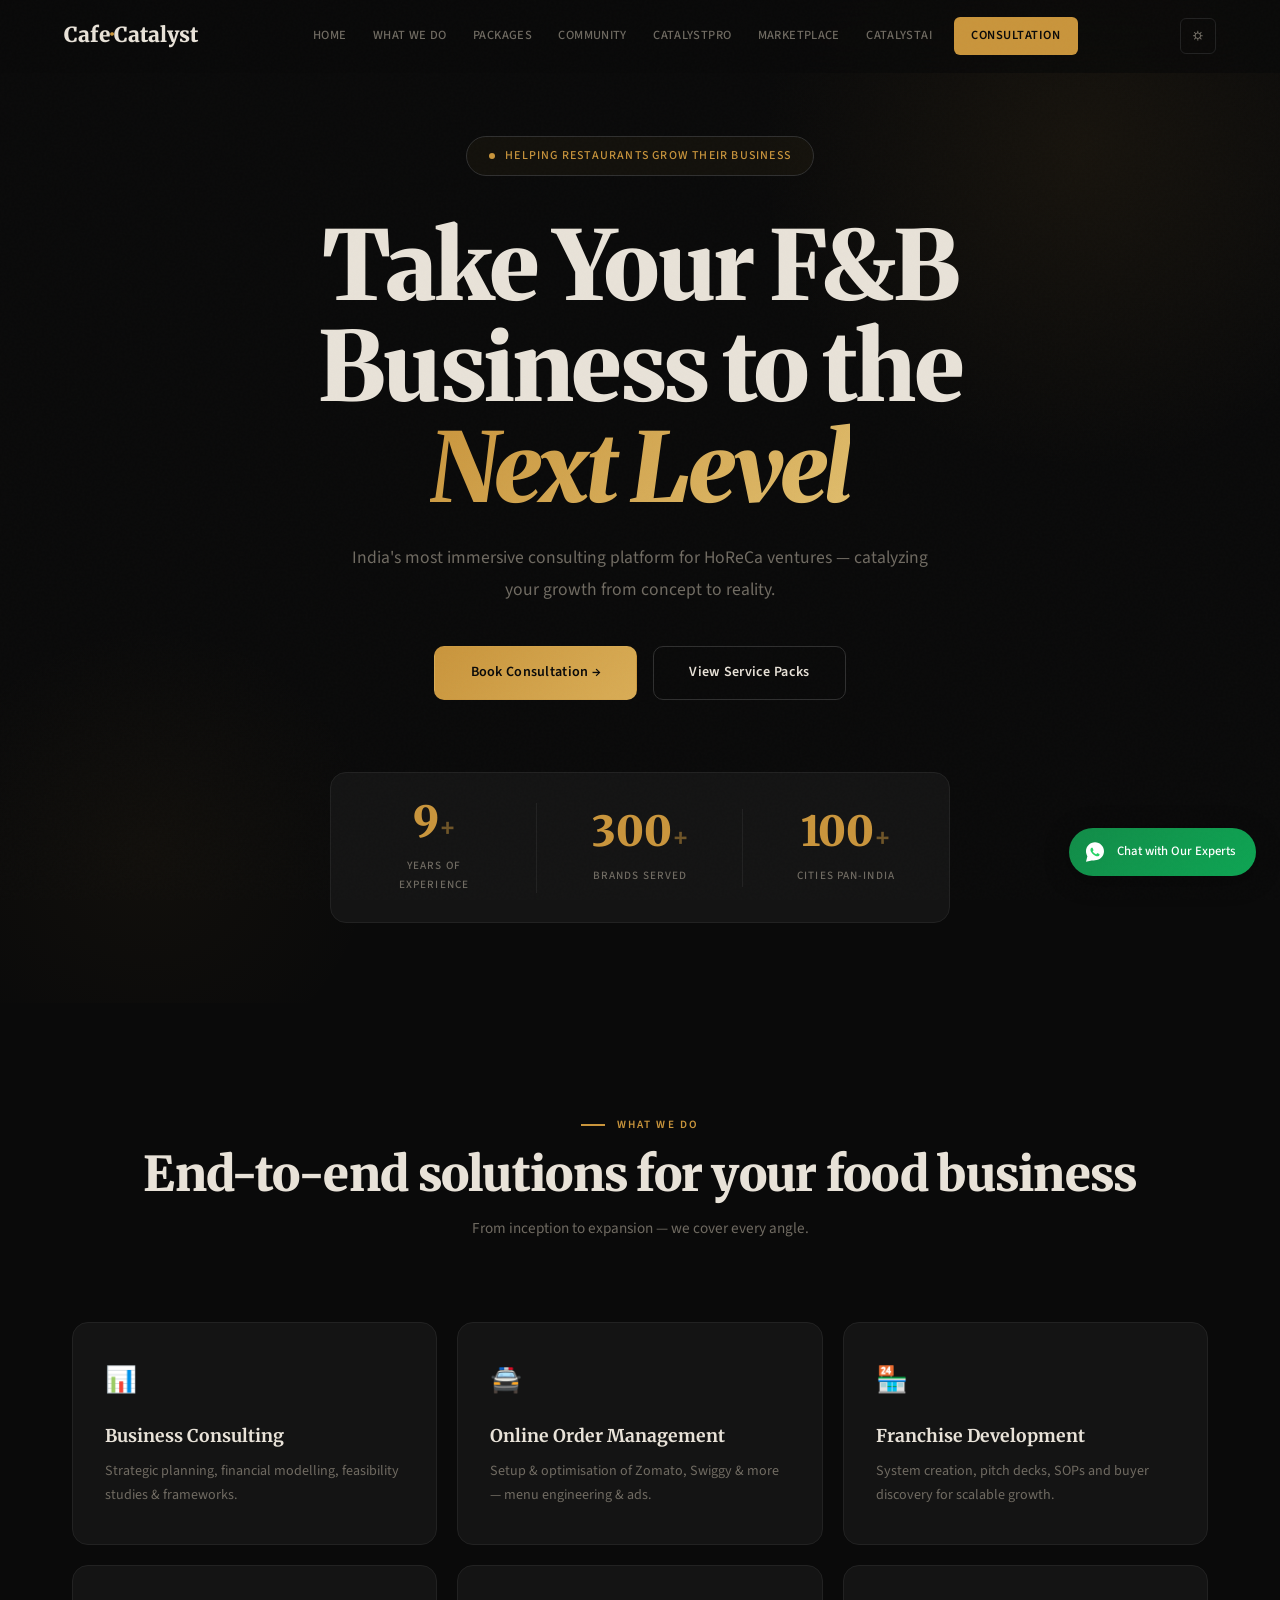
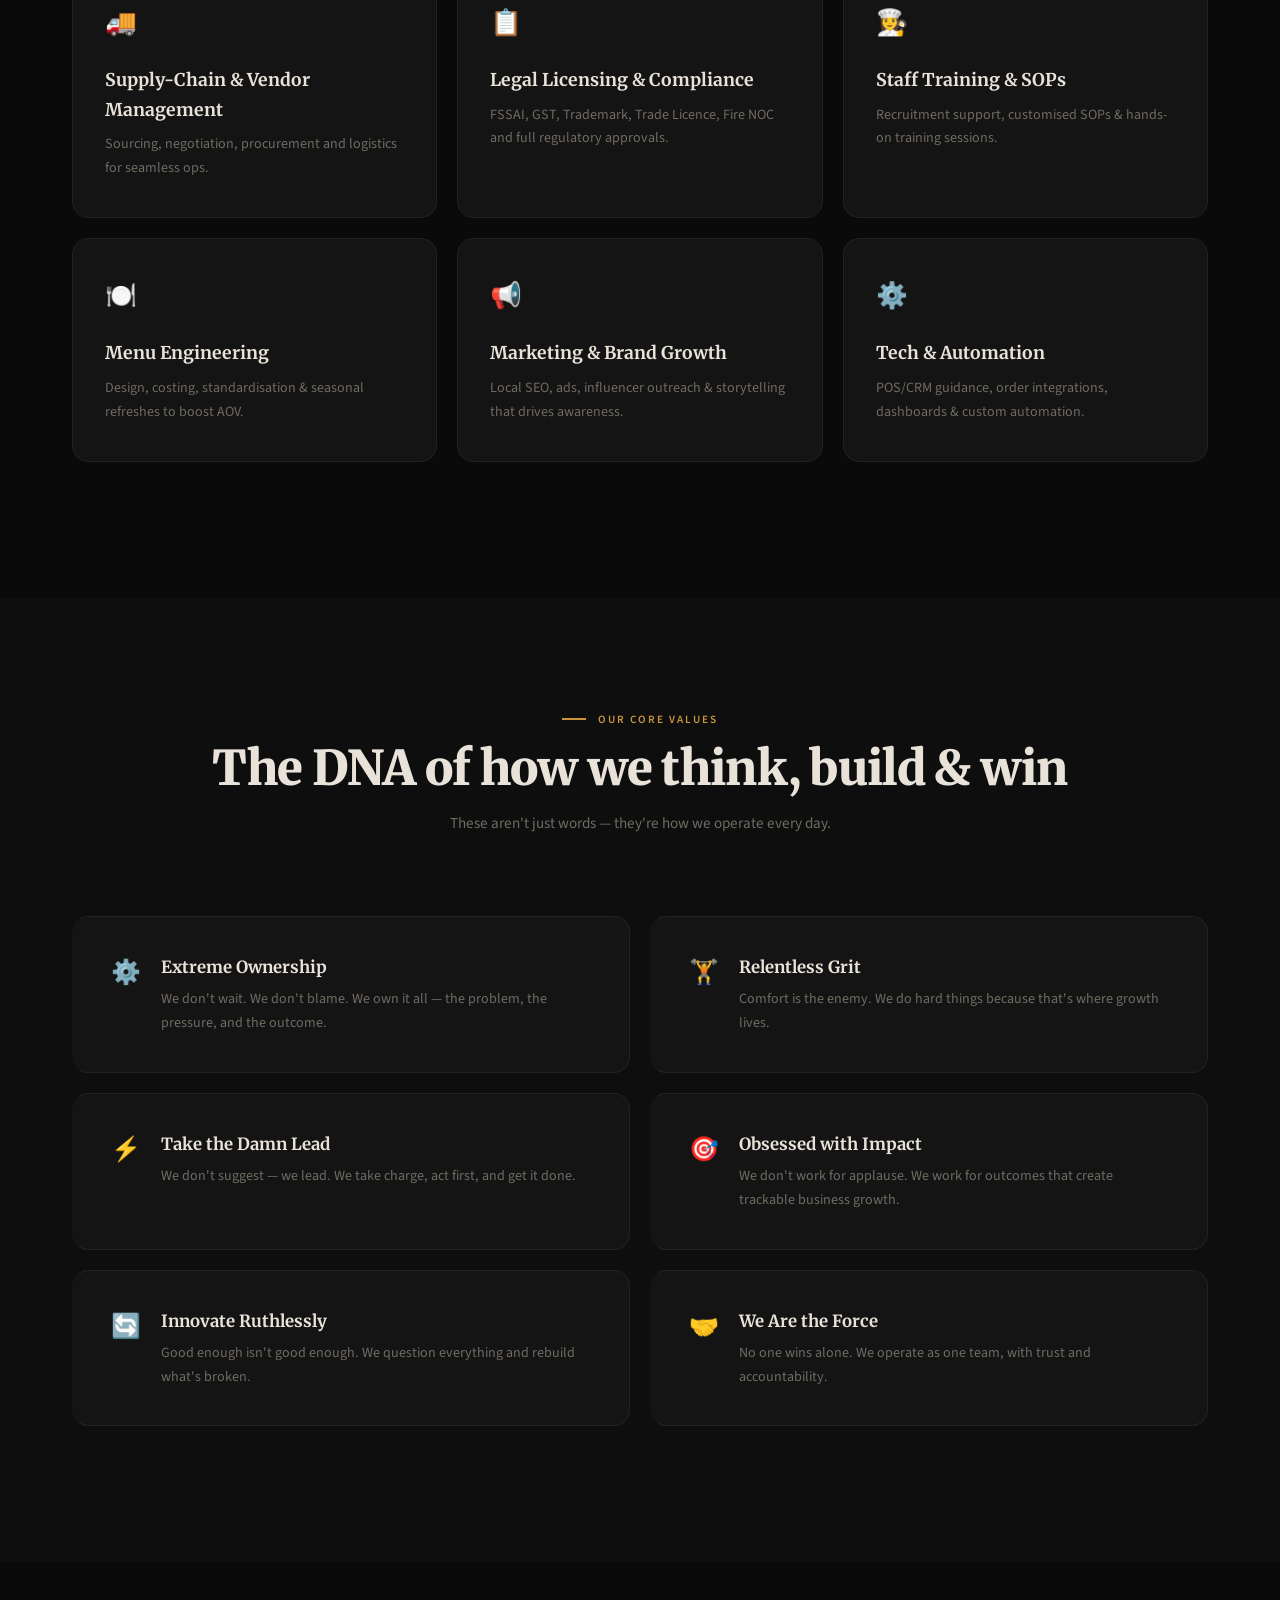
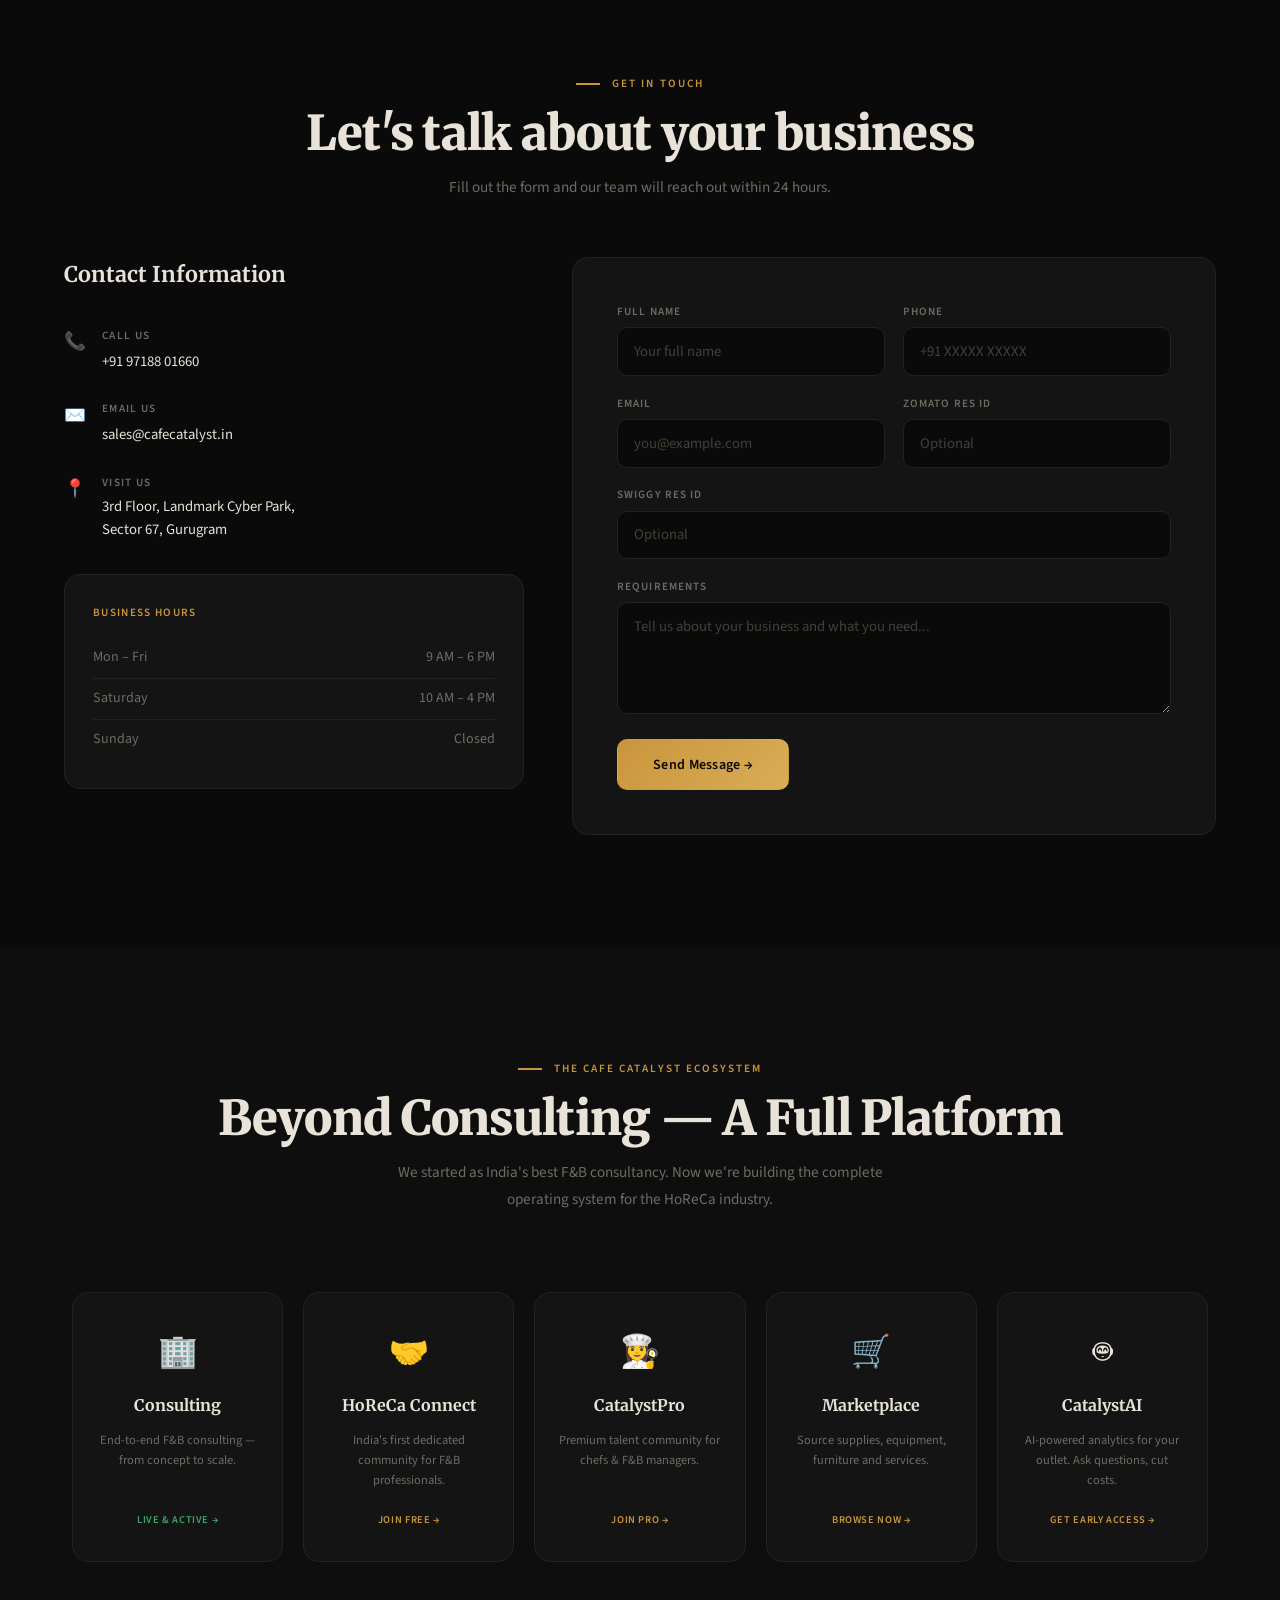
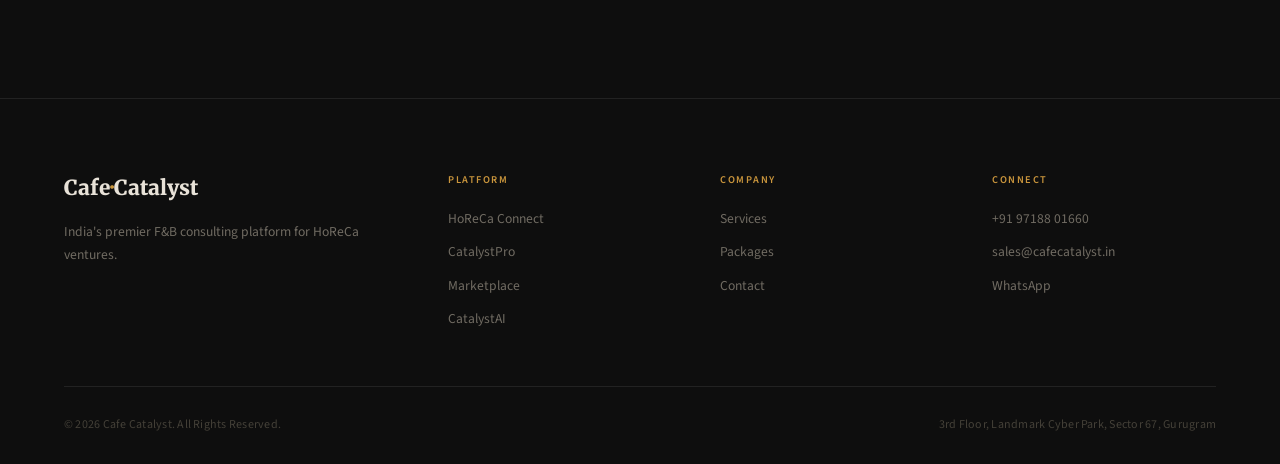
<file: index.html>
<!DOCTYPE html>
<html lang="en">
<head>
  <meta charset="UTF-8" />
  <meta name="viewport" content="width=device-width, initial-scale=1.0" />
  <meta name="description" content="India's most immersive consulting platform for HoReCa ventures — catalyzing your growth from concept to reality." />
  <title>Cafe Catalyst – India's Premier F&amp;B Consulting</title>
  <link rel="preconnect" href="https://fonts.googleapis.com" />
  <link rel="preconnect" href="https://fonts.gstatic.com" crossorigin />
  <link href="https://fonts.googleapis.com/css2?family=Merriweather:wght@300;400;700;900&family=Source+Sans+3:wght@300;400;500;600;700&display=swap" rel="stylesheet" />
  <link rel="stylesheet" href="style.css" />
</head>
<body>

  <!-- PRELOADER -->
  <div class="preloader" id="preloader"><span class="preloader-logo">Cafe<span class="logo-dot">&middot;</span>Catalyst</span></div>

  <!-- NAVBAR -->
  <header class="navbar" id="navbar">
    <div class="nav-inner">
      <a href="index.html" class="nav-logo">Cafe<span class="logo-dot">&middot;</span>Catalyst</a>
      <nav class="nav-links" id="navLinks" aria-label="Main">
        <a href="index.html" class="nav-link active">Home</a>
        <a href="#services" class="nav-link">What We Do</a>
        <a href="packages.html" class="nav-link">Packages</a>
        <a href="community.html" class="nav-link">Community</a>
        <a href="pro.html" class="nav-link">CatalystPro</a>
        <a href="marketplace.html" class="nav-link">Marketplace</a>
        <a href="ai.html" class="nav-link">CatalystAI</a>
        <a href="#consultation" class="nav-link nav-cta">Consultation</a>
      </nav>
      <div class="nav-actions">
        <button class="dark-toggle" id="darkToggle" aria-label="Toggle theme">&#9788;</button>
        <button class="hamburger" id="hamburger" aria-label="Menu"><span></span><span></span><span></span></button>
      </div>
    </div>
    <nav class="mobile-nav" id="mobileNav" aria-label="Mobile">
      <a href="index.html" class="mobile-link">Home</a>
      <a href="#services" class="mobile-link">What We Do</a>
      <a href="packages.html" class="mobile-link">Packages</a>
      <a href="community.html" class="mobile-link">Community</a>
      <a href="pro.html" class="mobile-link">CatalystPro</a>
      <a href="marketplace.html" class="mobile-link">Marketplace</a>
      <a href="ai.html" class="mobile-link">CatalystAI</a>
      <a href="#consultation" class="mobile-link cta-link">Book Consultation</a>
    </nav>
  </header>

  <!-- HERO -->
  <section class="hero" id="home">
    <div class="hero-inner">
      <div class="hero-tag"><span class="hero-tag-dot"></span>Helping Restaurants Grow Their Business</div>
      <h1 class="hero-heading">Take Your F&amp;B<br>Business to the<br><span class="hero-accent">Next Level</span></h1>
      <p class="hero-sub">India's most immersive consulting platform for HoReCa ventures &mdash; catalyzing your growth from concept to reality.</p>
      <div class="hero-btns">
        <a href="#consultation" class="btn btn-primary">Book Consultation &rarr;</a>
        <a href="packages.html" class="btn btn-outline">View Service Packs</a>
      </div>
      <div class="hero-stats">
        <div class="stat"><span class="stat-num" data-target="9">0</span><span class="stat-plus">+</span><span class="stat-label">Years of Experience</span></div>
        <div class="stat"><span class="stat-num" data-target="300">0</span><span class="stat-plus">+</span><span class="stat-label">Brands Served</span></div>
        <div class="stat"><span class="stat-num" data-target="100">0</span><span class="stat-plus">+</span><span class="stat-label">Cities Pan-India</span></div>
      </div>
    </div>
  </section>

  <!-- WHAT WE DO -->
  <section class="section" id="services">
    <div class="container">
      <div class="section-header center">
        <p class="section-eyebrow">What We Do</p>
        <h2 class="section-title">End-to-end solutions for your food business</h2>
        <p class="section-sub">From inception to expansion &mdash; we cover every angle.</p>
      </div>
      <div class="services-grid">
        <div class="service-card reveal"><span class="card-icon">&#128202;</span><h3>Business Consulting</h3><p>Strategic planning, financial modelling, feasibility studies &amp; frameworks.</p></div>
        <div class="service-card reveal"><span class="card-icon">&#128660;</span><h3>Online Order Management</h3><p>Setup &amp; optimisation of Zomato, Swiggy &amp; more &mdash; menu engineering &amp; ads.</p></div>
        <div class="service-card reveal"><span class="card-icon">&#127978;</span><h3>Franchise Development</h3><p>System creation, pitch decks, SOPs and buyer discovery for scalable growth.</p></div>
        <div class="service-card reveal"><span class="card-icon">&#128666;</span><h3>Supply-Chain &amp; Vendor Management</h3><p>Sourcing, negotiation, procurement and logistics for seamless ops.</p></div>
        <div class="service-card reveal"><span class="card-icon">&#128203;</span><h3>Legal Licensing &amp; Compliance</h3><p>FSSAI, GST, Trademark, Trade Licence, Fire NOC and full regulatory approvals.</p></div>
        <div class="service-card reveal"><span class="card-icon">&#128105;&zwj;&#127859;</span><h3>Staff Training &amp; SOPs</h3><p>Recruitment support, customised SOPs &amp; hands-on training sessions.</p></div>
        <div class="service-card reveal"><span class="card-icon">&#127869;&#65039;</span><h3>Menu Engineering</h3><p>Design, costing, standardisation &amp; seasonal refreshes to boost AOV.</p></div>
        <div class="service-card reveal"><span class="card-icon">&#128226;</span><h3>Marketing &amp; Brand Growth</h3><p>Local SEO, ads, influencer outreach &amp; storytelling that drives awareness.</p></div>
        <div class="service-card reveal"><span class="card-icon">&#9881;&#65039;</span><h3>Tech &amp; Automation</h3><p>POS/CRM guidance, order integrations, dashboards &amp; custom automation.</p></div>
      </div>
    </div>
  </section>

  <!-- CORE VALUES -->
  <section class="section section-alt">
    <div class="container">
      <div class="section-header center">
        <p class="section-eyebrow">Our Core Values</p>
        <h2 class="section-title">The DNA of how we think, build &amp; win</h2>
        <p class="section-sub">These aren't just words &mdash; they're how we operate every day.</p>
      </div>
      <div class="values-grid">
        <div class="value-card reveal"><span class="value-icon">&#9881;&#65039;</span><div><h3>Extreme Ownership</h3><p>We don't wait. We don't blame. We own it all &mdash; the problem, the pressure, and the outcome.</p></div></div>
        <div class="value-card reveal"><span class="value-icon">&#127947;&#65039;</span><div><h3>Relentless Grit</h3><p>Comfort is the enemy. We do hard things because that's where growth lives.</p></div></div>
        <div class="value-card reveal"><span class="value-icon">&#9889;</span><div><h3>Take the Damn Lead</h3><p>We don't suggest &mdash; we lead. We take charge, act first, and get it done.</p></div></div>
        <div class="value-card reveal"><span class="value-icon">&#127919;</span><div><h3>Obsessed with Impact</h3><p>We don't work for applause. We work for outcomes that create trackable business growth.</p></div></div>
        <div class="value-card reveal"><span class="value-icon">&#128260;</span><div><h3>Innovate Ruthlessly</h3><p>Good enough isn't good enough. We question everything and rebuild what's broken.</p></div></div>
        <div class="value-card reveal"><span class="value-icon">&#129309;</span><div><h3>We Are the Force</h3><p>No one wins alone. We operate as one team, with trust and accountability.</p></div></div>
      </div>
    </div>
  </section>

  <!-- CONSULTATION -->
  <section class="section" id="consultation">
    <div class="container">
      <div class="section-header center">
        <p class="section-eyebrow">Get in Touch</p>
        <h2 class="section-title">Let's talk about your business</h2>
        <p class="section-sub">Fill out the form and our team will reach out within 24 hours.</p>
      </div>
      <div class="contact-grid">
        <div class="contact-info">
          <h3>Contact Information</h3>
          <div class="contact-item"><span class="contact-icon">&#128222;</span><div><p class="contact-label">Call Us</p><a href="tel:+919718801660" class="contact-value">+91 97188 01660</a></div></div>
          <div class="contact-item"><span class="contact-icon">&#9993;&#65039;</span><div><p class="contact-label">Email Us</p><a href="mailto:sales@cafecatalyst.in" class="contact-value">sales@cafecatalyst.in</a></div></div>
          <div class="contact-item"><span class="contact-icon">&#128205;</span><div><p class="contact-label">Visit Us</p><p class="contact-value">3rd Floor, Landmark Cyber Park,<br>Sector 67, Gurugram</p></div></div>
          <div class="hours-box">
            <p class="hours-title">Business Hours</p>
            <div class="hours-row"><span>Mon &ndash; Fri</span><span>9 AM &ndash; 6 PM</span></div>
            <div class="hours-row"><span>Saturday</span><span>10 AM &ndash; 4 PM</span></div>
            <div class="hours-row"><span>Sunday</span><span>Closed</span></div>
          </div>
        </div>
        <div class="contact-form-wrap">
          <form class="contact-form" id="contactForm" novalidate>
            <div class="form-row">
              <div class="form-group"><label for="fullName">Full Name</label><input type="text" id="fullName" placeholder="Your full name" autocomplete="name" /></div>
              <div class="form-group"><label for="phone">Phone</label><input type="tel" id="phone" placeholder="+91 XXXXX XXXXX" autocomplete="tel" /></div>
            </div>
            <div class="form-row">
              <div class="form-group"><label for="email">Email</label><input type="email" id="email" placeholder="you@example.com" autocomplete="email" /></div>
              <div class="form-group"><label for="zomatoId">Zomato Res ID</label><input type="text" id="zomatoId" placeholder="Optional" /></div>
            </div>
            <div class="form-group"><label for="swiggyId">Swiggy Res ID</label><input type="text" id="swiggyId" placeholder="Optional" /></div>
            <div class="form-group"><label for="requirements">Requirements</label><textarea id="requirements" rows="4" placeholder="Tell us about your business and what you need..."></textarea></div>
            <button type="submit" class="btn btn-primary form-submit">Send Message &rarr;</button>
            <p class="form-success" id="formSuccess" role="status">Message sent! We'll get back to you within 24 hours.</p>
          </form>
        </div>
      </div>
    </div>
  </section>

  <!-- ECOSYSTEM -->
  <section class="section section-alt">
    <div class="container">
      <div class="section-header center">
        <p class="section-eyebrow">The Cafe Catalyst Ecosystem</p>
        <h2 class="section-title">Beyond Consulting &mdash; A Full Platform</h2>
        <p class="section-sub">We started as India's best F&amp;B consultancy. Now we're building the complete operating system for the HoReCa industry.</p>
      </div>
      <div class="ecosystem-grid">
        <a href="index.html#services" class="eco-card reveal"><span class="eco-icon">&#127970;</span><h3>Consulting</h3><p>End-to-end F&amp;B consulting &mdash; from concept to scale.</p><span class="eco-badge eco-live">Live &amp; Active &rarr;</span></a>
        <a href="community.html" class="eco-card reveal"><span class="eco-icon">&#129309;</span><h3>HoReCa Connect</h3><p>India's first dedicated community for F&amp;B professionals.</p><span class="eco-badge">Join Free &rarr;</span></a>
        <a href="pro.html" class="eco-card reveal"><span class="eco-icon">&#128105;&zwj;&#127859;</span><h3>CatalystPro</h3><p>Premium talent community for chefs &amp; F&amp;B managers.</p><span class="eco-badge">Join Pro &rarr;</span></a>
        <a href="marketplace.html" class="eco-card reveal"><span class="eco-icon">&#128722;</span><h3>Marketplace</h3><p>Source supplies, equipment, furniture and services.</p><span class="eco-badge">Browse Now &rarr;</span></a>
        <a href="ai.html" class="eco-card reveal"><span class="eco-icon">&#129302;</span><h3>CatalystAI</h3><p>AI-powered analytics for your outlet. Ask questions, cut costs.</p><span class="eco-badge">Get Early Access &rarr;</span></a>
      </div>
    </div>
  </section>

  <!-- FOOTER -->
  <footer class="footer">
    <div class="container">
      <div class="footer-grid">
        <div class="footer-brand">
          <p class="footer-logo">Cafe<span class="logo-dot">&middot;</span>Catalyst</p>
          <p class="footer-tagline">India's premier F&amp;B consulting platform for HoReCa ventures.</p>
        </div>
        <div class="footer-col">
          <p class="footer-heading">Platform</p>
          <a href="community.html">HoReCa Connect</a>
          <a href="pro.html">CatalystPro</a>
          <a href="marketplace.html">Marketplace</a>
          <a href="ai.html">CatalystAI</a>
        </div>
        <div class="footer-col">
          <p class="footer-heading">Company</p>
          <a href="index.html#services">Services</a>
          <a href="packages.html">Packages</a>
          <a href="index.html#consultation">Contact</a>
        </div>
        <div class="footer-col">
          <p class="footer-heading">Connect</p>
          <a href="tel:+919718801660">+91 97188 01660</a>
          <a href="mailto:sales@cafecatalyst.in">sales@cafecatalyst.in</a>
          <a href="https://wa.me/919718801660" target="_blank" rel="noopener">WhatsApp</a>
        </div>
      </div>
      <div class="footer-bottom">
        <p class="footer-copy">&copy; <span id="year"></span> Cafe Catalyst. All Rights Reserved.</p>
        <p class="footer-copy">3rd Floor, Landmark Cyber Park, Sector 67, Gurugram</p>
      </div>
    </div>
  </footer>

  <!-- WHATSAPP -->
  <a href="https://wa.me/919718801660?text=Hi%20Cafe%20Catalyst%2C%20I'd%20like%20to%20know%20more%20about%20your%20services" class="whatsapp-btn" target="_blank" rel="noopener" aria-label="Chat on WhatsApp">
    <svg viewBox="0 0 32 32" fill="none" width="24" height="24"><path d="M16 3C9.373 3 4 8.373 4 15c0 2.385.67 4.61 1.832 6.5L4 29l7.697-1.813A12.94 12.94 0 0 0 16 27c6.627 0 12-5.373 12-12S22.627 3 16 3Z" fill="#fff"/><path d="M21.5 18.5c-.3-.15-1.77-.87-2.04-.97-.28-.1-.48-.15-.68.15-.2.3-.77.97-.95 1.17-.17.2-.35.22-.65.07-.3-.15-1.27-.47-2.42-1.49-.9-.8-1.5-1.78-1.68-2.08-.17-.3-.02-.46.13-.61.14-.13.3-.35.45-.52.15-.17.2-.3.3-.5.1-.2.05-.37-.02-.52-.08-.15-.68-1.63-.93-2.23-.24-.58-.49-.5-.68-.51-.17-.01-.37-.01-.57-.01s-.52.07-.8.37c-.27.3-1.04 1.02-1.04 2.48s1.07 2.88 1.22 3.08c.15.2 2.1 3.2 5.08 4.49.71.31 1.26.49 1.69.63.71.23 1.36.2 1.87.12.57-.09 1.77-.72 2.02-1.42.25-.7.25-1.3.17-1.42-.07-.12-.27-.2-.57-.35Z" fill="#25D366"/></svg>
    <span>Chat with Our Experts</span>
  </a>

  <!-- BACK TO TOP -->
  <button class="back-to-top" id="backToTop" aria-label="Back to top">&uarr;</button>

  <script src="script.js"></script>
</body>
</html>
</file>
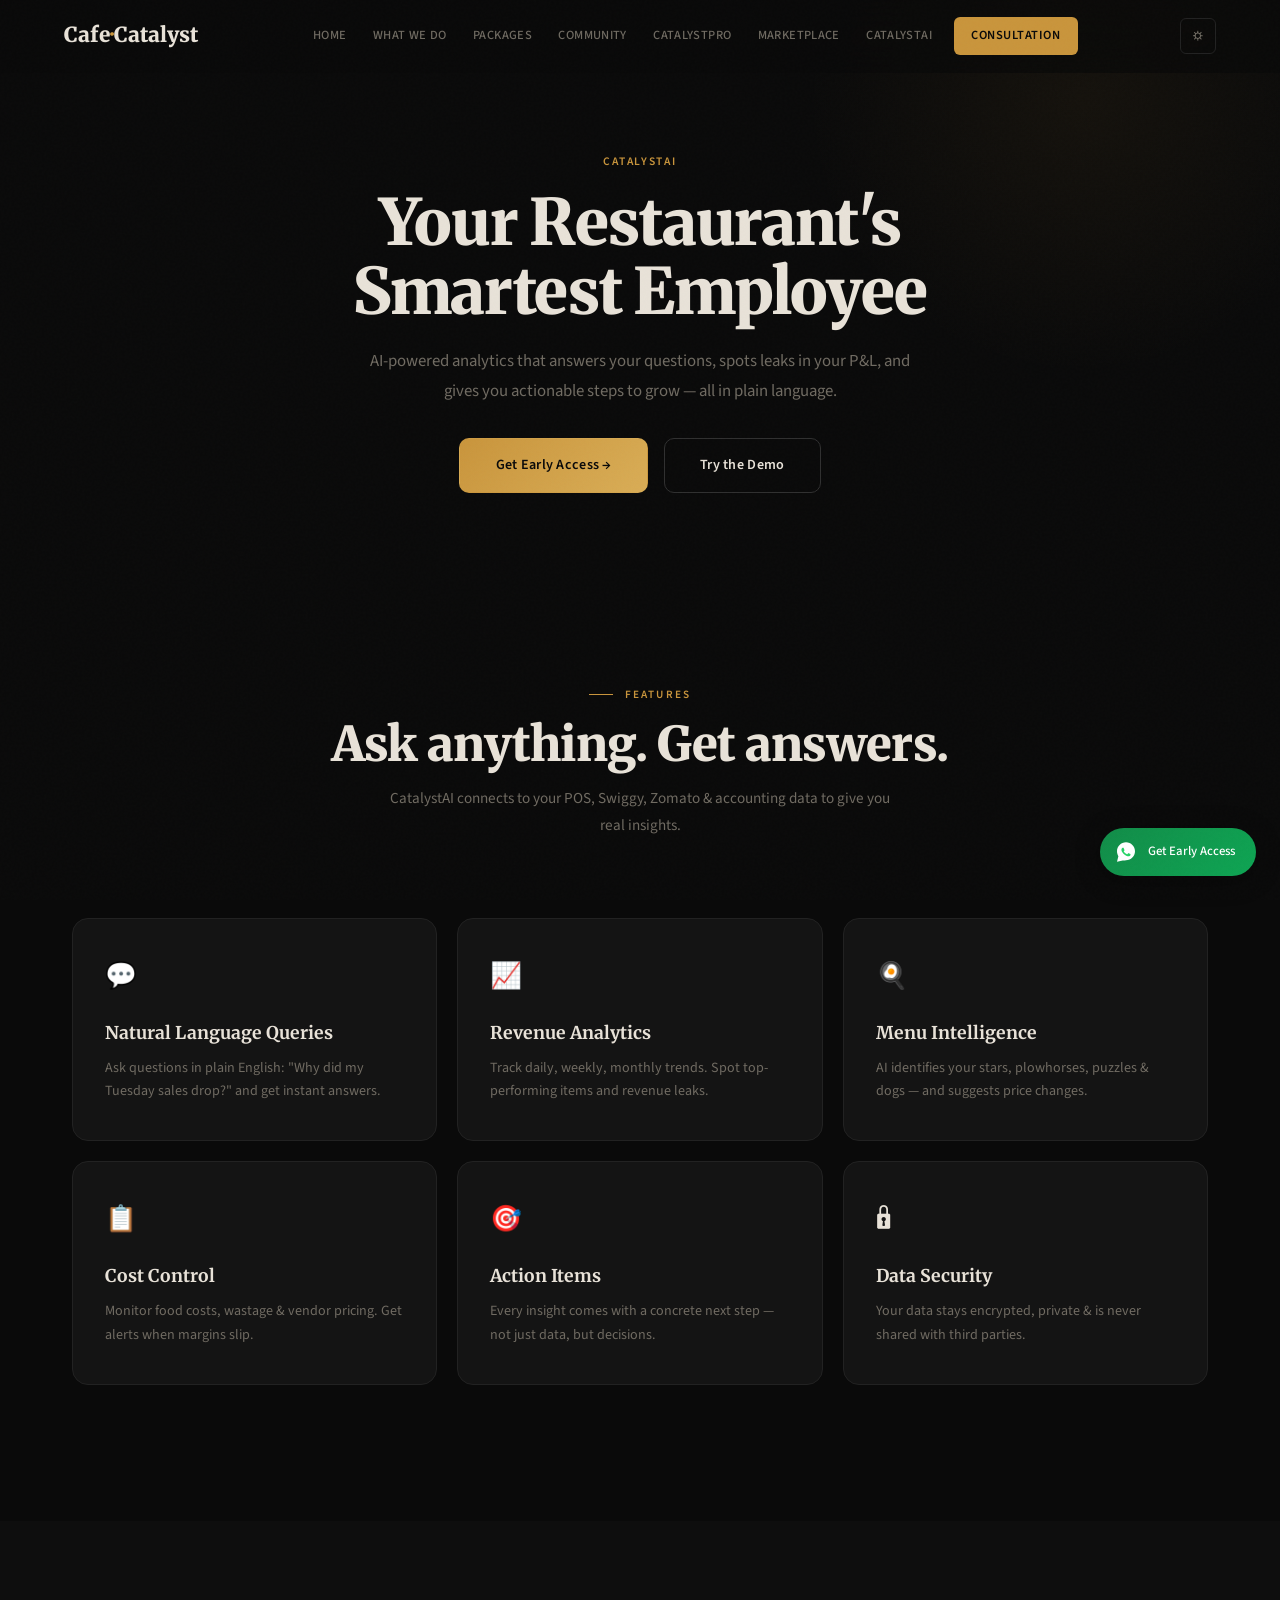
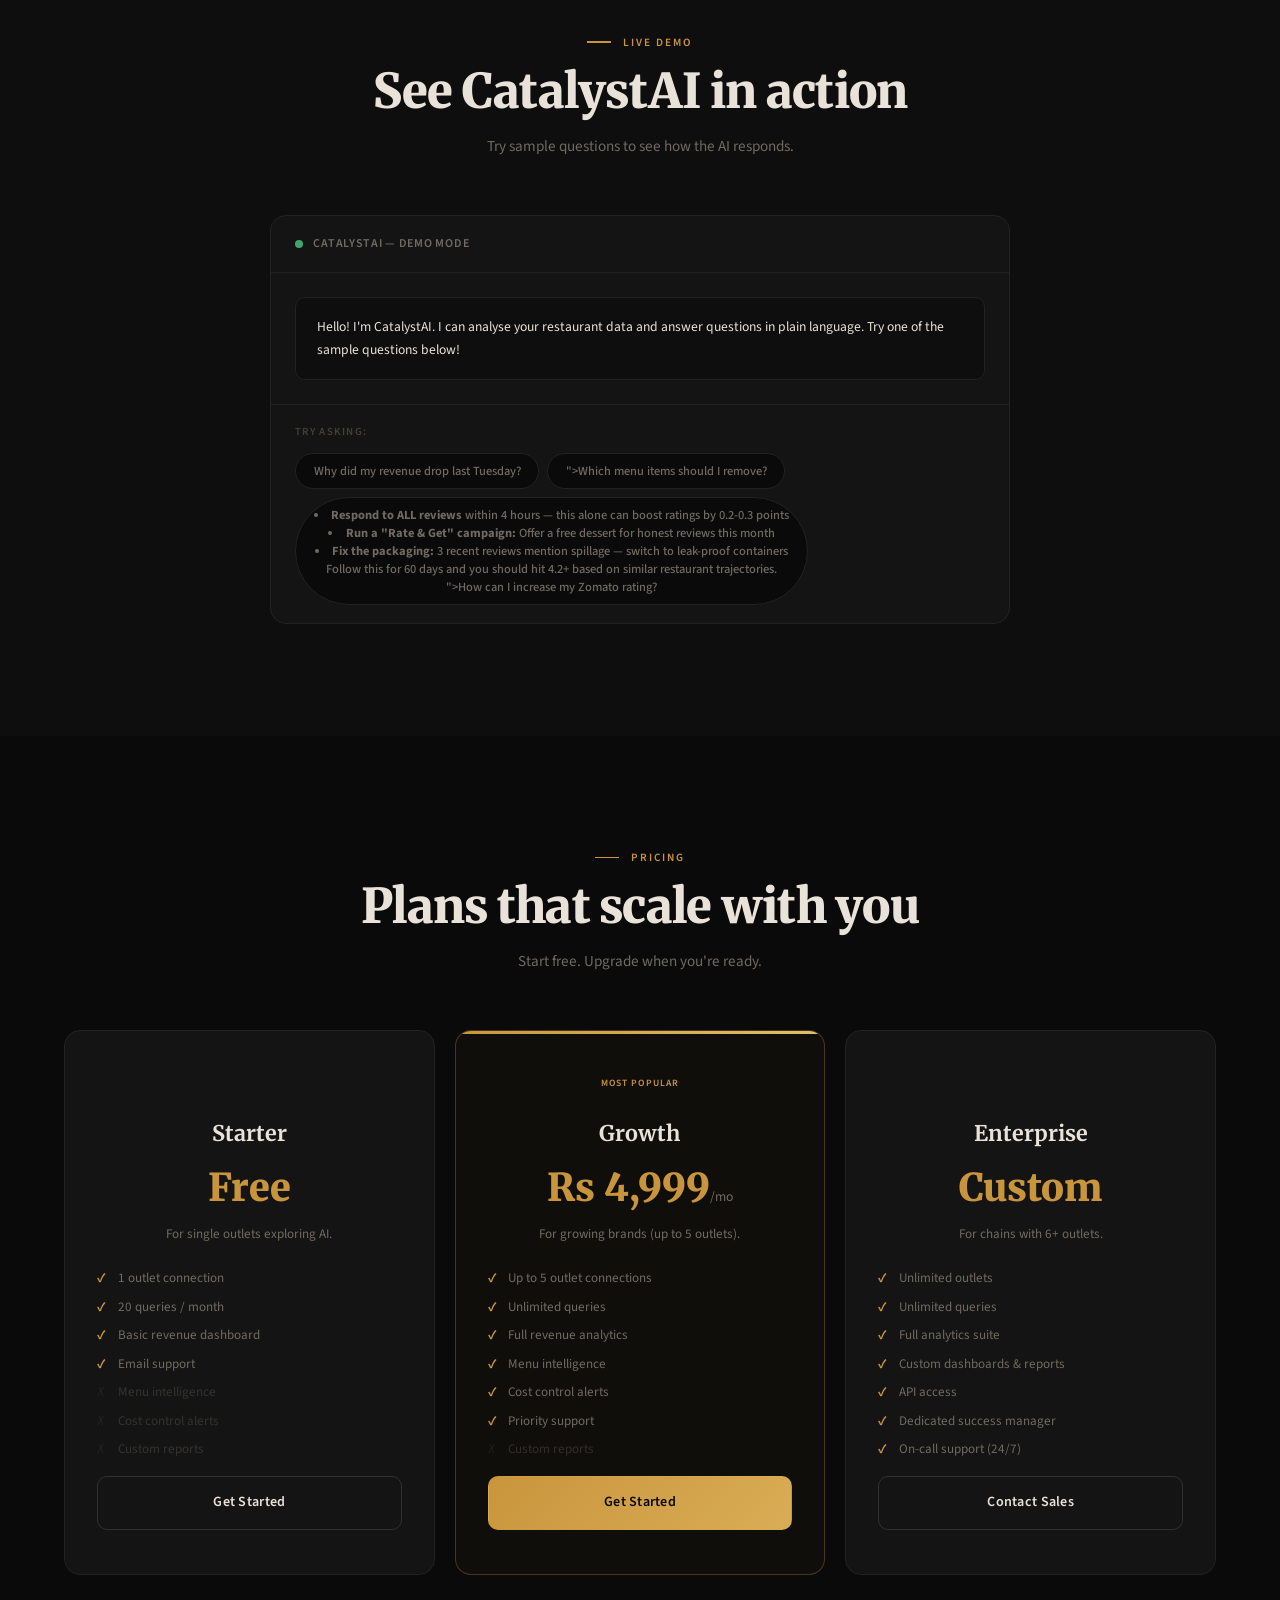
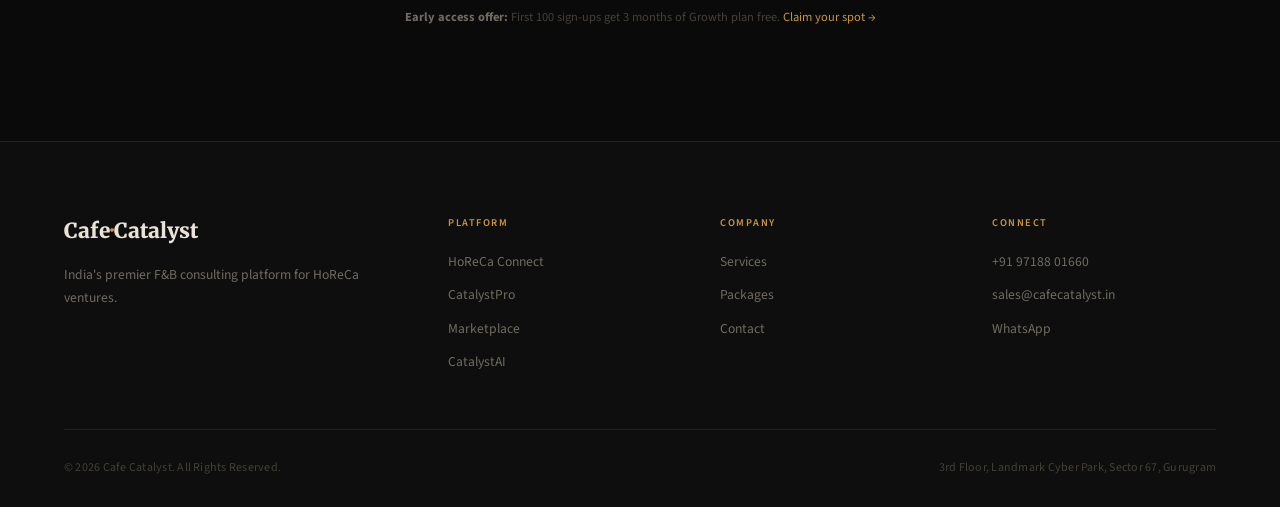
<file: ai.html>
<!DOCTYPE html>
<html lang="en">
<head>
  <meta charset="UTF-8" />
  <meta name="viewport" content="width=device-width, initial-scale=1.0" />
  <meta name="description" content="CatalystAI — AI-powered analytics for restaurants. Ask questions, get insights, cut costs and grow revenue." />
  <title>CatalystAI – Cafe Catalyst</title>
  <link rel="preconnect" href="https://fonts.googleapis.com" />
  <link rel="preconnect" href="https://fonts.gstatic.com" crossorigin />
  <link href="https://fonts.googleapis.com/css2?family=Merriweather:wght@300;400;700;900&family=Source+Sans+3:wght@300;400;500;600;700&display=swap" rel="stylesheet" />
  <link rel="stylesheet" href="style.css" />
</head>
<body>

  <div class="preloader" id="preloader"><span class="preloader-logo">Cafe<span class="logo-dot">&middot;</span>Catalyst</span></div>

  <header class="navbar" id="navbar">
    <div class="nav-inner">
      <a href="index.html" class="nav-logo">Cafe<span class="logo-dot">&middot;</span>Catalyst</a>
      <nav class="nav-links" id="navLinks" aria-label="Main">
        <a href="index.html" class="nav-link">Home</a>
        <a href="index.html#services" class="nav-link">What We Do</a>
        <a href="packages.html" class="nav-link">Packages</a>
        <a href="community.html" class="nav-link">Community</a>
        <a href="pro.html" class="nav-link">CatalystPro</a>
        <a href="marketplace.html" class="nav-link">Marketplace</a>
        <a href="ai.html" class="nav-link active">CatalystAI</a>
        <a href="index.html#consultation" class="nav-link nav-cta">Consultation</a>
      </nav>
      <div class="nav-actions">
        <button class="dark-toggle" id="darkToggle" aria-label="Toggle theme">&#9788;</button>
        <button class="hamburger" id="hamburger" aria-label="Menu"><span></span><span></span><span></span></button>
      </div>
    </div>
    <nav class="mobile-nav" id="mobileNav" aria-label="Mobile">
      <a href="index.html" class="mobile-link">Home</a>
      <a href="index.html#services" class="mobile-link">What We Do</a>
      <a href="packages.html" class="mobile-link">Packages</a>
      <a href="community.html" class="mobile-link">Community</a>
      <a href="pro.html" class="mobile-link">CatalystPro</a>
      <a href="marketplace.html" class="mobile-link">Marketplace</a>
      <a href="ai.html" class="mobile-link">CatalystAI</a>
      <a href="index.html#consultation" class="mobile-link cta-link">Book Consultation</a>
    </nav>
  </header>

  <!-- HERO -->
  <section class="page-hero">
    <div class="container">
      <p class="hero-eyebrow">CatalystAI</p>
      <h1 class="page-hero-title">Your Restaurant's<br>Smartest Employee</h1>
      <p class="page-hero-sub">AI-powered analytics that answers your questions, spots leaks in your P&amp;L, and gives you actionable steps to grow &mdash; all in plain language.</p>
      <div style="display:flex;gap:1rem;justify-content:center;flex-wrap:wrap;margin-top:2rem;">
        <a href="index.html#consultation" class="btn btn-primary">Get Early Access &rarr;</a>
        <a href="#demo" class="btn btn-outline">Try the Demo</a>
      </div>
    </div>
  </section>

  <!-- FEATURES -->
  <section class="section">
    <div class="container">
      <div class="section-header center">
        <p class="section-eyebrow">Features</p>
        <h2 class="section-title">Ask anything. Get answers.</h2>
        <p class="section-sub">CatalystAI connects to your POS, Swiggy, Zomato &amp; accounting data to give you real insights.</p>
      </div>
      <div class="services-grid">
        <div class="service-card reveal"><span class="card-icon">&#128172;</span><h3>Natural Language Queries</h3><p>Ask questions in plain English: "Why did my Tuesday sales drop?" and get instant answers.</p></div>
        <div class="service-card reveal"><span class="card-icon">&#128200;</span><h3>Revenue Analytics</h3><p>Track daily, weekly, monthly trends. Spot top-performing items and revenue leaks.</p></div>
        <div class="service-card reveal"><span class="card-icon">&#127859;</span><h3>Menu Intelligence</h3><p>AI identifies your stars, plowhorses, puzzles &amp; dogs &mdash; and suggests price changes.</p></div>
        <div class="service-card reveal"><span class="card-icon">&#128203;</span><h3>Cost Control</h3><p>Monitor food costs, wastage &amp; vendor pricing. Get alerts when margins slip.</p></div>
        <div class="service-card reveal"><span class="card-icon">&#127919;</span><h3>Action Items</h3><p>Every insight comes with a concrete next step &mdash; not just data, but decisions.</p></div>
        <div class="service-card reveal"><span class="card-icon">&#128274;</span><h3>Data Security</h3><p>Your data stays encrypted, private &amp; is never shared with third parties.</p></div>
      </div>
    </div>
  </section>

  <!-- LIVE DEMO -->
  <section class="section section-alt" id="demo">
    <div class="container">
      <div class="section-header center">
        <p class="section-eyebrow">Live Demo</p>
        <h2 class="section-title">See CatalystAI in action</h2>
        <p class="section-sub">Try sample questions to see how the AI responds.</p>
      </div>

      <div class="ai-demo-wrap">
        <div class="ai-chat-window">
          <div class="ai-chat-header">
            <span class="ai-dot"></span>
            <span class="ai-chat-title">CatalystAI &mdash; Demo Mode</span>
          </div>
          <div class="ai-chat-body" id="aiChatBody">
            <div class="ai-msg bot-msg">Hello! I'm CatalystAI. I can analyse your restaurant data and answer questions in plain language. Try one of the sample questions below!</div>
          </div>
          <div class="ai-demo-questions">
            <p class="ai-demo-label">Try asking:</p>
            <div class="ai-q-chips">
              <button class="ai-chip" data-q="Why did my revenue drop last Tuesday?" data-a="Based on your sales data, Tuesday's revenue dropped <strong>22%</strong> compared to the prior week. Here are the key factors:<br><ol><li><strong>Weather impact:</strong> Heavy rainfall reduced footfall by ~35%</li><li><strong>Menu item unavailability:</strong> Your top 2 sellers (Butter Chicken, Paneer Tikka) were 86'd by 7 PM</li><li><strong>Zomato ratings dip:</strong> A 2-star review posted Monday may have affected online orders</li></ol><p><strong>Action:</strong> Consider a rainy-day promo, maintain safety stock for top sellers, and respond to negative reviews within 4 hours.</p>">Why did my revenue drop last Tuesday?</button>
              <button class="ai-chip" data-q="Which menu items should I remove?" data-a="Based on the last 90 days of sales &amp; cost data, here's your menu engineering breakdown:<br><br><strong>&#9733; Stars (high profit, high volume):</strong> Butter Chicken, Margherita Pizza &mdash; keep promoting<br><strong>&#128008; Plowhorses (low profit, high volume):</strong> Classic Burger, Dal Makhani &mdash; raise price by Rs 20-30<br><strong>&#10068; Puzzles (high profit, low volume):</strong> Truffle Pasta, Lamb Shank &mdash; feature on specials board<br><strong>&#128008; Dogs (low profit, low volume):</strong> Caesar Salad, Fish Fingers &mdash; <strong>consider removing these</strong><br><br><p>Removing the 2 "Dogs" could save ~Rs 15,000/month in ingredient costs alone.</p>">Which menu items should I remove?</button>
              <button class="ai-chip" data-q="How can I increase my Zomato rating?" data-a="Your current Zomato rating is <strong>3.8</strong>. Here's a targeted plan to reach 4.3+:<br><ol><li><strong>Address the #1 complaint:</strong> 68% of negative reviews mention "delivery time" &mdash; optimise your kitchen prep flow for delivery orders</li><li><strong>Respond to ALL reviews</strong> within 4 hours &mdash; this alone can boost ratings by 0.2-0.3 points</li><li><strong>Run a "Rate &amp; Get" campaign:</strong> Offer a free dessert for honest reviews this month</li><li><strong>Fix the packaging:</strong> 3 recent reviews mention spillage &mdash; switch to leak-proof containers</li></ol><p>Follow this for 60 days and you should hit 4.2+ based on similar restaurant trajectories.</p>">How can I increase my Zomato rating?</button>
            </div>
          </div>
        </div>
      </div>
    </div>
  </section>

  <!-- PRICING -->
  <section class="section">
    <div class="container">
      <div class="section-header center">
        <p class="section-eyebrow">Pricing</p>
        <h2 class="section-title">Plans that scale with you</h2>
        <p class="section-sub">Start free. Upgrade when you're ready.</p>
      </div>
      <div class="pricing-grid">
        <div class="price-card reveal">
          <p class="popular-flag">&nbsp;</p>
          <h3 class="price-tier">Starter</h3>
          <p class="price-amount">Free</p>
          <p class="price-desc">For single outlets exploring AI.</p>
          <ul class="price-features">
            <li class="yes">1 outlet connection</li>
            <li class="yes">20 queries / month</li>
            <li class="yes">Basic revenue dashboard</li>
            <li class="yes">Email support</li>
            <li class="no">Menu intelligence</li>
            <li class="no">Cost control alerts</li>
            <li class="no">Custom reports</li>
          </ul>
          <a href="index.html#consultation" class="btn btn-outline price-btn">Get Started</a>
        </div>
        <div class="price-card price-popular reveal">
          <p class="popular-flag">Most Popular</p>
          <h3 class="price-tier">Growth</h3>
          <p class="price-amount">Rs 4,999<span>/mo</span></p>
          <p class="price-desc">For growing brands (up to 5 outlets).</p>
          <ul class="price-features">
            <li class="yes">Up to 5 outlet connections</li>
            <li class="yes">Unlimited queries</li>
            <li class="yes">Full revenue analytics</li>
            <li class="yes">Menu intelligence</li>
            <li class="yes">Cost control alerts</li>
            <li class="yes">Priority support</li>
            <li class="no">Custom reports</li>
          </ul>
          <a href="index.html#consultation" class="btn btn-primary price-btn">Get Started</a>
        </div>
        <div class="price-card reveal">
          <p class="popular-flag">&nbsp;</p>
          <h3 class="price-tier">Enterprise</h3>
          <p class="price-amount">Custom</p>
          <p class="price-desc">For chains with 6+ outlets.</p>
          <ul class="price-features">
            <li class="yes">Unlimited outlets</li>
            <li class="yes">Unlimited queries</li>
            <li class="yes">Full analytics suite</li>
            <li class="yes">Custom dashboards &amp; reports</li>
            <li class="yes">API access</li>
            <li class="yes">Dedicated success manager</li>
            <li class="yes">On-call support (24/7)</li>
          </ul>
          <a href="index.html#consultation" class="btn btn-outline price-btn">Contact Sales</a>
        </div>
      </div>
      <p class="ai-powered-note"><strong>Early access offer:</strong> First 100 sign-ups get 3 months of Growth plan free. <a href="index.html#consultation" style="color:var(--accent);">Claim your spot &rarr;</a></p>
    </div>
  </section>

  <!-- FOOTER -->
  <footer class="footer">
    <div class="container">
      <div class="footer-grid">
        <div class="footer-brand"><p class="footer-logo">Cafe<span class="logo-dot">&middot;</span>Catalyst</p><p class="footer-tagline">India's premier F&amp;B consulting platform for HoReCa ventures.</p></div>
        <div class="footer-col"><p class="footer-heading">Platform</p><a href="community.html">HoReCa Connect</a><a href="pro.html">CatalystPro</a><a href="marketplace.html">Marketplace</a><a href="ai.html">CatalystAI</a></div>
        <div class="footer-col"><p class="footer-heading">Company</p><a href="index.html#services">Services</a><a href="packages.html">Packages</a><a href="index.html#consultation">Contact</a></div>
        <div class="footer-col"><p class="footer-heading">Connect</p><a href="tel:+919718801660">+91 97188 01660</a><a href="mailto:sales@cafecatalyst.in">sales@cafecatalyst.in</a><a href="https://wa.me/919718801660" target="_blank" rel="noopener">WhatsApp</a></div>
      </div>
      <div class="footer-bottom"><p class="footer-copy">&copy; <span id="year"></span> Cafe Catalyst. All Rights Reserved.</p><p class="footer-copy">3rd Floor, Landmark Cyber Park, Sector 67, Gurugram</p></div>
    </div>
  </footer>

  <a href="https://wa.me/919718801660?text=Hi%20Cafe%20Catalyst%2C%20I'd%20like%20to%20know%20about%20CatalystAI" class="whatsapp-btn" target="_blank" rel="noopener" aria-label="Chat on WhatsApp">
    <svg viewBox="0 0 32 32" fill="none" width="24" height="24"><path d="M16 3C9.373 3 4 8.373 4 15c0 2.385.67 4.61 1.832 6.5L4 29l7.697-1.813A12.94 12.94 0 0 0 16 27c6.627 0 12-5.373 12-12S22.627 3 16 3Z" fill="#fff"/><path d="M21.5 18.5c-.3-.15-1.77-.87-2.04-.97-.28-.1-.48-.15-.68.15-.2.3-.77.97-.95 1.17-.17.2-.35.22-.65.07-.3-.15-1.27-.47-2.42-1.49-.9-.8-1.5-1.78-1.68-2.08-.17-.3-.02-.46.13-.61.14-.13.3-.35.45-.52.15-.17.2-.3.3-.5.1-.2.05-.37-.02-.52-.08-.15-.68-1.63-.93-2.23-.24-.58-.49-.5-.68-.51-.17-.01-.37-.01-.57-.01s-.52.07-.8.37c-.27.3-1.04 1.02-1.04 2.48s1.07 2.88 1.22 3.08c.15.2 2.1 3.2 5.08 4.49.71.31 1.26.49 1.69.63.71.23 1.36.2 1.87.12.57-.09 1.77-.72 2.02-1.42.25-.7.25-1.3.17-1.42-.07-.12-.27-.2-.57-.35Z" fill="#25D366"/></svg>
    <span>Get Early Access</span>
  </a>

  <button class="back-to-top" id="backToTop" aria-label="Back to top">&uarr;</button>
  <script src="script.js"></script>
</body>
</html>
</file>
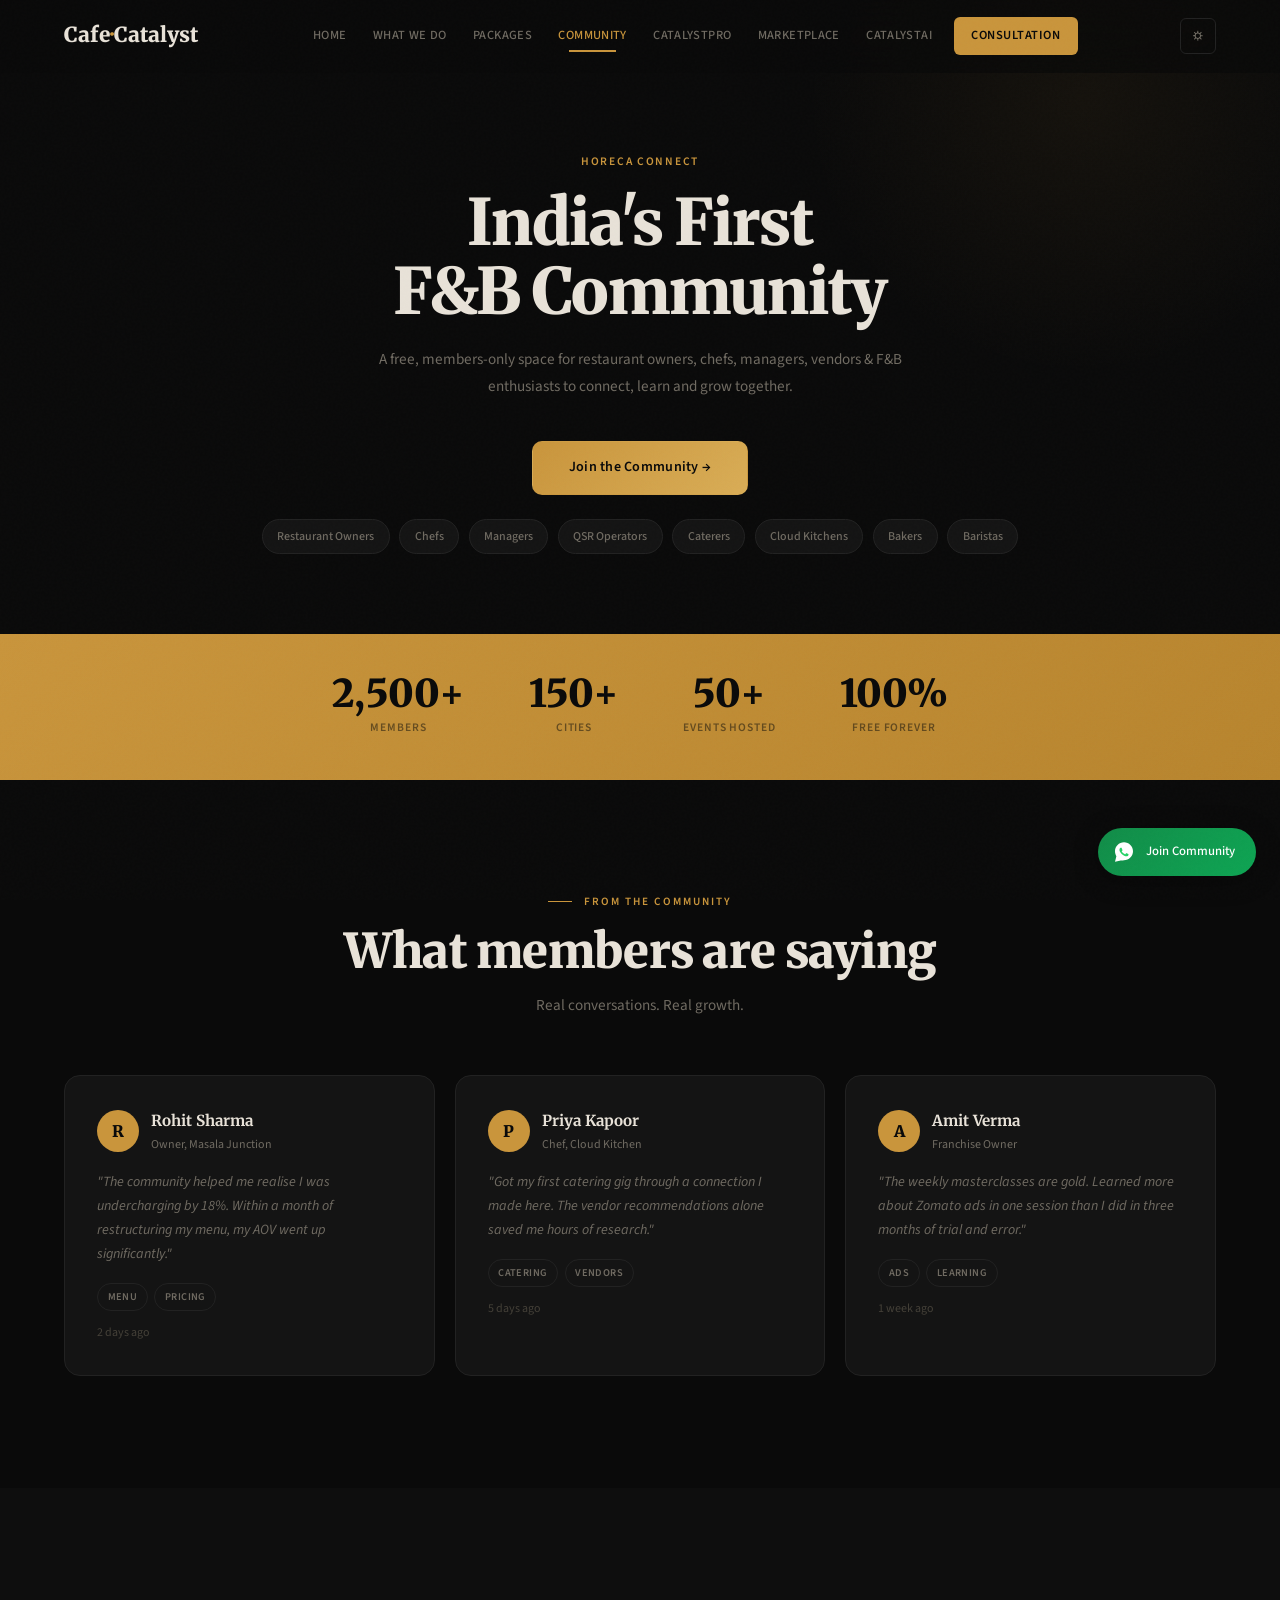
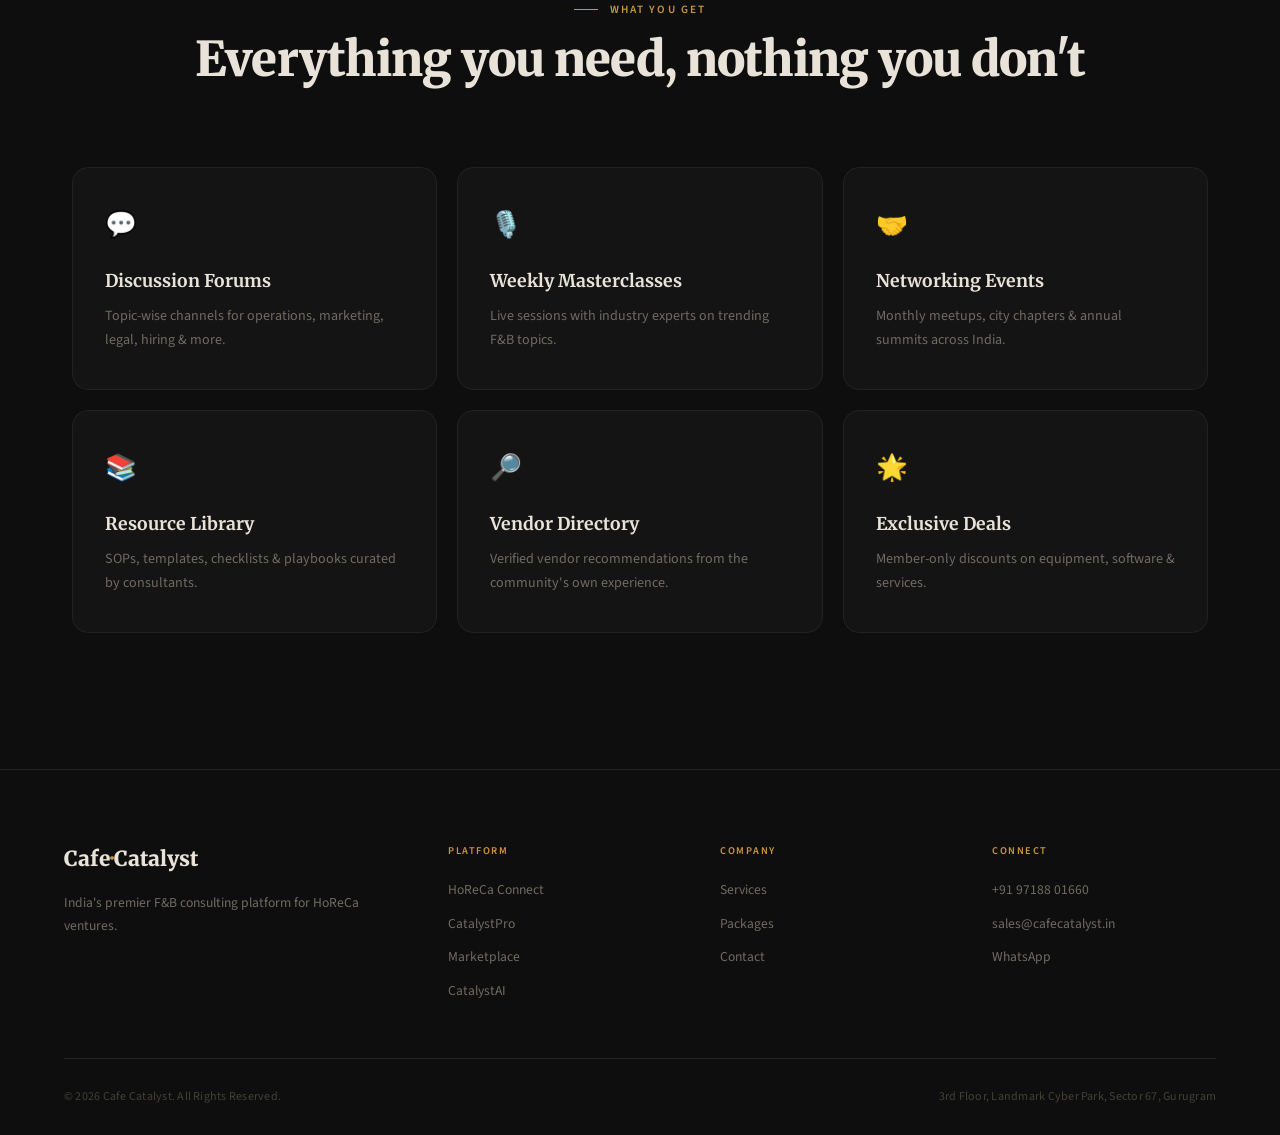
<file: community.html>
<!DOCTYPE html>
<html lang="en">
<head>
  <meta charset="UTF-8" />
  <meta name="viewport" content="width=device-width, initial-scale=1.0" />
  <meta name="description" content="HoReCa Connect — India's first dedicated community for food, restaurant &amp; hospitality professionals." />
  <title>Community – Cafe Catalyst</title>
  <link rel="preconnect" href="https://fonts.googleapis.com" />
  <link rel="preconnect" href="https://fonts.gstatic.com" crossorigin />
  <link href="https://fonts.googleapis.com/css2?family=Merriweather:wght@300;400;700;900&family=Source+Sans+3:wght@300;400;500;600;700&display=swap" rel="stylesheet" />
  <link rel="stylesheet" href="style.css" />
</head>
<body>

  <div class="preloader" id="preloader"><span class="preloader-logo">Cafe<span class="logo-dot">&middot;</span>Catalyst</span></div>

  <header class="navbar" id="navbar">
    <div class="nav-inner">
      <a href="index.html" class="nav-logo">Cafe<span class="logo-dot">&middot;</span>Catalyst</a>
      <nav class="nav-links" id="navLinks" aria-label="Main">
        <a href="index.html" class="nav-link">Home</a>
        <a href="index.html#services" class="nav-link">What We Do</a>
        <a href="packages.html" class="nav-link">Packages</a>
        <a href="community.html" class="nav-link active">Community</a>
        <a href="pro.html" class="nav-link">CatalystPro</a>
        <a href="marketplace.html" class="nav-link">Marketplace</a>
        <a href="ai.html" class="nav-link">CatalystAI</a>
        <a href="index.html#consultation" class="nav-link nav-cta">Consultation</a>
      </nav>
      <div class="nav-actions">
        <button class="dark-toggle" id="darkToggle" aria-label="Toggle theme">&#9788;</button>
        <button class="hamburger" id="hamburger" aria-label="Menu"><span></span><span></span><span></span></button>
      </div>
    </div>
    <nav class="mobile-nav" id="mobileNav" aria-label="Mobile">
      <a href="index.html" class="mobile-link">Home</a>
      <a href="index.html#services" class="mobile-link">What We Do</a>
      <a href="packages.html" class="mobile-link">Packages</a>
      <a href="community.html" class="mobile-link">Community</a>
      <a href="pro.html" class="mobile-link">CatalystPro</a>
      <a href="marketplace.html" class="mobile-link">Marketplace</a>
      <a href="ai.html" class="mobile-link">CatalystAI</a>
      <a href="index.html#consultation" class="mobile-link cta-link">Book Consultation</a>
    </nav>
  </header>

  <!-- HERO -->
  <section class="page-hero">
    <div class="container">
      <p class="hero-eyebrow">HoReCa Connect</p>
      <h1 class="page-hero-title">India's First<br>F&amp;B Community</h1>
      <p class="comm-sub">A free, members-only space for restaurant owners, chefs, managers, vendors &amp; F&amp;B enthusiasts to connect, learn and grow together.</p>
      <a href="index.html#consultation" class="btn btn-primary">Join the Community &rarr;</a>
      <div class="comm-badges">
        <span>Restaurant Owners</span>
        <span>Chefs</span>
        <span>Managers</span>
        <span>QSR Operators</span>
        <span>Caterers</span>
        <span>Cloud Kitchens</span>
        <span>Bakers</span>
        <span>Baristas</span>
      </div>
    </div>
  </section>

  <!-- STATS BAR -->
  <section class="comm-stats-bar">
    <div class="container">
      <div class="comm-stats-inner">
        <div class="comm-stat"><span class="comm-num">2,500+</span><span class="comm-label">Members</span></div>
        <div class="comm-stat"><span class="comm-num">150+</span><span class="comm-label">Cities</span></div>
        <div class="comm-stat"><span class="comm-num">50+</span><span class="comm-label">Events Hosted</span></div>
        <div class="comm-stat"><span class="comm-num">100%</span><span class="comm-label">Free Forever</span></div>
      </div>
    </div>
  </section>

  <!-- COMMUNITY POSTS -->
  <section class="section">
    <div class="container">
      <div class="section-header center">
        <p class="section-eyebrow">From the Community</p>
        <h2 class="section-title">What members are saying</h2>
        <p class="section-sub">Real conversations. Real growth.</p>
      </div>
      <div class="posts-grid">
        <div class="post-card reveal">
          <div class="post-header"><div class="post-avatar">R</div><div><p class="post-name">Rohit Sharma</p><p class="post-role">Owner, Masala Junction</p></div></div>
          <p class="post-text">"The community helped me realise I was undercharging by 18%. Within a month of restructuring my menu, my AOV went up significantly."</p>
          <div class="post-tags"><span>Menu</span><span>Pricing</span></div>
          <p class="post-meta">2 days ago</p>
        </div>
        <div class="post-card reveal">
          <div class="post-header"><div class="post-avatar">P</div><div><p class="post-name">Priya Kapoor</p><p class="post-role">Chef, Cloud Kitchen</p></div></div>
          <p class="post-text">"Got my first catering gig through a connection I made here. The vendor recommendations alone saved me hours of research."</p>
          <div class="post-tags"><span>Catering</span><span>Vendors</span></div>
          <p class="post-meta">5 days ago</p>
        </div>
        <div class="post-card reveal">
          <div class="post-header"><div class="post-avatar">A</div><div><p class="post-name">Amit Verma</p><p class="post-role">Franchise Owner</p></div></div>
          <p class="post-text">"The weekly masterclasses are gold. Learned more about Zomato ads in one session than I did in three months of trial and error."</p>
          <div class="post-tags"><span>Ads</span><span>Learning</span></div>
          <p class="post-meta">1 week ago</p>
        </div>
      </div>
    </div>
  </section>

  <!-- WHAT YOU GET -->
  <section class="section section-alt">
    <div class="container">
      <div class="section-header center">
        <p class="section-eyebrow">What You Get</p>
        <h2 class="section-title">Everything you need, nothing you don't</h2>
      </div>
      <div class="services-grid">
        <div class="service-card reveal"><span class="card-icon">&#128172;</span><h3>Discussion Forums</h3><p>Topic-wise channels for operations, marketing, legal, hiring &amp; more.</p></div>
        <div class="service-card reveal"><span class="card-icon">&#127897;&#65039;</span><h3>Weekly Masterclasses</h3><p>Live sessions with industry experts on trending F&amp;B topics.</p></div>
        <div class="service-card reveal"><span class="card-icon">&#129309;</span><h3>Networking Events</h3><p>Monthly meetups, city chapters &amp; annual summits across India.</p></div>
        <div class="service-card reveal"><span class="card-icon">&#128218;</span><h3>Resource Library</h3><p>SOPs, templates, checklists &amp; playbooks curated by consultants.</p></div>
        <div class="service-card reveal"><span class="card-icon">&#128270;</span><h3>Vendor Directory</h3><p>Verified vendor recommendations from the community's own experience.</p></div>
        <div class="service-card reveal"><span class="card-icon">&#127775;</span><h3>Exclusive Deals</h3><p>Member-only discounts on equipment, software &amp; services.</p></div>
      </div>
    </div>
  </section>

  <!-- FOOTER -->
  <footer class="footer">
    <div class="container">
      <div class="footer-grid">
        <div class="footer-brand"><p class="footer-logo">Cafe<span class="logo-dot">&middot;</span>Catalyst</p><p class="footer-tagline">India's premier F&amp;B consulting platform for HoReCa ventures.</p></div>
        <div class="footer-col"><p class="footer-heading">Platform</p><a href="community.html">HoReCa Connect</a><a href="pro.html">CatalystPro</a><a href="marketplace.html">Marketplace</a><a href="ai.html">CatalystAI</a></div>
        <div class="footer-col"><p class="footer-heading">Company</p><a href="index.html#services">Services</a><a href="packages.html">Packages</a><a href="index.html#consultation">Contact</a></div>
        <div class="footer-col"><p class="footer-heading">Connect</p><a href="tel:+919718801660">+91 97188 01660</a><a href="mailto:sales@cafecatalyst.in">sales@cafecatalyst.in</a><a href="https://wa.me/919718801660" target="_blank" rel="noopener">WhatsApp</a></div>
      </div>
      <div class="footer-bottom"><p class="footer-copy">&copy; <span id="year"></span> Cafe Catalyst. All Rights Reserved.</p><p class="footer-copy">3rd Floor, Landmark Cyber Park, Sector 67, Gurugram</p></div>
    </div>
  </footer>

  <a href="https://wa.me/919718801660?text=Hi%20Cafe%20Catalyst%2C%20I'd%20like%20to%20join%20the%20community" class="whatsapp-btn" target="_blank" rel="noopener" aria-label="Chat on WhatsApp">
    <svg viewBox="0 0 32 32" fill="none" width="24" height="24"><path d="M16 3C9.373 3 4 8.373 4 15c0 2.385.67 4.61 1.832 6.5L4 29l7.697-1.813A12.94 12.94 0 0 0 16 27c6.627 0 12-5.373 12-12S22.627 3 16 3Z" fill="#fff"/><path d="M21.5 18.5c-.3-.15-1.77-.87-2.04-.97-.28-.1-.48-.15-.68.15-.2.3-.77.97-.95 1.17-.17.2-.35.22-.65.07-.3-.15-1.27-.47-2.42-1.49-.9-.8-1.5-1.78-1.68-2.08-.17-.3-.02-.46.13-.61.14-.13.3-.35.45-.52.15-.17.2-.3.3-.5.1-.2.05-.37-.02-.52-.08-.15-.68-1.63-.93-2.23-.24-.58-.49-.5-.68-.51-.17-.01-.37-.01-.57-.01s-.52.07-.8.37c-.27.3-1.04 1.02-1.04 2.48s1.07 2.88 1.22 3.08c.15.2 2.1 3.2 5.08 4.49.71.31 1.26.49 1.69.63.71.23 1.36.2 1.87.12.57-.09 1.77-.72 2.02-1.42.25-.7.25-1.3.17-1.42-.07-.12-.27-.2-.57-.35Z" fill="#25D366"/></svg>
    <span>Join Community</span>
  </a>

  <button class="back-to-top" id="backToTop" aria-label="Back to top">&uarr;</button>
  <script src="script.js"></script>
</body>
</html>
</file>
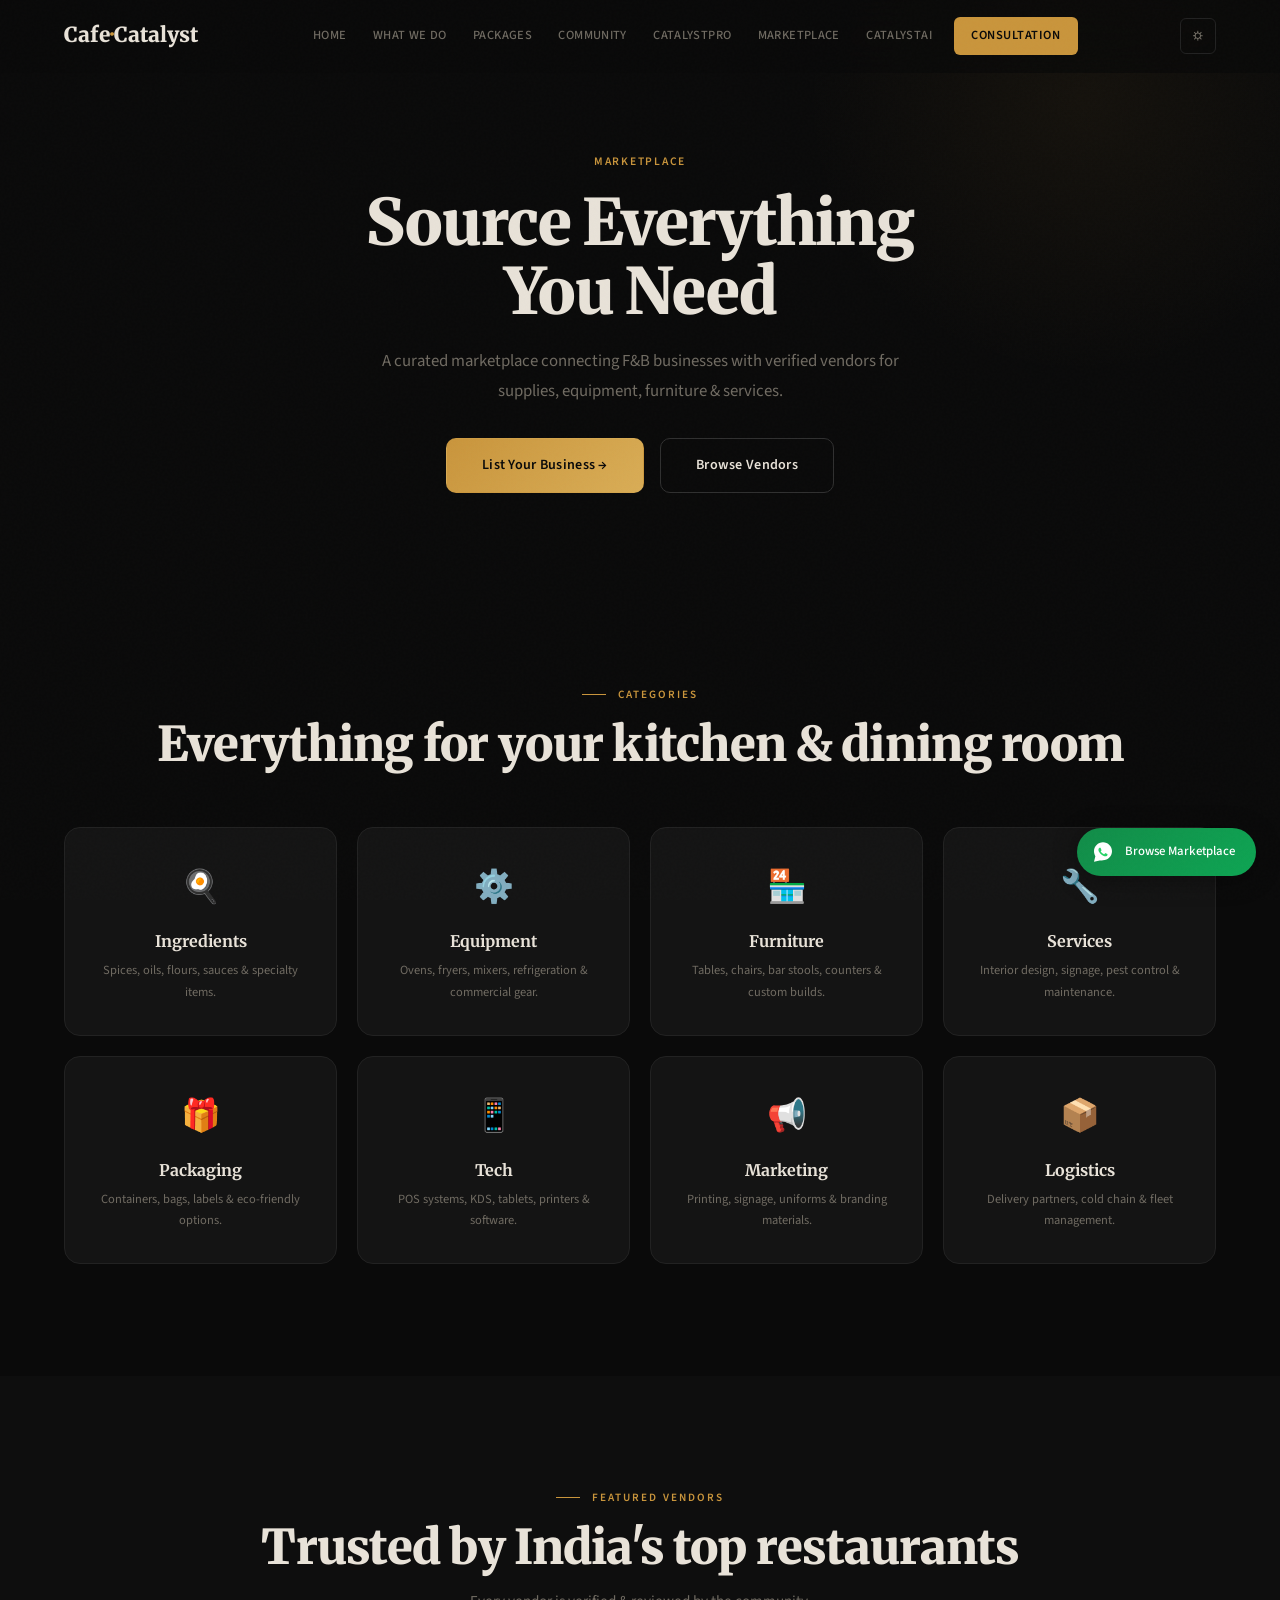
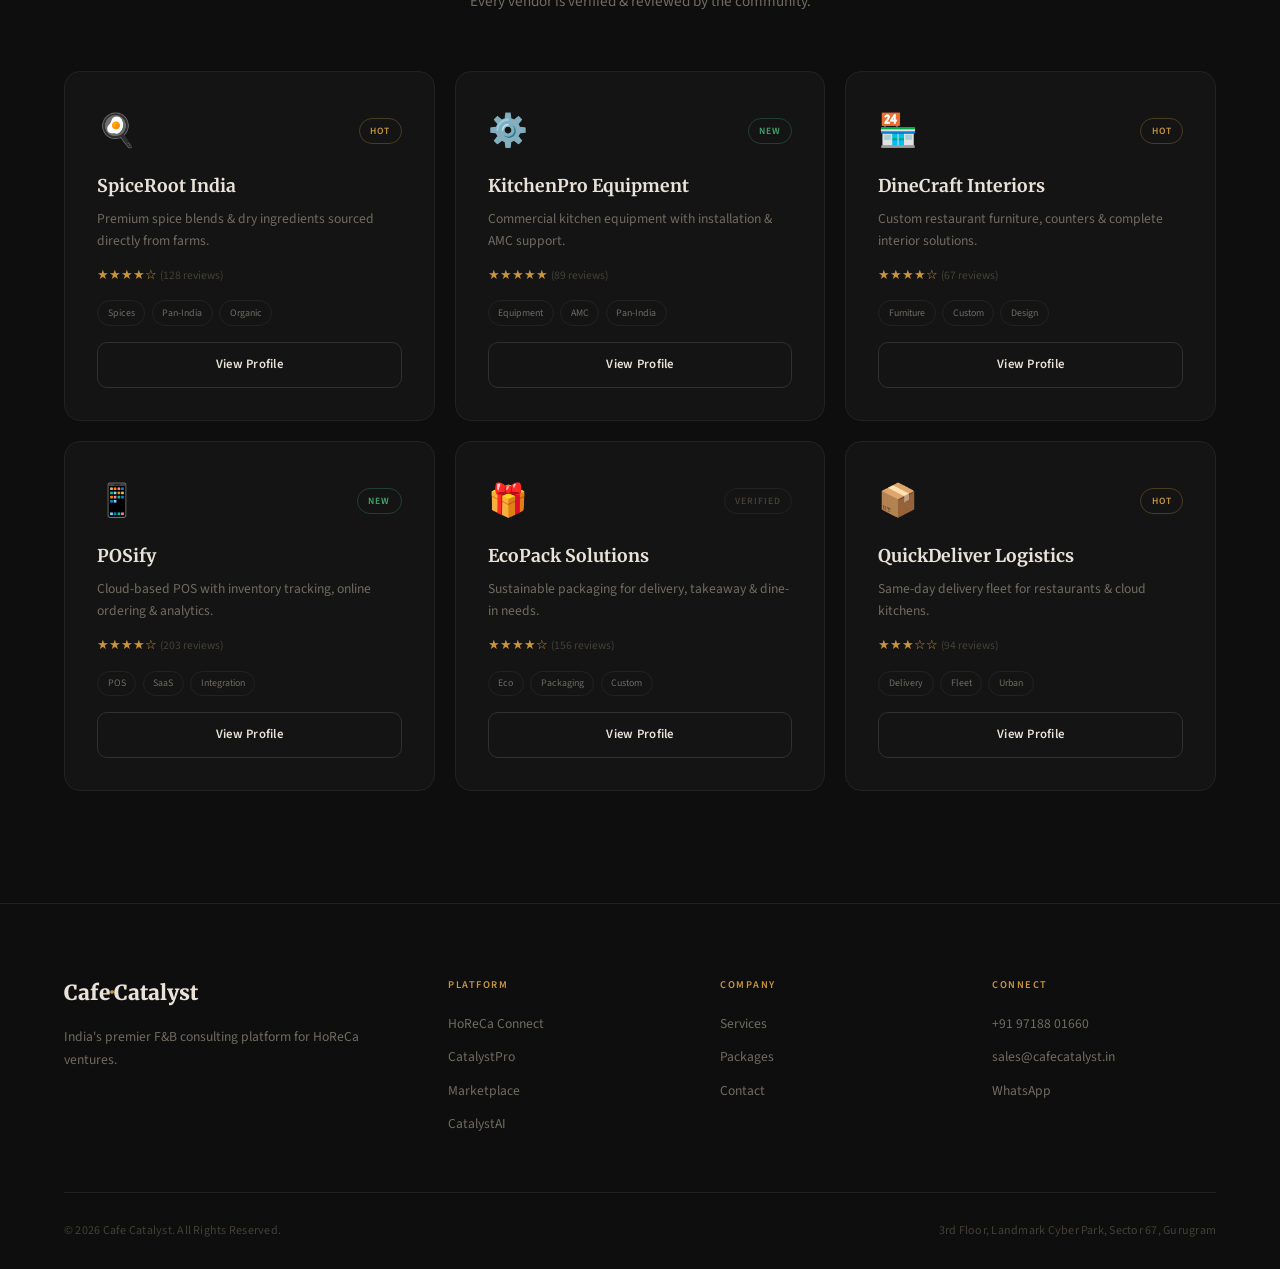
<file: marketplace.html>
<!DOCTYPE html>
<html lang="en">
<head>
  <meta charset="UTF-8" />
  <meta name="viewport" content="width=device-width, initial-scale=1.0" />
  <meta name="description" content="Cafe Catalyst Marketplace — Source supplies, equipment, furniture and services for your F&amp;B business." />
  <title>Marketplace – Cafe Catalyst</title>
  <link rel="preconnect" href="https://fonts.googleapis.com" />
  <link rel="preconnect" href="https://fonts.gstatic.com" crossorigin />
  <link href="https://fonts.googleapis.com/css2?family=Merriweather:wght@300;400;700;900&family=Source+Sans+3:wght@300;400;500;600;700&display=swap" rel="stylesheet" />
  <link rel="stylesheet" href="style.css" />
</head>
<body>

  <div class="preloader" id="preloader"><span class="preloader-logo">Cafe<span class="logo-dot">&middot;</span>Catalyst</span></div>

  <header class="navbar" id="navbar">
    <div class="nav-inner">
      <a href="index.html" class="nav-logo">Cafe<span class="logo-dot">&middot;</span>Catalyst</a>
      <nav class="nav-links" id="navLinks" aria-label="Main">
        <a href="index.html" class="nav-link">Home</a>
        <a href="index.html#services" class="nav-link">What We Do</a>
        <a href="packages.html" class="nav-link">Packages</a>
        <a href="community.html" class="nav-link">Community</a>
        <a href="pro.html" class="nav-link">CatalystPro</a>
        <a href="marketplace.html" class="nav-link active">Marketplace</a>
        <a href="ai.html" class="nav-link">CatalystAI</a>
        <a href="index.html#consultation" class="nav-link nav-cta">Consultation</a>
      </nav>
      <div class="nav-actions">
        <button class="dark-toggle" id="darkToggle" aria-label="Toggle theme">&#9788;</button>
        <button class="hamburger" id="hamburger" aria-label="Menu"><span></span><span></span><span></span></button>
      </div>
    </div>
    <nav class="mobile-nav" id="mobileNav" aria-label="Mobile">
      <a href="index.html" class="mobile-link">Home</a>
      <a href="index.html#services" class="mobile-link">What We Do</a>
      <a href="packages.html" class="mobile-link">Packages</a>
      <a href="community.html" class="mobile-link">Community</a>
      <a href="pro.html" class="mobile-link">CatalystPro</a>
      <a href="marketplace.html" class="mobile-link">Marketplace</a>
      <a href="ai.html" class="mobile-link">CatalystAI</a>
      <a href="index.html#consultation" class="mobile-link cta-link">Book Consultation</a>
    </nav>
  </header>

  <!-- HERO -->
  <section class="page-hero">
    <div class="container">
      <p class="hero-eyebrow">Marketplace</p>
      <h1 class="page-hero-title">Source Everything<br>You Need</h1>
      <p class="page-hero-sub">A curated marketplace connecting F&amp;B businesses with verified vendors for supplies, equipment, furniture &amp; services.</p>
      <div style="display:flex;gap:1rem;justify-content:center;flex-wrap:wrap;margin-top:2rem;">
        <a href="index.html#consultation" class="btn btn-primary">List Your Business &rarr;</a>
        <a href="#vendors" class="btn btn-outline">Browse Vendors</a>
      </div>
    </div>
  </section>

  <!-- CATEGORIES -->
  <section class="section">
    <div class="container">
      <div class="section-header center">
        <p class="section-eyebrow">Categories</p>
        <h2 class="section-title">Everything for your kitchen &amp; dining room</h2>
      </div>
      <div class="cat-grid">
        <div class="cat-card reveal"><span>&#127859;</span><h3>Ingredients</h3><p>Spices, oils, flours, sauces &amp; specialty items.</p></div>
        <div class="cat-card reveal"><span>&#9881;&#65039;</span><h3>Equipment</h3><p>Ovens, fryers, mixers, refrigeration &amp; commercial gear.</p></div>
        <div class="cat-card reveal"><span>&#127978;</span><h3>Furniture</h3><p>Tables, chairs, bar stools, counters &amp; custom builds.</p></div>
        <div class="cat-card reveal"><span>&#128295;</span><h3>Services</h3><p>Interior design, signage, pest control &amp; maintenance.</p></div>
        <div class="cat-card reveal"><span>&#127873;&#65039;</span><h3>Packaging</h3><p>Containers, bags, labels &amp; eco-friendly options.</p></div>
        <div class="cat-card reveal"><span>&#128241;</span><h3>Tech</h3><p>POS systems, KDS, tablets, printers &amp; software.</p></div>
        <div class="cat-card reveal"><span>&#128226;</span><h3>Marketing</h3><p>Printing, signage, uniforms &amp; branding materials.</p></div>
        <div class="cat-card reveal"><span>&#128230;</span><h3>Logistics</h3><p>Delivery partners, cold chain &amp; fleet management.</p></div>
      </div>
    </div>
  </section>

  <!-- FEATURED VENDORS -->
  <section class="section section-alt" id="vendors">
    <div class="container">
      <div class="section-header center">
        <p class="section-eyebrow">Featured Vendors</p>
        <h2 class="section-title">Trusted by India's top restaurants</h2>
        <p class="section-sub">Every vendor is verified &amp; reviewed by the community.</p>
      </div>
      <div class="vendor-grid">
        <div class="vendor-card reveal">
          <div class="vendor-top"><span class="vendor-icon">&#127859;</span><span class="vendor-tag hot-tag">Hot</span></div>
          <h3>SpiceRoot India</h3>
          <p>Premium spice blends &amp; dry ingredients sourced directly from farms.</p>
          <div class="vendor-stars">&#9733;&#9733;&#9733;&#9733;&#9734; <span>(128 reviews)</span></div>
          <div class="vendor-tags"><span>Spices</span><span>Pan-India</span><span>Organic</span></div>
          <a href="index.html#consultation" class="btn btn-outline vendor-btn">View Profile</a>
        </div>
        <div class="vendor-card reveal">
          <div class="vendor-top"><span class="vendor-icon">&#9881;&#65039;</span><span class="vendor-tag new-tag">New</span></div>
          <h3>KitchenPro Equipment</h3>
          <p>Commercial kitchen equipment with installation &amp; AMC support.</p>
          <div class="vendor-stars">&#9733;&#9733;&#9733;&#9733;&#9733; <span>(89 reviews)</span></div>
          <div class="vendor-tags"><span>Equipment</span><span>AMC</span><span>Pan-India</span></div>
          <a href="index.html#consultation" class="btn btn-outline vendor-btn">View Profile</a>
        </div>
        <div class="vendor-card reveal">
          <div class="vendor-top"><span class="vendor-icon">&#127978;</span><span class="vendor-tag hot-tag">Hot</span></div>
          <h3>DineCraft Interiors</h3>
          <p>Custom restaurant furniture, counters &amp; complete interior solutions.</p>
          <div class="vendor-stars">&#9733;&#9733;&#9733;&#9733;&#9734; <span>(67 reviews)</span></div>
          <div class="vendor-tags"><span>Furniture</span><span>Custom</span><span>Design</span></div>
          <a href="index.html#consultation" class="btn btn-outline vendor-btn">View Profile</a>
        </div>
        <div class="vendor-card reveal">
          <div class="vendor-top"><span class="vendor-icon">&#128241;</span><span class="vendor-tag new-tag">New</span></div>
          <h3>POSify</h3>
          <p>Cloud-based POS with inventory tracking, online ordering &amp; analytics.</p>
          <div class="vendor-stars">&#9733;&#9733;&#9733;&#9733;&#9734; <span>(203 reviews)</span></div>
          <div class="vendor-tags"><span>POS</span><span>SaaS</span><span>Integration</span></div>
          <a href="index.html#consultation" class="btn btn-outline vendor-btn">View Profile</a>
        </div>
        <div class="vendor-card reveal">
          <div class="vendor-top"><span class="vendor-icon">&#127873;&#65039;</span><span class="vendor-tag">Verified</span></div>
          <h3>EcoPack Solutions</h3>
          <p>Sustainable packaging for delivery, takeaway &amp; dine-in needs.</p>
          <div class="vendor-stars">&#9733;&#9733;&#9733;&#9733;&#9734; <span>(156 reviews)</span></div>
          <div class="vendor-tags"><span>Eco</span><span>Packaging</span><span>Custom</span></div>
          <a href="index.html#consultation" class="btn btn-outline vendor-btn">View Profile</a>
        </div>
        <div class="vendor-card reveal">
          <div class="vendor-top"><span class="vendor-icon">&#128230;</span><span class="vendor-tag hot-tag">Hot</span></div>
          <h3>QuickDeliver Logistics</h3>
          <p>Same-day delivery fleet for restaurants &amp; cloud kitchens.</p>
          <div class="vendor-stars">&#9733;&#9733;&#9733;&#9734;&#9734; <span>(94 reviews)</span></div>
          <div class="vendor-tags"><span>Delivery</span><span>Fleet</span><span>Urban</span></div>
          <a href="index.html#consultation" class="btn btn-outline vendor-btn">View Profile</a>
        </div>
      </div>
    </div>
  </section>

  <!-- FOOTER -->
  <footer class="footer">
    <div class="container">
      <div class="footer-grid">
        <div class="footer-brand"><p class="footer-logo">Cafe<span class="logo-dot">&middot;</span>Catalyst</p><p class="footer-tagline">India's premier F&amp;B consulting platform for HoReCa ventures.</p></div>
        <div class="footer-col"><p class="footer-heading">Platform</p><a href="community.html">HoReCa Connect</a><a href="pro.html">CatalystPro</a><a href="marketplace.html">Marketplace</a><a href="ai.html">CatalystAI</a></div>
        <div class="footer-col"><p class="footer-heading">Company</p><a href="index.html#services">Services</a><a href="packages.html">Packages</a><a href="index.html#consultation">Contact</a></div>
        <div class="footer-col"><p class="footer-heading">Connect</p><a href="tel:+919718801660">+91 97188 01660</a><a href="mailto:sales@cafecatalyst.in">sales@cafecatalyst.in</a><a href="https://wa.me/919718801660" target="_blank" rel="noopener">WhatsApp</a></div>
      </div>
      <div class="footer-bottom"><p class="footer-copy">&copy; <span id="year"></span> Cafe Catalyst. All Rights Reserved.</p><p class="footer-copy">3rd Floor, Landmark Cyber Park, Sector 67, Gurugram</p></div>
    </div>
  </footer>

  <a href="https://wa.me/919718801660?text=Hi%20Cafe%20Catalyst%2C%20I'd%20like%20to%20know%20about%20the%20marketplace" class="whatsapp-btn" target="_blank" rel="noopener" aria-label="Chat on WhatsApp">
    <svg viewBox="0 0 32 32" fill="none" width="24" height="24"><path d="M16 3C9.373 3 4 8.373 4 15c0 2.385.67 4.61 1.832 6.5L4 29l7.697-1.813A12.94 12.94 0 0 0 16 27c6.627 0 12-5.373 12-12S22.627 3 16 3Z" fill="#fff"/><path d="M21.5 18.5c-.3-.15-1.77-.87-2.04-.97-.28-.1-.48-.15-.68.15-.2.3-.77.97-.95 1.17-.17.2-.35.22-.65.07-.3-.15-1.27-.47-2.42-1.49-.9-.8-1.5-1.78-1.68-2.08-.17-.3-.02-.46.13-.61.14-.13.3-.35.45-.52.15-.17.2-.3.3-.5.1-.2.05-.37-.02-.52-.08-.15-.68-1.63-.93-2.23-.24-.58-.49-.5-.68-.51-.17-.01-.37-.01-.57-.01s-.52.07-.8.37c-.27.3-1.04 1.02-1.04 2.48s1.07 2.88 1.22 3.08c.15.2 2.1 3.2 5.08 4.49.71.31 1.26.49 1.69.63.71.23 1.36.2 1.87.12.57-.09 1.77-.72 2.02-1.42.25-.7.25-1.3.17-1.42-.07-.12-.27-.2-.57-.35Z" fill="#25D366"/></svg>
    <span>Browse Marketplace</span>
  </a>

  <button class="back-to-top" id="backToTop" aria-label="Back to top">&uarr;</button>
  <script src="script.js"></script>
</body>
</html>
</file>
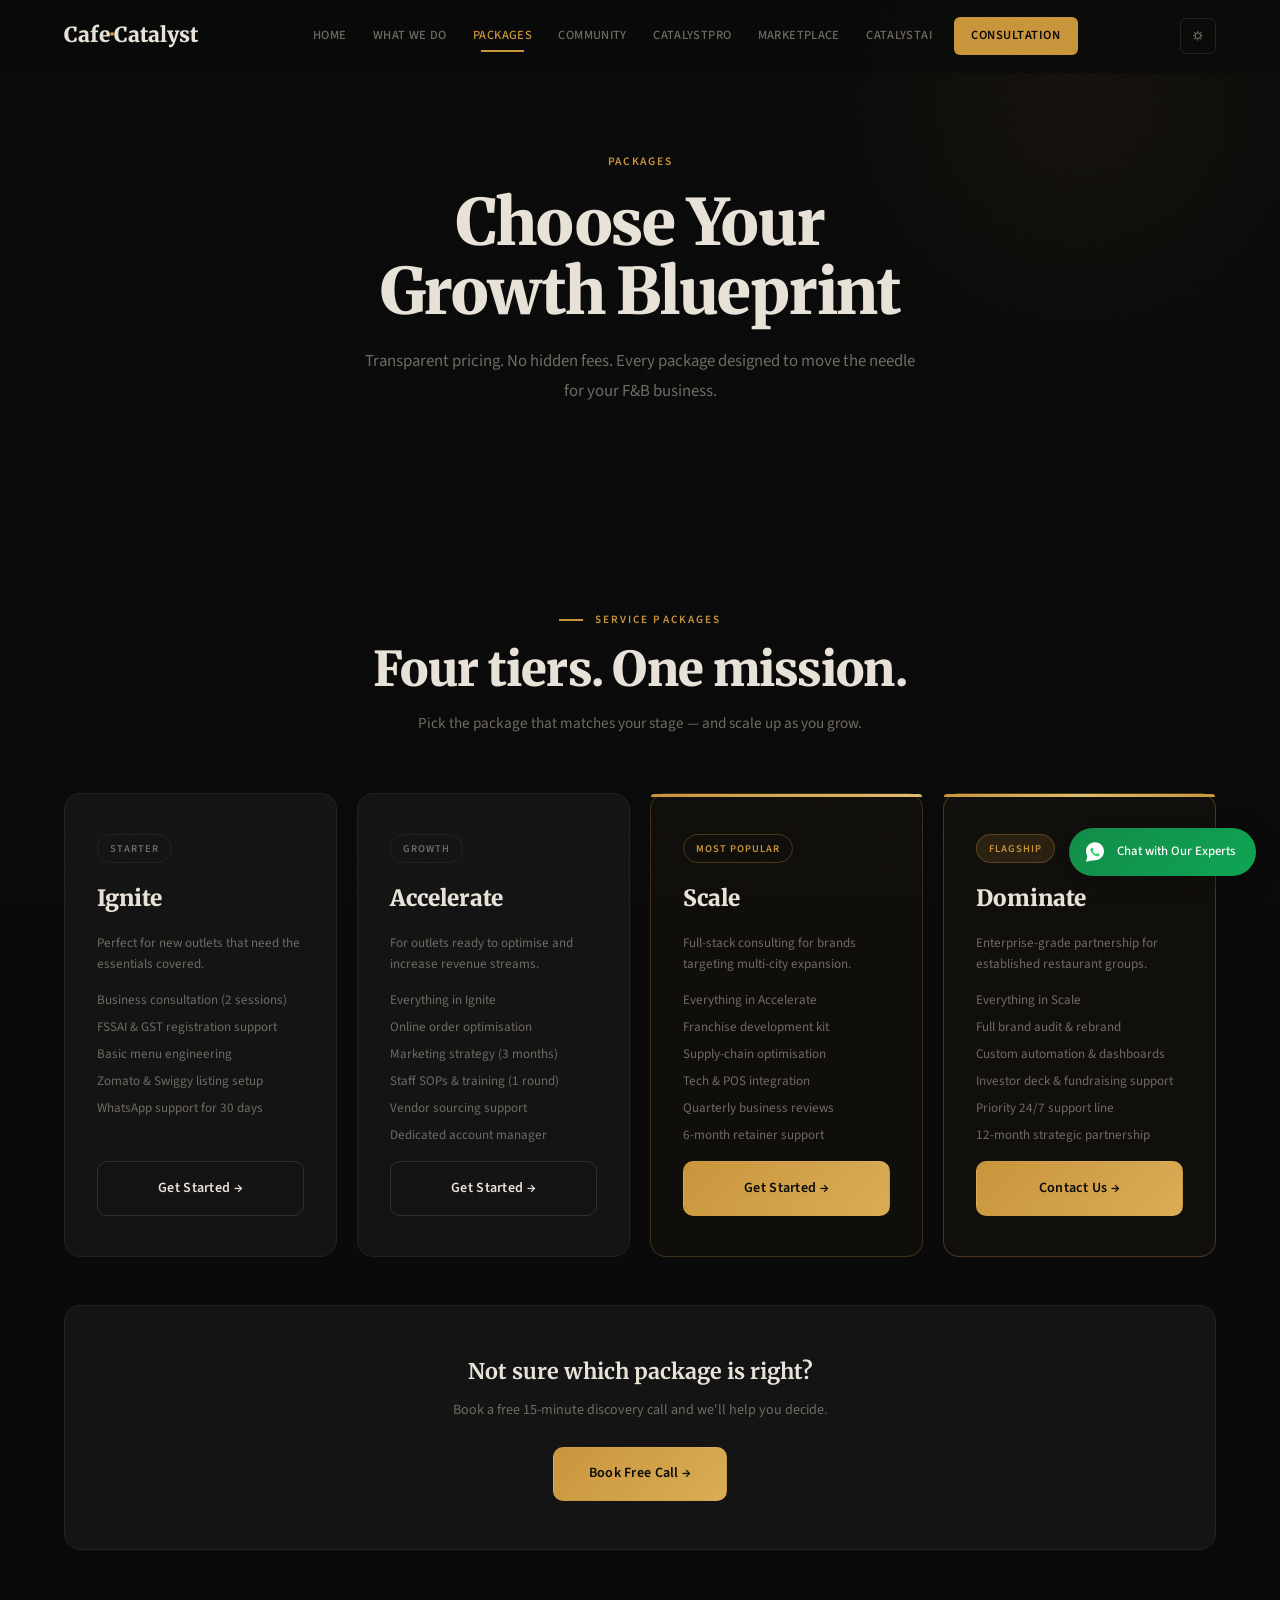
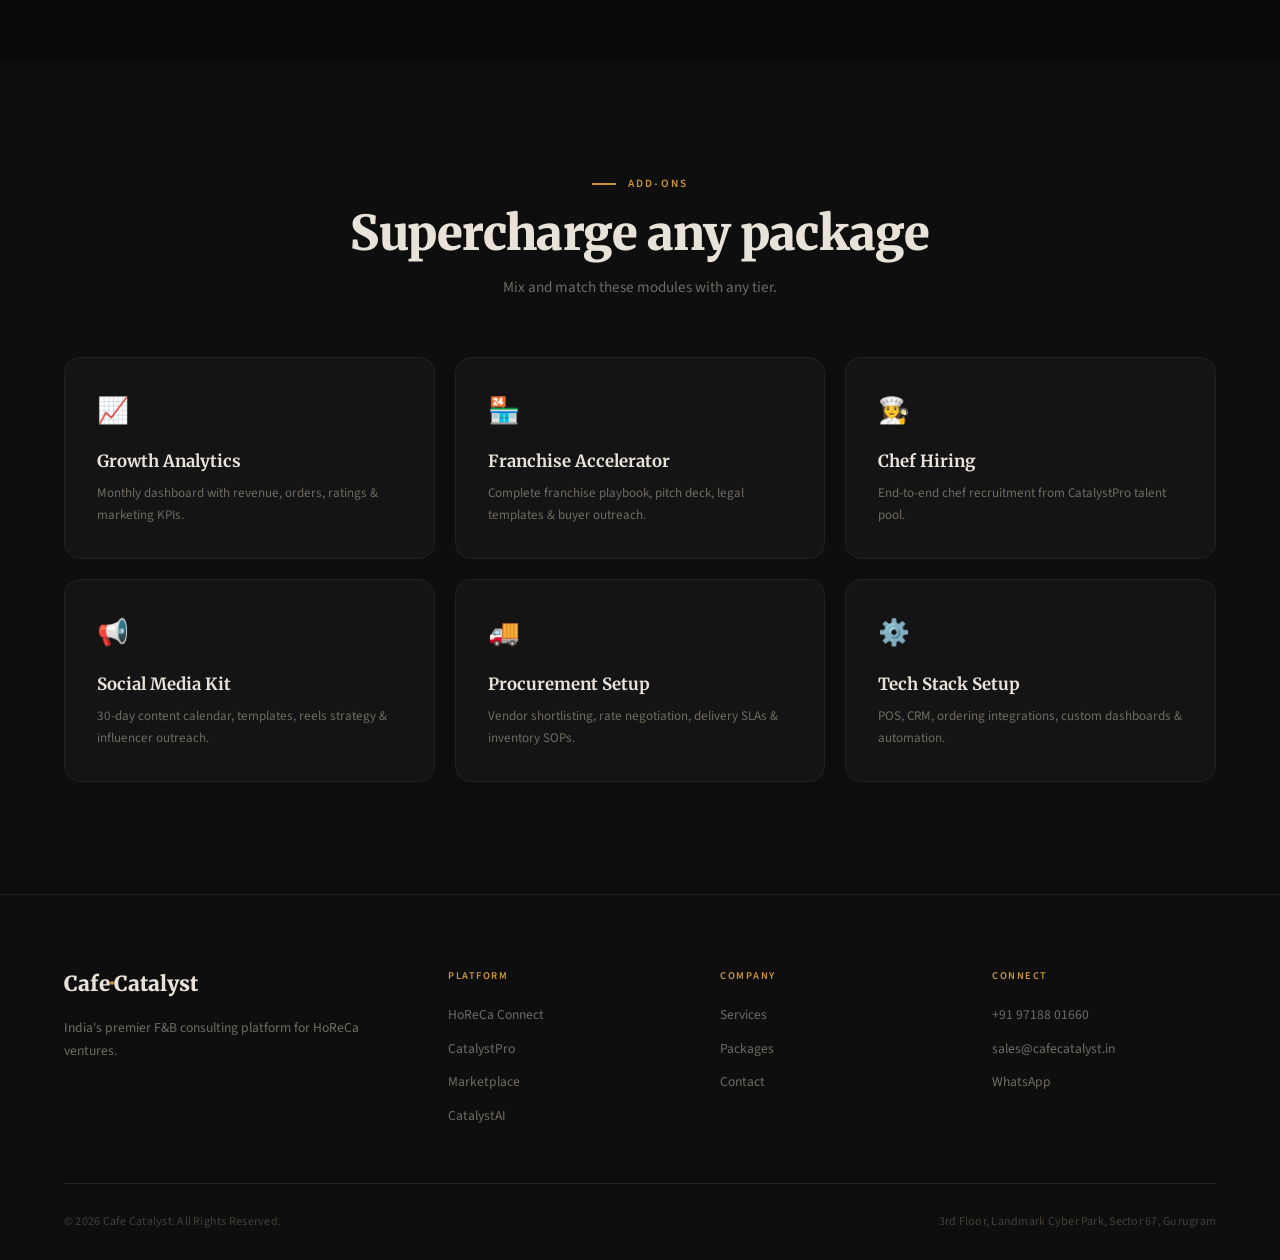
<file: packages.html>
<!DOCTYPE html>
<html lang="en">
<head>
  <meta charset="UTF-8" />
  <meta name="viewport" content="width=device-width, initial-scale=1.0" />
  <meta name="description" content="Cafe Catalyst service packages — from Starter to Flagship, plus flexible add-ons for every F&B business." />
  <title>Packages – Cafe Catalyst</title>
  <link rel="preconnect" href="https://fonts.googleapis.com" />
  <link rel="preconnect" href="https://fonts.gstatic.com" crossorigin />
  <link href="https://fonts.googleapis.com/css2?family=Merriweather:wght@300;400;700;900&family=Source+Sans+3:wght@300;400;500;600;700&display=swap" rel="stylesheet" />
  <link rel="stylesheet" href="style.css" />
</head>
<body>

  <div class="preloader" id="preloader"><span class="preloader-logo">Cafe<span class="logo-dot">&middot;</span>Catalyst</span></div>

  <!-- NAVBAR -->
  <header class="navbar" id="navbar">
    <div class="nav-inner">
      <a href="index.html" class="nav-logo">Cafe<span class="logo-dot">&middot;</span>Catalyst</a>
      <nav class="nav-links" id="navLinks" aria-label="Main">
        <a href="index.html" class="nav-link">Home</a>
        <a href="index.html#services" class="nav-link">What We Do</a>
        <a href="packages.html" class="nav-link active">Packages</a>
        <a href="community.html" class="nav-link">Community</a>
        <a href="pro.html" class="nav-link">CatalystPro</a>
        <a href="marketplace.html" class="nav-link">Marketplace</a>
        <a href="ai.html" class="nav-link">CatalystAI</a>
        <a href="index.html#consultation" class="nav-link nav-cta">Consultation</a>
      </nav>
      <div class="nav-actions">
        <button class="dark-toggle" id="darkToggle" aria-label="Toggle theme">&#9788;</button>
        <button class="hamburger" id="hamburger" aria-label="Menu"><span></span><span></span><span></span></button>
      </div>
    </div>
    <nav class="mobile-nav" id="mobileNav" aria-label="Mobile">
      <a href="index.html" class="mobile-link">Home</a>
      <a href="index.html#services" class="mobile-link">What We Do</a>
      <a href="packages.html" class="mobile-link">Packages</a>
      <a href="community.html" class="mobile-link">Community</a>
      <a href="pro.html" class="mobile-link">CatalystPro</a>
      <a href="marketplace.html" class="mobile-link">Marketplace</a>
      <a href="ai.html" class="mobile-link">CatalystAI</a>
      <a href="index.html#consultation" class="mobile-link cta-link">Book Consultation</a>
    </nav>
  </header>

  <!-- PAGE HERO -->
  <section class="page-hero">
    <div class="container">
      <p class="hero-eyebrow">Packages</p>
      <h1 class="page-hero-title">Choose Your<br>Growth Blueprint</h1>
      <p class="page-hero-sub">Transparent pricing. No hidden fees. Every package designed to move the needle for your F&amp;B business.</p>
    </div>
  </section>

  <!-- PACKAGES -->
  <section class="section">
    <div class="container">
      <div class="section-header center">
        <p class="section-eyebrow">Service Packages</p>
        <h2 class="section-title">Four tiers. One mission.</h2>
        <p class="section-sub">Pick the package that matches your stage &mdash; and scale up as you grow.</p>
      </div>

      <div class="packages-grid">
        <!-- Starter -->
        <div class="pkg-card reveal">
          <span class="pkg-badge">Starter</span>
          <h3 class="pkg-name">Ignite</h3>
          <p class="pkg-tagline">Perfect for new outlets that need the essentials covered.</p>
          <ul class="pkg-features">
            <li>Business consultation (2 sessions)</li>
            <li>FSSAI &amp; GST registration support</li>
            <li>Basic menu engineering</li>
            <li>Zomato &amp; Swiggy listing setup</li>
            <li>WhatsApp support for 30 days</li>
          </ul>
          <a href="index.html#consultation" class="btn btn-outline pkg-btn">Get Started &rarr;</a>
        </div>

        <!-- Growth -->
        <div class="pkg-card reveal">
          <span class="pkg-badge">Growth</span>
          <h3 class="pkg-name">Accelerate</h3>
          <p class="pkg-tagline">For outlets ready to optimise and increase revenue streams.</p>
          <ul class="pkg-features">
            <li>Everything in Ignite</li>
            <li>Online order optimisation</li>
            <li>Marketing strategy (3 months)</li>
            <li>Staff SOPs &amp; training (1 round)</li>
            <li>Vendor sourcing support</li>
            <li>Dedicated account manager</li>
          </ul>
          <a href="index.html#consultation" class="btn btn-outline pkg-btn">Get Started &rarr;</a>
        </div>

        <!-- Scale (Popular) -->
        <div class="pkg-card pkg-popular reveal">
          <span class="pkg-badge popular-badge">Most Popular</span>
          <h3 class="pkg-name">Scale</h3>
          <p class="pkg-tagline">Full-stack consulting for brands targeting multi-city expansion.</p>
          <ul class="pkg-features">
            <li>Everything in Accelerate</li>
            <li>Franchise development kit</li>
            <li>Supply-chain optimisation</li>
            <li>Tech &amp; POS integration</li>
            <li>Quarterly business reviews</li>
            <li>6-month retainer support</li>
          </ul>
          <a href="index.html#consultation" class="btn btn-primary pkg-btn">Get Started &rarr;</a>
        </div>

        <!-- Flagship -->
        <div class="pkg-card pkg-flagship reveal">
          <span class="pkg-badge flagship-badge">Flagship</span>
          <h3 class="pkg-name">Dominate</h3>
          <p class="pkg-tagline">Enterprise-grade partnership for established restaurant groups.</p>
          <ul class="pkg-features">
            <li>Everything in Scale</li>
            <li>Full brand audit &amp; rebrand</li>
            <li>Custom automation &amp; dashboards</li>
            <li>Investor deck &amp; fundraising support</li>
            <li>Priority 24/7 support line</li>
            <li>12-month strategic partnership</li>
          </ul>
          <a href="index.html#consultation" class="btn btn-primary pkg-btn">Contact Us &rarr;</a>
        </div>
      </div>

      <!-- CTA Strip -->
      <div class="pkg-cta-strip reveal">
        <h3>Not sure which package is right?</h3>
        <p>Book a free 15-minute discovery call and we'll help you decide.</p>
        <a href="index.html#consultation" class="btn btn-primary">Book Free Call &rarr;</a>
      </div>
    </div>
  </section>

  <!-- ADD-ONS -->
  <section class="section section-alt">
    <div class="container">
      <div class="section-header center">
        <p class="section-eyebrow">Add-Ons</p>
        <h2 class="section-title">Supercharge any package</h2>
        <p class="section-sub">Mix and match these modules with any tier.</p>
      </div>
      <div class="addons-grid">
        <div class="addon-card reveal"><span>&#128200;</span><h4>Growth Analytics</h4><p>Monthly dashboard with revenue, orders, ratings &amp; marketing KPIs.</p></div>
        <div class="addon-card reveal"><span>&#127978;</span><h4>Franchise Accelerator</h4><p>Complete franchise playbook, pitch deck, legal templates &amp; buyer outreach.</p></div>
        <div class="addon-card reveal"><span>&#128105;&zwj;&#127859;</span><h4>Chef Hiring</h4><p>End-to-end chef recruitment from CatalystPro talent pool.</p></div>
        <div class="addon-card reveal"><span>&#128226;</span><h4>Social Media Kit</h4><p>30-day content calendar, templates, reels strategy &amp; influencer outreach.</p></div>
        <div class="addon-card reveal"><span>&#128666;</span><h4>Procurement Setup</h4><p>Vendor shortlisting, rate negotiation, delivery SLAs &amp; inventory SOPs.</p></div>
        <div class="addon-card reveal"><span>&#9881;&#65039;</span><h4>Tech Stack Setup</h4><p>POS, CRM, ordering integrations, custom dashboards &amp; automation.</p></div>
      </div>
    </div>
  </section>

  <!-- FOOTER -->
  <footer class="footer">
    <div class="container">
      <div class="footer-grid">
        <div class="footer-brand"><p class="footer-logo">Cafe<span class="logo-dot">&middot;</span>Catalyst</p><p class="footer-tagline">India's premier F&amp;B consulting platform for HoReCa ventures.</p></div>
        <div class="footer-col"><p class="footer-heading">Platform</p><a href="community.html">HoReCa Connect</a><a href="pro.html">CatalystPro</a><a href="marketplace.html">Marketplace</a><a href="ai.html">CatalystAI</a></div>
        <div class="footer-col"><p class="footer-heading">Company</p><a href="index.html#services">Services</a><a href="packages.html">Packages</a><a href="index.html#consultation">Contact</a></div>
        <div class="footer-col"><p class="footer-heading">Connect</p><a href="tel:+919718801660">+91 97188 01660</a><a href="mailto:sales@cafecatalyst.in">sales@cafecatalyst.in</a><a href="https://wa.me/919718801660" target="_blank" rel="noopener">WhatsApp</a></div>
      </div>
      <div class="footer-bottom"><p class="footer-copy">&copy; <span id="year"></span> Cafe Catalyst. All Rights Reserved.</p><p class="footer-copy">3rd Floor, Landmark Cyber Park, Sector 67, Gurugram</p></div>
    </div>
  </footer>

  <a href="https://wa.me/919718801660?text=Hi%20Cafe%20Catalyst%2C%20I'd%20like%20to%20know%20more%20about%20your%20packages" class="whatsapp-btn" target="_blank" rel="noopener" aria-label="Chat on WhatsApp">
    <svg viewBox="0 0 32 32" fill="none" width="24" height="24"><path d="M16 3C9.373 3 4 8.373 4 15c0 2.385.67 4.61 1.832 6.5L4 29l7.697-1.813A12.94 12.94 0 0 0 16 27c6.627 0 12-5.373 12-12S22.627 3 16 3Z" fill="#fff"/><path d="M21.5 18.5c-.3-.15-1.77-.87-2.04-.97-.28-.1-.48-.15-.68.15-.2.3-.77.97-.95 1.17-.17.2-.35.22-.65.07-.3-.15-1.27-.47-2.42-1.49-.9-.8-1.5-1.78-1.68-2.08-.17-.3-.02-.46.13-.61.14-.13.3-.35.45-.52.15-.17.2-.3.3-.5.1-.2.05-.37-.02-.52-.08-.15-.68-1.63-.93-2.23-.24-.58-.49-.5-.68-.51-.17-.01-.37-.01-.57-.01s-.52.07-.8.37c-.27.3-1.04 1.02-1.04 2.48s1.07 2.88 1.22 3.08c.15.2 2.1 3.2 5.08 4.49.71.31 1.26.49 1.69.63.71.23 1.36.2 1.87.12.57-.09 1.77-.72 2.02-1.42.25-.7.25-1.3.17-1.42-.07-.12-.27-.2-.57-.35Z" fill="#25D366"/></svg>
    <span>Chat with Our Experts</span>
  </a>

  <button class="back-to-top" id="backToTop" aria-label="Back to top">&uarr;</button>
  <script src="script.js"></script>
</body>
</html>
</file>
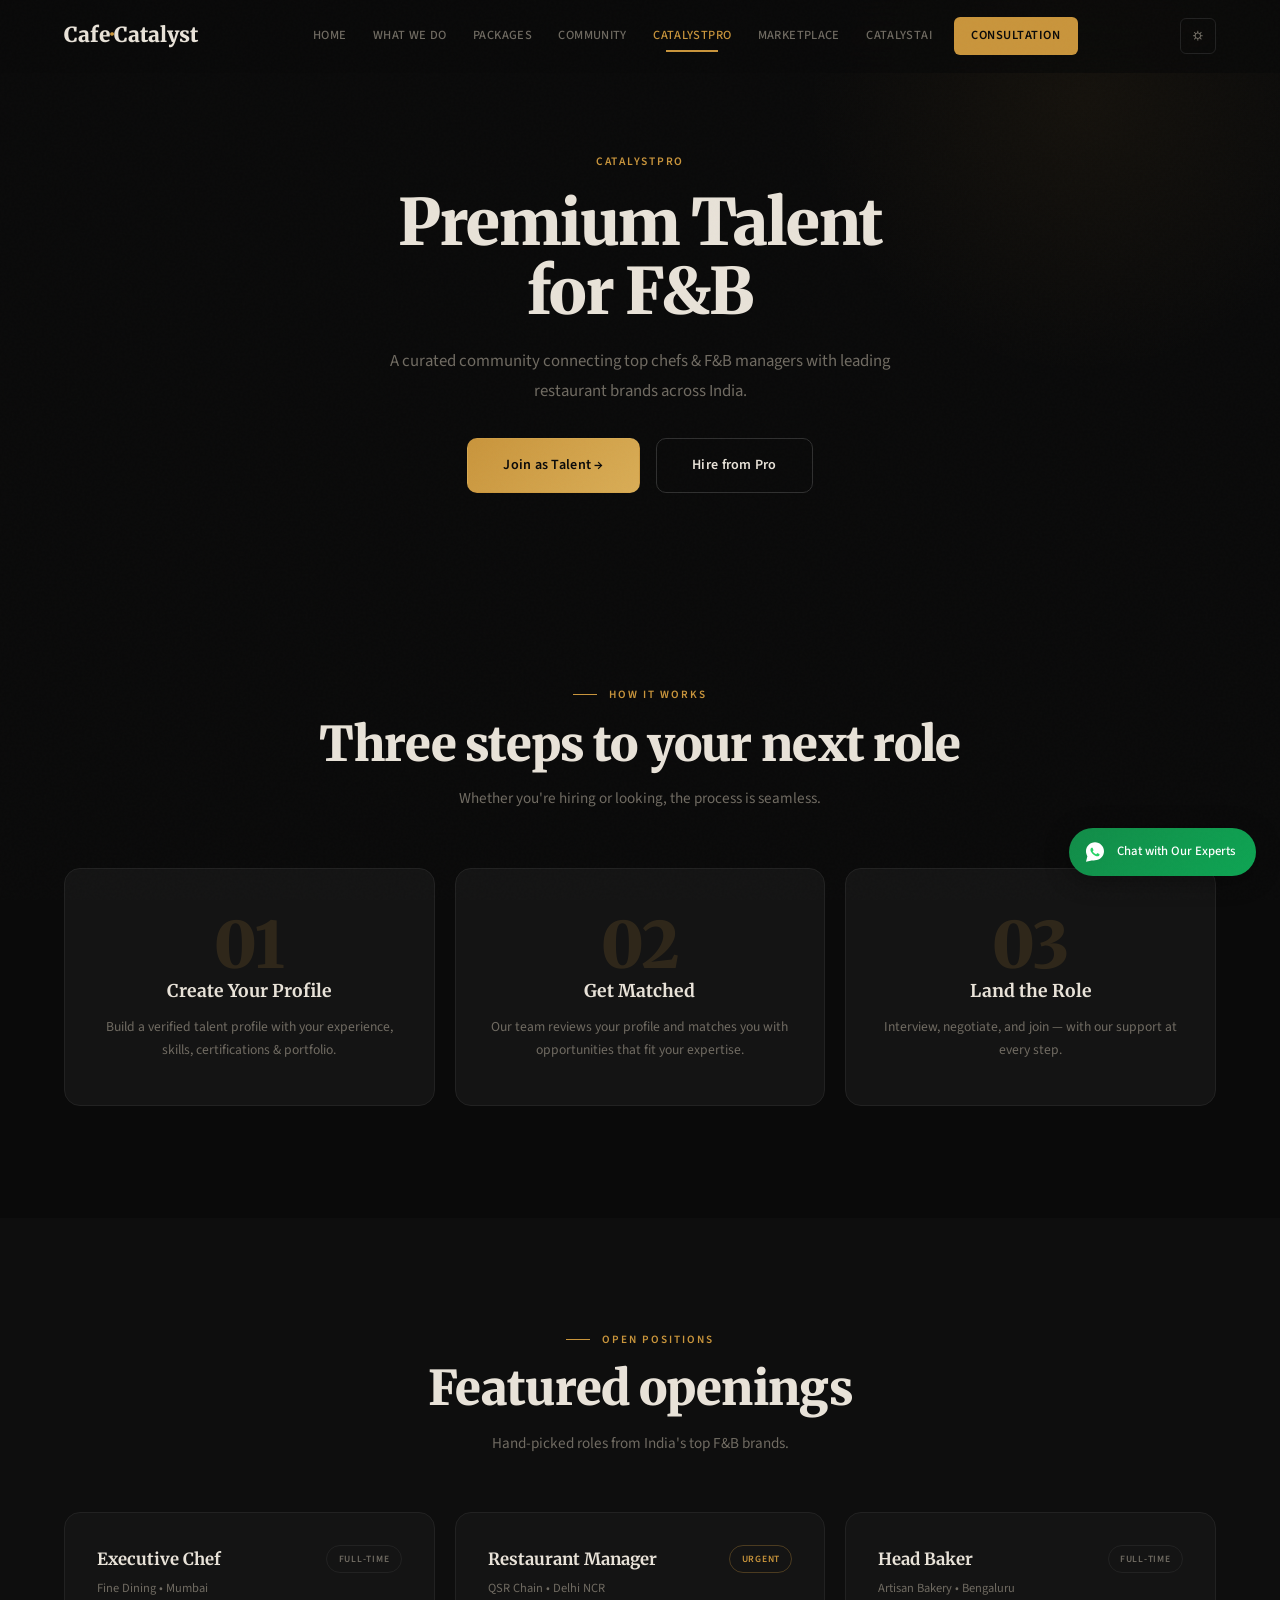
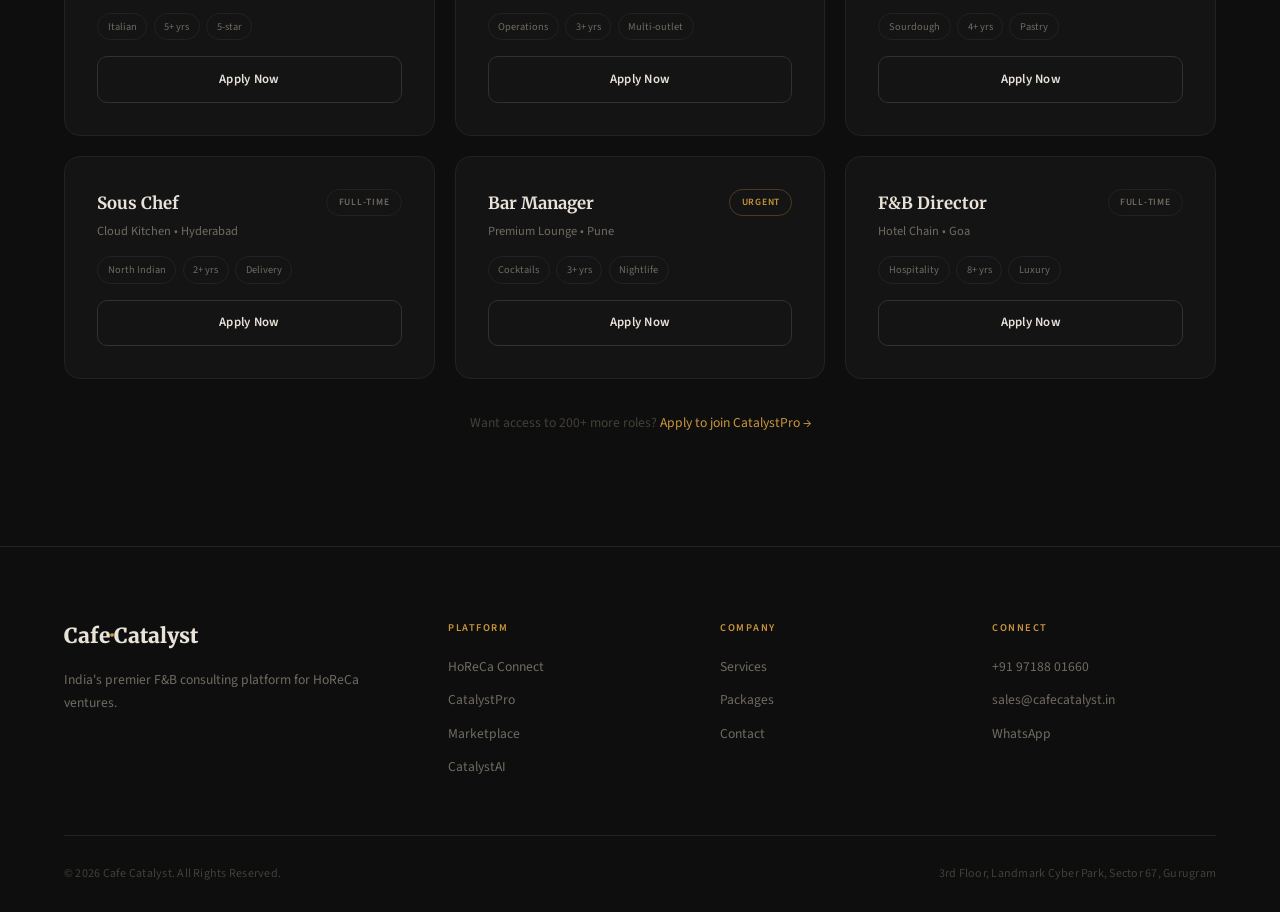
<file: pro.html>
<!DOCTYPE html>
<html lang="en">
<head>
  <meta charset="UTF-8" />
  <meta name="viewport" content="width=device-width, initial-scale=1.0" />
  <meta name="description" content="CatalystPro — Premium talent community for chefs and F&amp;B managers seeking top opportunities." />
  <title>CatalystPro – Cafe Catalyst</title>
  <link rel="preconnect" href="https://fonts.googleapis.com" />
  <link rel="preconnect" href="https://fonts.gstatic.com" crossorigin />
  <link href="https://fonts.googleapis.com/css2?family=Merriweather:wght@300;400;700;900&family=Source+Sans+3:wght@300;400;500;600;700&display=swap" rel="stylesheet" />
  <link rel="stylesheet" href="style.css" />
</head>
<body>

  <div class="preloader" id="preloader"><span class="preloader-logo">Cafe<span class="logo-dot">&middot;</span>Catalyst</span></div>

  <header class="navbar" id="navbar">
    <div class="nav-inner">
      <a href="index.html" class="nav-logo">Cafe<span class="logo-dot">&middot;</span>Catalyst</a>
      <nav class="nav-links" id="navLinks" aria-label="Main">
        <a href="index.html" class="nav-link">Home</a>
        <a href="index.html#services" class="nav-link">What We Do</a>
        <a href="packages.html" class="nav-link">Packages</a>
        <a href="community.html" class="nav-link">Community</a>
        <a href="pro.html" class="nav-link active">CatalystPro</a>
        <a href="marketplace.html" class="nav-link">Marketplace</a>
        <a href="ai.html" class="nav-link">CatalystAI</a>
        <a href="index.html#consultation" class="nav-link nav-cta">Consultation</a>
      </nav>
      <div class="nav-actions">
        <button class="dark-toggle" id="darkToggle" aria-label="Toggle theme">&#9788;</button>
        <button class="hamburger" id="hamburger" aria-label="Menu"><span></span><span></span><span></span></button>
      </div>
    </div>
    <nav class="mobile-nav" id="mobileNav" aria-label="Mobile">
      <a href="index.html" class="mobile-link">Home</a>
      <a href="index.html#services" class="mobile-link">What We Do</a>
      <a href="packages.html" class="mobile-link">Packages</a>
      <a href="community.html" class="mobile-link">Community</a>
      <a href="pro.html" class="mobile-link">CatalystPro</a>
      <a href="marketplace.html" class="mobile-link">Marketplace</a>
      <a href="ai.html" class="mobile-link">CatalystAI</a>
      <a href="index.html#consultation" class="mobile-link cta-link">Book Consultation</a>
    </nav>
  </header>

  <!-- HERO -->
  <section class="page-hero">
    <div class="container">
      <p class="hero-eyebrow">CatalystPro</p>
      <h1 class="page-hero-title">Premium Talent<br>for F&amp;B</h1>
      <p class="page-hero-sub">A curated community connecting top chefs &amp; F&amp;B managers with leading restaurant brands across India.</p>
      <div style="display:flex;gap:1rem;justify-content:center;flex-wrap:wrap;margin-top:2rem;">
        <a href="index.html#consultation" class="btn btn-primary">Join as Talent &rarr;</a>
        <a href="index.html#consultation" class="btn btn-outline">Hire from Pro</a>
      </div>
    </div>
  </section>

  <!-- HOW IT WORKS -->
  <section class="section">
    <div class="container">
      <div class="section-header center">
        <p class="section-eyebrow">How It Works</p>
        <h2 class="section-title">Three steps to your next role</h2>
        <p class="section-sub">Whether you're hiring or looking, the process is seamless.</p>
      </div>
      <div class="how-grid">
        <div class="how-card reveal"><span class="how-num">01</span><h3>Create Your Profile</h3><p>Build a verified talent profile with your experience, skills, certifications &amp; portfolio.</p></div>
        <div class="how-card reveal"><span class="how-num">02</span><h3>Get Matched</h3><p>Our team reviews your profile and matches you with opportunities that fit your expertise.</p></div>
        <div class="how-card reveal"><span class="how-num">03</span><h3>Land the Role</h3><p>Interview, negotiate, and join &mdash; with our support at every step.</p></div>
      </div>
    </div>
  </section>

  <!-- JOB LISTINGS -->
  <section class="section section-alt">
    <div class="container">
      <div class="section-header center">
        <p class="section-eyebrow">Open Positions</p>
        <h2 class="section-title">Featured openings</h2>
        <p class="section-sub">Hand-picked roles from India's top F&amp;B brands.</p>
      </div>
      <div class="jobs-grid">
        <div class="job-card reveal">
          <div class="job-header"><div><h3 class="job-title">Executive Chef</h3><p class="job-meta">Fine Dining &bull; Mumbai</p></div><span class="job-badge">Full-Time</span></div>
          <div class="job-tags"><span>Italian</span><span>5+ yrs</span><span>5-star</span></div>
          <a href="index.html#consultation" class="btn btn-outline job-btn">Apply Now</a>
        </div>
        <div class="job-card reveal">
          <div class="job-header"><div><h3 class="job-title">Restaurant Manager</h3><p class="job-meta">QSR Chain &bull; Delhi NCR</p></div><span class="job-badge urgent">Urgent</span></div>
          <div class="job-tags"><span>Operations</span><span>3+ yrs</span><span>Multi-outlet</span></div>
          <a href="index.html#consultation" class="btn btn-outline job-btn">Apply Now</a>
        </div>
        <div class="job-card reveal">
          <div class="job-header"><div><h3 class="job-title">Head Baker</h3><p class="job-meta">Artisan Bakery &bull; Bengaluru</p></div><span class="job-badge">Full-Time</span></div>
          <div class="job-tags"><span>Sourdough</span><span>4+ yrs</span><span>Pastry</span></div>
          <a href="index.html#consultation" class="btn btn-outline job-btn">Apply Now</a>
        </div>
        <div class="job-card reveal">
          <div class="job-header"><div><h3 class="job-title">Sous Chef</h3><p class="job-meta">Cloud Kitchen &bull; Hyderabad</p></div><span class="job-badge">Full-Time</span></div>
          <div class="job-tags"><span>North Indian</span><span>2+ yrs</span><span>Delivery</span></div>
          <a href="index.html#consultation" class="btn btn-outline job-btn">Apply Now</a>
        </div>
        <div class="job-card reveal">
          <div class="job-header"><div><h3 class="job-title">Bar Manager</h3><p class="job-meta">Premium Lounge &bull; Pune</p></div><span class="job-badge urgent">Urgent</span></div>
          <div class="job-tags"><span>Cocktails</span><span>3+ yrs</span><span>Nightlife</span></div>
          <a href="index.html#consultation" class="btn btn-outline job-btn">Apply Now</a>
        </div>
        <div class="job-card reveal">
          <div class="job-header"><div><h3 class="job-title">F&amp;B Director</h3><p class="job-meta">Hotel Chain &bull; Goa</p></div><span class="job-badge">Full-Time</span></div>
          <div class="job-tags"><span>Hospitality</span><span>8+ yrs</span><span>Luxury</span></div>
          <a href="index.html#consultation" class="btn btn-outline job-btn">Apply Now</a>
        </div>
      </div>
      <p class="jobs-lock">Want access to 200+ more roles? <a href="index.html#consultation">Apply to join CatalystPro &rarr;</a></p>
    </div>
  </section>

  <!-- FOOTER -->
  <footer class="footer">
    <div class="container">
      <div class="footer-grid">
        <div class="footer-brand"><p class="footer-logo">Cafe<span class="logo-dot">&middot;</span>Catalyst</p><p class="footer-tagline">India's premier F&amp;B consulting platform for HoReCa ventures.</p></div>
        <div class="footer-col"><p class="footer-heading">Platform</p><a href="community.html">HoReCa Connect</a><a href="pro.html">CatalystPro</a><a href="marketplace.html">Marketplace</a><a href="ai.html">CatalystAI</a></div>
        <div class="footer-col"><p class="footer-heading">Company</p><a href="index.html#services">Services</a><a href="packages.html">Packages</a><a href="index.html#consultation">Contact</a></div>
        <div class="footer-col"><p class="footer-heading">Connect</p><a href="tel:+919718801660">+91 97188 01660</a><a href="mailto:sales@cafecatalyst.in">sales@cafecatalyst.in</a><a href="https://wa.me/919718801660" target="_blank" rel="noopener">WhatsApp</a></div>
      </div>
      <div class="footer-bottom"><p class="footer-copy">&copy; <span id="year"></span> Cafe Catalyst. All Rights Reserved.</p><p class="footer-copy">3rd Floor, Landmark Cyber Park, Sector 67, Gurugram</p></div>
    </div>
  </footer>

  <a href="https://wa.me/919718801660?text=Hi%20Cafe%20Catalyst%2C%20I'd%20like%20to%20join%20CatalystPro" class="whatsapp-btn" target="_blank" rel="noopener" aria-label="Chat on WhatsApp">
    <svg viewBox="0 0 32 32" fill="none" width="24" height="24"><path d="M16 3C9.373 3 4 8.373 4 15c0 2.385.67 4.61 1.832 6.5L4 29l7.697-1.813A12.94 12.94 0 0 0 16 27c6.627 0 12-5.373 12-12S22.627 3 16 3Z" fill="#fff"/><path d="M21.5 18.5c-.3-.15-1.77-.87-2.04-.97-.28-.1-.48-.15-.68.15-.2.3-.77.97-.95 1.17-.17.2-.35.22-.65.07-.3-.15-1.27-.47-2.42-1.49-.9-.8-1.5-1.78-1.68-2.08-.17-.3-.02-.46.13-.61.14-.13.3-.35.45-.52.15-.17.2-.3.3-.5.1-.2.05-.37-.02-.52-.08-.15-.68-1.63-.93-2.23-.24-.58-.49-.5-.68-.51-.17-.01-.37-.01-.57-.01s-.52.07-.8.37c-.27.3-1.04 1.02-1.04 2.48s1.07 2.88 1.22 3.08c.15.2 2.1 3.2 5.08 4.49.71.31 1.26.49 1.69.63.71.23 1.36.2 1.87.12.57-.09 1.77-.72 2.02-1.42.25-.7.25-1.3.17-1.42-.07-.12-.27-.2-.57-.35Z" fill="#25D366"/></svg>
    <span>Chat with Our Experts</span>
  </a>

  <button class="back-to-top" id="backToTop" aria-label="Back to top">&uarr;</button>
  <script src="script.js"></script>
</body>
</html>
</file>
<file: style.css>
/* ═══════════════════════════════════════════════════
   CAFE CATALYST — style.css v4
   Merriweather + Source Sans 3
   Pop-out hover with sibling dimming
═══════════════════════════════════════════════════ */

/* ── TOKENS ─────────────────────────────────────── */
:root {
  --bg:            #0a0a0a;
  --bg-alt:        #0e0e0e;
  --surface:       #141414;
  --surface-hover: #1a1a1a;
  --border:        #222;
  --border-light:  #303030;
  --accent:        #c9953c;
  --accent-hover:  #daa94f;
  --accent-glow:   rgba(201,149,60,0.14);
  --accent-subtle: rgba(201,149,60,0.05);
  --text:          #e8e2d8;
  --text-muted:    #706b62;
  --text-dim:      #444038;
  --danger:        #d94848;
  --success:       #3ea66d;
  --nav-h:         72px;
  --radius:        10px;
  --radius-lg:     16px;
  --shadow:        0 2px 20px rgba(0,0,0,0.4);
  --shadow-lg:     0 12px 48px rgba(0,0,0,0.5);
  --shadow-card:   0 8px 32px rgba(0,0,0,0.3);
  --shadow-glow:   0 0 30px rgba(201,149,60,0.08);
  --bounce:        cubic-bezier(0.34, 1.56, 0.64, 1);
  --font-display:  'Merriweather', Georgia, serif;
  --font-body:     'Source Sans 3', -apple-system, BlinkMacSystemFont, sans-serif;
  --transition:    0.3s cubic-bezier(0.4,0,0.2,1);
  --transition-slow: 0.5s cubic-bezier(0.4,0,0.2,1);
}

body.light {
  --bg:            #f4f1eb;
  --bg-alt:        #ece8e0;
  --surface:       #ffffff;
  --surface-hover: #faf8f5;
  --border:        #d5cfc5;
  --border-light:  #c0b9ad;
  --text:          #1a1610;
  --text-muted:    #6e6658;
  --text-dim:      #a09888;
  --accent-glow:   rgba(201,149,60,0.10);
  --accent-subtle: rgba(201,149,60,0.04);
  --shadow:        0 2px 16px rgba(0,0,0,0.06);
  --shadow-lg:     0 12px 40px rgba(0,0,0,0.08);
  --shadow-card:   0 6px 24px rgba(0,0,0,0.06);
  --shadow-glow:   0 0 30px rgba(201,149,60,0.06);
}


/* ── RESET ──────────────────────────────────────── */
*, *::before, *::after { box-sizing: border-box; margin: 0; padding: 0; }
html { scroll-behavior: smooth; scroll-padding-top: var(--nav-h); }
body {
  font-family: var(--font-body);
  font-size: 1rem;
  font-weight: 400;
  line-height: 1.7;
  background: var(--bg);
  color: var(--text);
  transition: background var(--transition), color var(--transition);
  -webkit-font-smoothing: antialiased;
  -moz-osx-font-smoothing: grayscale;
  overflow-x: hidden;
}
::selection { background: var(--accent); color: #0a0a0a; }
::-webkit-scrollbar { width: 6px; }
::-webkit-scrollbar-track { background: var(--bg); }
::-webkit-scrollbar-thumb { background: var(--border-light); border-radius: 3px; }
::-webkit-scrollbar-thumb:hover { background: var(--accent); }
a { text-decoration: none; color: inherit; }
img { display: block; max-width: 100%; }
ul { list-style: none; }
input, select, textarea, button { font-family: inherit; font-size: inherit; }
:focus-visible { outline: 2px solid var(--accent); outline-offset: 2px; }


/* ── GRAIN ──────────────────────────────────────── */
body::after {
  content: '';
  position: fixed;
  inset: 0;
  background-image: url("data:image/svg+xml,%3Csvg viewBox='0 0 512 512' xmlns='http://www.w3.org/2000/svg'%3E%3Cfilter id='n'%3E%3CfeTurbulence type='fractalNoise' baseFrequency='0.7' numOctaves='4' stitchTiles='stitch'/%3E%3C/filter%3E%3Crect width='100%25' height='100%25' filter='url(%23n)'/%3E%3C/svg%3E");
  opacity: 0.018;
  pointer-events: none;
  z-index: 10000;
}


/* ── PRELOADER ──────────────────────────────────── */
.preloader {
  position: fixed; inset: 0;
  z-index: 99999;
  background: var(--bg);
  display: flex; align-items: center; justify-content: center;
  transition: opacity 0.6s ease, visibility 0.6s ease;
}
.preloader.hidden { opacity: 0; visibility: hidden; pointer-events: none; }
.preloader-logo {
  font-family: var(--font-display); font-weight: 900; font-size: 2rem;
  color: var(--accent);
  animation: prePulse 1.4s ease-in-out infinite;
}
@keyframes prePulse {
  0%, 100% { opacity: 0.3; transform: scale(0.97); }
  50%      { opacity: 1;   transform: scale(1); }
}


/* ── LAYOUT ─────────────────────────────────────── */
.container { width: min(1200px, 90%); margin-inline: auto; }


/* ── NAVBAR ─────────────────────────────────────── */
.navbar {
  position: fixed; top: 0; left: 0; right: 0;
  z-index: 1000;
  background: rgba(10,10,10,0.75);
  backdrop-filter: blur(28px) saturate(1.3);
  -webkit-backdrop-filter: blur(28px) saturate(1.3);
  border-bottom: 1px solid transparent;
  transition: border-color var(--transition), box-shadow var(--transition);
}
body.light .navbar { background: rgba(244,241,235,0.85); }
.navbar.scrolled { border-bottom-color: var(--border); box-shadow: 0 1px 24px rgba(0,0,0,0.2); }
.nav-inner {
  display: flex; align-items: center; justify-content: space-between;
  height: var(--nav-h); width: min(1200px, 90%); margin-inline: auto; gap: 1rem;
}
.nav-logo {
  font-family: var(--font-display); font-weight: 900; font-size: 1.3rem;
  color: var(--text); flex-shrink: 0; transition: opacity var(--transition);
}
.nav-logo:hover { opacity: 0.8; }
.logo-dot { color: var(--accent); }
.nav-links { display: flex; align-items: center; gap: 0.05rem; }
.nav-link {
  font-family: var(--font-body); font-size: 0.78rem; font-weight: 500;
  letter-spacing: 0.03em; text-transform: uppercase;
  padding: 0.5rem 0.8rem; border-radius: 6px;
  color: var(--text-muted); transition: color var(--transition);
  position: relative; white-space: nowrap;
}
.nav-link::after {
  content: ''; position: absolute; bottom: 3px; left: 50%;
  width: 0; height: 1.5px; background: var(--accent);
  transition: width 0.35s ease, left 0.35s ease;
}
.nav-link:hover { color: var(--text); }
.nav-link:hover::after { width: 50%; left: 25%; }
.nav-link.active { color: var(--accent); }
.nav-link.active::after { width: 50%; left: 25%; }
.nav-cta {
  background: var(--accent) !important; color: #0a0a0a !important;
  font-weight: 600; border-radius: 6px; padding: 0.5rem 1.1rem;
  margin-left: 0.5rem; letter-spacing: 0.04em;
}
.nav-cta::after { display: none; }
.nav-cta:hover { background: var(--accent-hover) !important; }
.nav-actions { display: flex; align-items: center; gap: 0.5rem; flex-shrink: 0; }
.dark-toggle {
  background: none; border: 1px solid var(--border); border-radius: 6px;
  width: 36px; height: 36px; cursor: pointer; font-size: 1rem;
  color: var(--text-muted); transition: all var(--transition);
  display: flex; align-items: center; justify-content: center;
}
.dark-toggle:hover { border-color: var(--accent); color: var(--accent); }
.hamburger {
  display: none; flex-direction: column; gap: 5px; background: none; border: none;
  cursor: pointer; width: 36px; height: 36px;
  align-items: center; justify-content: center; padding: 0;
}
.hamburger span {
  display: block; width: 20px; height: 1.5px;
  background: var(--text); border-radius: 1px;
  transition: var(--transition); transform-origin: center;
}
.hamburger.open span:nth-child(1) { transform: translateY(6.5px) rotate(45deg); }
.hamburger.open span:nth-child(2) { opacity: 0; }
.hamburger.open span:nth-child(3) { transform: translateY(-6.5px) rotate(-45deg); }


/* ── MOBILE NAV ─────────────────────────────────── */
.mobile-nav {
  position: fixed; top: var(--nav-h); left: 0; right: 0; bottom: 0;
  z-index: 999; background: var(--bg);
  display: flex; flex-direction: column; padding: 2.5rem;
  opacity: 0; visibility: hidden; pointer-events: none;
  transition: opacity 0.35s ease, visibility 0.35s ease;
  overflow-y: auto;
}
.mobile-nav.open { opacity: 1; visibility: visible; pointer-events: all; }
.mobile-link {
  font-family: var(--font-display); font-size: 1.5rem; font-weight: 700;
  color: var(--text-muted); padding: 1.1rem 0;
  border-bottom: 1px solid var(--border);
  transition: color var(--transition), padding-left var(--transition), opacity 0.35s ease, transform 0.35s ease;
  opacity: 0; transform: translateX(-16px);
}
.mobile-nav.open .mobile-link { opacity: 1; transform: translateX(0); }
.mobile-nav.open .mobile-link:nth-child(1) { transition-delay: 0.03s; }
.mobile-nav.open .mobile-link:nth-child(2) { transition-delay: 0.06s; }
.mobile-nav.open .mobile-link:nth-child(3) { transition-delay: 0.09s; }
.mobile-nav.open .mobile-link:nth-child(4) { transition-delay: 0.12s; }
.mobile-nav.open .mobile-link:nth-child(5) { transition-delay: 0.15s; }
.mobile-nav.open .mobile-link:nth-child(6) { transition-delay: 0.18s; }
.mobile-nav.open .mobile-link:nth-child(7) { transition-delay: 0.21s; }
.mobile-nav.open .mobile-link:nth-child(8) { transition-delay: 0.24s; }
.mobile-link:hover { color: var(--accent); padding-left: 0.5rem; }
.mobile-link.cta-link { color: var(--accent); border-bottom: none; margin-top: 1.5rem; font-size: 1.2rem; }


/* ── BUTTONS ────────────────────────────────────── */
.btn {
  display: inline-flex; align-items: center; justify-content: center;
  gap: 0.5rem; padding: 0.9rem 2.2rem; border-radius: var(--radius);
  font-family: var(--font-body); font-size: 0.88rem; font-weight: 600;
  letter-spacing: 0.02em; cursor: pointer;
  transition: all var(--transition); border: 1.5px solid transparent;
}
.btn-primary {
  background: linear-gradient(135deg, var(--accent), #d9ad56);
  color: #0a0a0a; border-color: transparent;
}
.btn-primary:hover {
  background: linear-gradient(135deg, var(--accent-hover), #e4bf6a);
  transform: translateY(-3px);
  box-shadow: 0 10px 35px rgba(201,149,60,0.3), var(--shadow-glow);
}
.btn-primary:active { transform: translateY(-1px); }
.btn-outline { background: transparent; color: var(--text); border-color: var(--border-light); }
.btn-outline:hover {
  border-color: var(--accent); color: var(--accent);
  transform: translateY(-3px); box-shadow: 0 6px 24px rgba(0,0,0,0.15);
}
.btn-outline:active { transform: translateY(-1px); }


/* ── HERO ───────────────────────────────────────── */
.hero {
  min-height: 100svh; display: flex; align-items: center; justify-content: center;
  padding: calc(var(--nav-h) + 4rem) 0 5rem;
  position: relative; overflow: hidden; background: var(--bg);
}
.hero::before {
  content: ''; position: absolute;
  width: 700px; height: 700px; border-radius: 50%;
  background: radial-gradient(circle, rgba(201,149,60,0.07) 0%, transparent 65%);
  top: -200px; right: -150px; pointer-events: none;
  animation: orbFloat 14s ease-in-out infinite;
}
.hero::after {
  content: ''; position: absolute;
  width: 500px; height: 500px; border-radius: 50%;
  background: radial-gradient(circle, rgba(201,149,60,0.04) 0%, transparent 65%);
  bottom: -100px; left: -100px; pointer-events: none;
  animation: orbFloat 18s ease-in-out infinite reverse;
}
@keyframes orbFloat {
  0%, 100% { transform: translate(0,0) scale(1); }
  33%      { transform: translate(20px,-15px) scale(1.03); }
  66%      { transform: translate(-10px,10px) scale(0.97); }
}
.hero-inner { width: min(920px, 90%); text-align: center; position: relative; z-index: 1; }
.hero-tag {
  display: inline-flex; align-items: center; gap: 0.65rem;
  font-family: var(--font-body); font-size: 0.75rem; font-weight: 500;
  letter-spacing: 0.1em; text-transform: uppercase; color: var(--accent);
  margin-bottom: 2.5rem; padding: 0.55rem 1.4rem;
  border: 1px solid var(--border-light); border-radius: 100px;
  background: var(--accent-subtle); transition: all var(--transition);
}
.hero-tag:hover { border-color: var(--accent); background: var(--accent-glow); }
.hero-tag-dot {
  width: 6px; height: 6px; border-radius: 50%; background: var(--accent);
  animation: pulse 2s ease-in-out infinite; flex-shrink: 0;
}
@keyframes pulse {
  0%, 100% { opacity: 1; box-shadow: 0 0 0 0 rgba(201,149,60,0.5); }
  50%      { opacity: 0.6; box-shadow: 0 0 0 8px rgba(201,149,60,0); }
}
.hero-heading {
  font-family: var(--font-display); font-weight: 900;
  font-size: clamp(3rem, 7.5vw, 6rem); line-height: 1.05;
  color: var(--text); margin-bottom: 1.5rem; letter-spacing: -0.02em;
}
.hero-accent {
  background: linear-gradient(135deg, var(--accent), #e0be6e, var(--accent));
  -webkit-background-clip: text; -webkit-text-fill-color: transparent;
  background-clip: text; font-style: italic;
  background-size: 200% 200%; animation: shimmer 4s ease-in-out infinite;
}
@keyframes shimmer {
  0%, 100% { background-position: 0% 50%; }
  50%      { background-position: 100% 50%; }
}
.hero-sub {
  font-family: var(--font-body); font-size: 1.1rem; font-weight: 400;
  line-height: 1.8; color: var(--text-muted);
  max-width: 580px; margin-inline: auto; margin-bottom: 2.5rem;
}
.hero-btns { display: flex; gap: 1rem; justify-content: center; flex-wrap: wrap; margin-bottom: 4.5rem; }
.hero-stats {
  display: flex; align-items: center; justify-content: center; gap: 0; flex-wrap: wrap;
  background: var(--surface); border: 1px solid var(--border);
  border-radius: var(--radius-lg); overflow: hidden;
  max-width: 620px; margin-inline: auto;
  transition: border-color var(--transition), box-shadow var(--transition);
}
.hero-stats:hover { border-color: var(--border-light); box-shadow: var(--shadow-glow); }
.stat { text-align: center; padding: 1.75rem 2.5rem; flex: 1; min-width: 150px; position: relative; }
.stat:not(:last-child)::after {
  content: ''; position: absolute; right: 0; top: 20%; height: 60%; width: 1px; background: var(--border);
}
.stat-num {
  font-family: var(--font-display); font-weight: 900; font-size: 2.6rem;
  color: var(--accent); display: inline; line-height: 1;
}
.stat-plus {
  font-family: var(--font-display); font-weight: 900; font-size: 1.6rem;
  color: var(--accent); opacity: 0.5;
}
.stat-label {
  display: block; font-family: var(--font-body); font-size: 0.7rem; font-weight: 500;
  color: var(--text-muted); text-transform: uppercase; letter-spacing: 0.1em; margin-top: 0.4rem;
}


/* ── PAGE HERO ──────────────────────────────────── */
.page-hero {
  padding: calc(var(--nav-h) + 5rem) 0 5rem; text-align: center;
  background: var(--bg); position: relative; overflow: hidden;
}
.page-hero::before {
  content: ''; position: absolute;
  width: 600px; height: 600px; border-radius: 50%;
  background: radial-gradient(circle, rgba(201,149,60,0.06) 0%, transparent 65%);
  top: -200px; right: -100px; pointer-events: none;
  animation: orbFloat 16s ease-in-out infinite;
}
.page-hero > .container { position: relative; z-index: 1; }
.hero-eyebrow {
  font-family: var(--font-body); font-size: 0.72rem; font-weight: 600;
  letter-spacing: 0.15em; text-transform: uppercase; color: var(--accent); margin-bottom: 1rem;
}
.page-hero-title {
  font-family: var(--font-display); font-weight: 900;
  font-size: clamp(2.2rem, 5.5vw, 4rem); line-height: 1.08;
  color: var(--text); letter-spacing: -0.02em; margin-bottom: 1.25rem;
}
.page-hero-sub {
  font-size: 1.05rem; font-weight: 400; color: var(--text-muted);
  max-width: 560px; margin-inline: auto; line-height: 1.8; margin-bottom: 0.75rem;
}
.comm-sub {
  font-size: 0.95rem; color: var(--text-muted);
  max-width: 540px; margin-inline: auto; line-height: 1.8; margin-bottom: 2.5rem;
}
.comm-badges { display: flex; flex-wrap: wrap; gap: 0.6rem; justify-content: center; margin-top: 1.5rem; }
.comm-badges span {
  font-size: 0.75rem; font-weight: 500;
  background: var(--surface); border: 1px solid var(--border);
  border-radius: 100px; padding: 0.4rem 0.9rem; color: var(--text-muted);
  transition: all var(--transition);
}
.comm-badges span:hover { border-color: var(--border-light); }


/* ── STATS BAR ──────────────────────────────────── */
.comm-stats-bar { background: linear-gradient(135deg, var(--accent), #b8852e); padding: 2.5rem 0; }
.comm-stats-inner { display: flex; justify-content: center; gap: 4rem; flex-wrap: wrap; }
.comm-stat { text-align: center; }
.comm-num {
  display: block; font-family: var(--font-display); font-weight: 900;
  font-size: 2.4rem; color: #0a0a0a; line-height: 1;
}
.comm-label {
  font-family: var(--font-body); font-size: 0.72rem; color: rgba(10,10,10,0.5);
  font-weight: 600; text-transform: uppercase; letter-spacing: 0.08em; margin-top: 0.3rem;
}


/* ── SECTIONS ───────────────────────────────────── */
.section { padding: 7rem 0; }
.section-alt { background: var(--bg-alt); }
.section-header { margin-bottom: 3.5rem; }
.section-header.center { text-align: center; }
.section-eyebrow {
  font-family: var(--font-body); font-size: 0.7rem; font-weight: 600;
  letter-spacing: 0.18em; text-transform: uppercase; color: var(--accent);
  margin-bottom: 0.85rem; display: flex; align-items: center; gap: 0.75rem;
}
.section-header.center .section-eyebrow { justify-content: center; }
.section-eyebrow::before {
  content: ''; width: 24px; height: 1.5px; background: var(--accent); flex-shrink: 0;
}
.section-title {
  font-family: var(--font-display); font-weight: 900;
  font-size: clamp(1.9rem, 4.5vw, 3rem); line-height: 1.12;
  color: var(--text); letter-spacing: -0.015em;
}
.section-sub {
  font-size: 0.95rem; font-weight: 400; color: var(--text-muted);
  margin-top: 0.85rem; max-width: 500px; line-height: 1.75;
}
.section-header.center .section-sub { margin-inline: auto; }


/* ═══════════════════════════════════════════════════
   CARD HOVER — DIM SIBLINGS
   .card-dim added/removed by script.js
═══════════════════════════════════════════════════ */
.card-dim {
  opacity: 0.25 !important;
  transform: scale(0.97) !important;
  transition: all 0.4s cubic-bezier(0.4,0,0.2,1) !important;
}


/* ── SERVICE CARDS ──────────────────────────────── */
.services-grid { display: grid; grid-template-columns: repeat(3, 1fr); gap: 1.25rem; padding: 1.5rem 0.5rem; }
.service-card {
  background: var(--surface); border: 1px solid var(--border);
  border-radius: var(--radius-lg); padding: 2.25rem 2rem;
  transition: all 0.4s var(--bounce);
  position: relative; overflow: hidden; transform: translateZ(0);
}
.service-card:hover {
  border-color: rgba(201,149,60,0.45);
  transform: translateY(-18px) scale(1.07) !important;
  box-shadow:
    0 35px 70px rgba(0,0,0,0.5),
    0 0 0 1px rgba(201,149,60,0.15),
    0 0 80px rgba(201,149,60,0.12);
  z-index: 10; background: var(--surface-hover);
  filter: none !important; opacity: 1 !important;
}
.service-card::before {
  content: ''; position: absolute; top: 0; left: 0;
  width: 0; height: 3px;
  background: linear-gradient(90deg, var(--accent), #e0be6e);
  transition: width 0.5s ease;
  border-radius: var(--radius-lg) var(--radius-lg) 0 0;
}
.service-card:hover::before { width: 100%; }
.service-card::after {
  content: ''; position: absolute; inset: 0;
  background: radial-gradient(circle at 50% 0%, rgba(201,149,60,0.1) 0%, transparent 55%);
  opacity: 0; transition: opacity 0.4s ease; pointer-events: none;
}
.service-card:hover::after { opacity: 1; }
.card-icon {
  font-size: 1.6rem; display: block; margin-bottom: 1.25rem;
  transition: transform 0.4s var(--bounce);
  position: relative; z-index: 1;
}
.service-card:hover .card-icon { transform: scale(1.2); }
.service-card h3 {
  font-family: var(--font-display); font-weight: 700; font-size: 1.1rem;
  color: var(--text); margin-bottom: 0.5rem;
  transition: color 0.3s ease; position: relative; z-index: 1;
}
.service-card:hover h3 { color: var(--accent); }
.service-card p {
  font-family: var(--font-body); font-size: 0.88rem; font-weight: 400;
  color: var(--text-muted); line-height: 1.7; position: relative; z-index: 1;
}


/* ── VALUE CARDS ────────────────────────────────── */
.values-grid { display: grid; grid-template-columns: repeat(2, 1fr); gap: 1.25rem; padding: 1.5rem 0.5rem; }
.value-card {
  background: var(--surface); border: 1px solid var(--border);
  border-radius: var(--radius-lg); padding: 2.25rem;
  display: flex; gap: 1.25rem; align-items: flex-start;
  transition: all 0.4s var(--bounce);
  position: relative; overflow: hidden;
  border-left: 3px solid transparent; transform: translateZ(0);
}
.value-card:hover {
  border-color: rgba(201,149,60,0.4); border-left-color: var(--accent);
  transform: translateY(-18px) scale(1.07) !important;
  box-shadow:
    0 35px 70px rgba(0,0,0,0.5),
    0 0 0 1px rgba(201,149,60,0.15),
    0 0 80px rgba(201,149,60,0.12);
  z-index: 10; background: var(--surface-hover);
  filter: none !important; opacity: 1 !important;
}
.value-card::after {
  content: ''; position: absolute; inset: 0;
  background: radial-gradient(circle at 0% 50%, rgba(201,149,60,0.1) 0%, transparent 55%);
  opacity: 0; transition: opacity 0.4s ease; pointer-events: none;
}
.value-card:hover::after { opacity: 1; }
.value-icon {
  font-size: 1.5rem; flex-shrink: 0;
  transition: transform 0.4s var(--bounce); position: relative; z-index: 1;
}
.value-card:hover .value-icon { transform: scale(1.2); }
.value-card h3 {
  font-family: var(--font-display); font-weight: 700; font-size: 1.05rem;
  color: var(--text); margin-bottom: 0.4rem;
  transition: color 0.3s ease; position: relative; z-index: 1;
}
.value-card:hover h3 { color: var(--accent); }
.value-card p {
  font-family: var(--font-body); font-size: 0.88rem; font-weight: 400;
  color: var(--text-muted); line-height: 1.7; position: relative; z-index: 1;
}


/* ── ECOSYSTEM ──────────────────────────────────── */
.ecosystem-grid { display: grid; grid-template-columns: repeat(5, 1fr); gap: 1.25rem; padding: 1.5rem 0.5rem; }
.eco-card {
  background: var(--surface); border: 1px solid var(--border);
  border-radius: var(--radius-lg); padding: 2rem 1.5rem;
  text-align: center; transition: all 0.4s var(--bounce);
  display: flex; flex-direction: column; align-items: center; gap: 0.75rem;
  transform: translateZ(0); position: relative; overflow: hidden;
}
.eco-card:hover {
  border-color: rgba(201,149,60,0.45);
  transform: translateY(-18px) scale(1.09) !important;
  box-shadow:
    0 35px 70px rgba(0,0,0,0.5),
    0 0 0 1px rgba(201,149,60,0.15),
    0 0 80px rgba(201,149,60,0.12);
  z-index: 10; background: var(--surface-hover);
  filter: none !important; opacity: 1 !important;
}
.eco-card::after {
  content: ''; position: absolute; inset: 0;
  background: radial-gradient(circle at 50% 30%, rgba(201,149,60,0.1) 0%, transparent 55%);
  opacity: 0; transition: opacity 0.4s ease; pointer-events: none;
  border-radius: var(--radius-lg);
}
.eco-card:hover::after { opacity: 1; }
.eco-icon {
  font-size: 2rem; display: block;
  transition: transform 0.4s var(--bounce); position: relative; z-index: 1;
}
.eco-card:hover .eco-icon { transform: scale(1.2); }
.eco-card h3 {
  font-family: var(--font-display); font-weight: 700; font-size: 1rem;
  transition: color 0.3s ease; position: relative; z-index: 1;
}
.eco-card:hover h3 { color: var(--accent); }
.eco-card p {
  font-family: var(--font-body); font-size: 0.78rem; font-weight: 400;
  color: var(--text-muted); line-height: 1.6; position: relative; z-index: 1;
}
.eco-badge {
  font-family: var(--font-body); font-size: 0.65rem; font-weight: 600;
  letter-spacing: 0.06em; text-transform: uppercase; color: var(--accent);
  margin-top: auto; padding-top: 0.5rem;
  transition: letter-spacing 0.3s ease; position: relative; z-index: 1;
}
.eco-card:hover .eco-badge { letter-spacing: 0.16em; }
.eco-live { color: var(--success); }


/* ── CONTACT ────────────────────────────────────── */
.contact-grid { display: grid; grid-template-columns: 1fr 1.4fr; gap: 3rem; align-items: start; }
.contact-info h3 { font-family: var(--font-display); font-weight: 700; font-size: 1.35rem; margin-bottom: 2rem; }
.contact-item { display: flex; gap: 1rem; align-items: flex-start; margin-bottom: 1.5rem; }
.contact-icon { font-size: 1.1rem; flex-shrink: 0; margin-top: 0.1rem; }
.contact-label {
  font-family: var(--font-body); font-size: 0.7rem; font-weight: 600;
  text-transform: uppercase; letter-spacing: 0.12em; color: var(--text-muted); margin-bottom: 0.2rem;
}
.contact-value { font-size: 0.92rem; color: var(--text); transition: color var(--transition); line-height: 1.6; }
a.contact-value:hover { color: var(--accent); }
.hours-box {
  margin-top: 2rem; padding: 1.75rem;
  background: var(--surface); border: 1px solid var(--border); border-radius: var(--radius-lg);
}
.hours-title {
  font-family: var(--font-body); font-size: 0.7rem; font-weight: 600;
  text-transform: uppercase; letter-spacing: 0.12em; color: var(--accent); margin-bottom: 1rem;
}
.hours-row {
  display: flex; justify-content: space-between; font-size: 0.88rem;
  color: var(--text-muted); padding: 0.5rem 0; border-bottom: 1px solid var(--border);
}
.hours-row:last-child { border-bottom: none; }


/* ── FORMS ──────────────────────────────────────── */
.contact-form-wrap {
  background: var(--surface); border: 1px solid var(--border);
  border-radius: var(--radius-lg); padding: 2.75rem;
  transition: border-color var(--transition), box-shadow var(--transition);
}
.contact-form-wrap:hover { border-color: var(--border-light); }
.contact-form { display: flex; flex-direction: column; gap: 1.1rem; }
.form-row { display: grid; grid-template-columns: 1fr 1fr; gap: 1.1rem; }
.form-group { display: flex; flex-direction: column; gap: 0.4rem; }
.form-group label {
  font-family: var(--font-body); font-size: 0.7rem; font-weight: 600;
  text-transform: uppercase; letter-spacing: 0.1em; color: var(--text-muted);
}
.form-group input,
.form-group textarea,
.form-group select {
  background: var(--bg); border: 1.5px solid var(--border); border-radius: var(--radius);
  padding: 0.8rem 1rem; color: var(--text); font-family: var(--font-body);
  font-size: 0.92rem; font-weight: 400;
  transition: border-color var(--transition), box-shadow var(--transition), background var(--transition);
  outline: none;
}
.form-group input::placeholder,
.form-group textarea::placeholder { color: var(--text-dim); font-weight: 400; }
.form-group input:hover,
.form-group textarea:hover { border-color: var(--border-light); }
.form-group input:focus,
.form-group textarea:focus,
.form-group select:focus {
  border-color: var(--accent); box-shadow: 0 0 0 3px var(--accent-glow); background: var(--surface);
}
.form-group input.error,
.form-group textarea.error { border-color: var(--danger); box-shadow: 0 0 0 3px rgba(217,72,72,0.1); }
.form-group textarea { resize: vertical; min-height: 110px; }
.form-group select {
  appearance: none; cursor: pointer;
  background-image: url("data:image/svg+xml,%3Csvg width='10' height='6' viewBox='0 0 10 6' fill='none' xmlns='http://www.w3.org/2000/svg'%3E%3Cpath d='M1 1L5 5L9 1' stroke='%23706b62' stroke-width='1.5' stroke-linecap='round' stroke-linejoin='round'/%3E%3C/svg%3E");
  background-repeat: no-repeat; background-position: right 1rem center; padding-right: 2.5rem;
}
.form-center-wrap {
  max-width: 700px; margin-inline: auto;
  background: var(--surface); border: 1px solid var(--border);
  border-radius: var(--radius-lg); padding: 2.75rem;
  transition: border-color var(--transition), box-shadow var(--transition);
}
.form-center-wrap:hover { border-color: var(--border-light); }
.form-submit { align-self: flex-start; margin-top: 0.5rem; }
.form-note { font-size: 0.78rem; color: var(--text-dim); margin-top: 0.5rem; }
.form-success {
  font-size: 0.88rem; font-weight: 500; color: var(--success);
  opacity: 0; transform: translateY(8px);
  transition: all 0.5s ease; display: none;
}
.form-success.show { display: block; opacity: 1; transform: translateY(0); }


/* ── PACKAGE CARDS ──────────────────────────────── */
.packages-grid { display: grid; grid-template-columns: repeat(4, 1fr); gap: 1.25rem; margin-bottom: 3rem; }
.pkg-card {
  background: var(--surface); border: 1px solid var(--border);
  border-radius: var(--radius-lg); padding: 2.5rem 2rem;
  display: flex; flex-direction: column; gap: 1rem;
  transition: all 0.4s var(--bounce); position: relative; transform: translateZ(0);
}
.pkg-card:hover {
  border-color: rgba(201,149,60,0.45);
  transform: translateY(-18px) scale(1.07) !important;
  box-shadow: 0 35px 70px rgba(0,0,0,0.5), 0 0 0 1px rgba(201,149,60,0.15), 0 0 80px rgba(201,149,60,0.12);
  z-index: 10; background: var(--surface-hover);
  filter: none !important; opacity: 1 !important;
}
.pkg-popular { border-color: rgba(201,149,60,0.25); background: rgba(201,149,60,0.03); }
.pkg-popular::before { content: ''; position: absolute; top: 0; left: 0; right: 0; height: 3px; background: linear-gradient(90deg, var(--accent), #e0be6e); border-radius: var(--radius-lg) var(--radius-lg) 0 0; }
.pkg-flagship { border-color: rgba(201,149,60,0.3); background: rgba(201,149,60,0.04); }
.pkg-flagship::before { content: ''; position: absolute; top: 0; left: 0; right: 0; height: 3px; background: linear-gradient(90deg, var(--accent), #e0be6e, var(--accent)); border-radius: var(--radius-lg) var(--radius-lg) 0 0; }
.pkg-badge { font-family: var(--font-body); font-size: 0.65rem; font-weight: 600; letter-spacing: 0.1em; text-transform: uppercase; color: var(--text-muted); padding: 0.3rem 0.75rem; border: 1px solid var(--border); border-radius: 100px; display: inline-block; width: fit-content; }
.popular-badge { color: var(--accent); border-color: rgba(201,149,60,0.3); }
.flagship-badge { color: var(--accent); border-color: rgba(201,149,60,0.3); background: var(--accent-glow); }
.pkg-name { font-family: var(--font-display); font-weight: 900; font-size: 1.4rem; color: var(--text); transition: color 0.3s ease; }
.pkg-card:hover .pkg-name { color: var(--accent); }
.pkg-tagline { font-family: var(--font-body); font-size: 0.82rem; font-weight: 400; color: var(--text-muted); line-height: 1.6; }
.pkg-features { display: flex; flex-direction: column; gap: 0.45rem; flex: 1; }
.pkg-features li { font-family: var(--font-body); font-size: 0.82rem; font-weight: 400; color: var(--text-muted); line-height: 1.5; }
.pkg-btn { width: 100%; text-align: center; margin-top: auto; }
.pkg-cta-strip { text-align: center; padding: 3rem 2.5rem; background: var(--surface); border: 1px solid var(--border); border-radius: var(--radius-lg); }
.pkg-cta-strip h3 { font-family: var(--font-display); font-weight: 700; font-size: 1.35rem; margin-bottom: 0.5rem; }
.pkg-cta-strip p { font-family: var(--font-body); font-size: 0.88rem; color: var(--text-muted); margin-bottom: 1.5rem; }


/* ── ADD-ONS ────────────────────────────────────── */
.addons-grid { display: grid; grid-template-columns: repeat(3, 1fr); gap: 1.25rem; }
.addon-card {
  background: var(--surface); border: 1px solid var(--border);
  border-radius: var(--radius-lg); padding: 2rem;
  transition: all 0.4s var(--bounce); transform: translateZ(0);
  position: relative; overflow: hidden;
}
.addon-card:hover {
  border-color: rgba(201,149,60,0.45);
  transform: translateY(-18px) scale(1.07) !important;
  box-shadow: 0 35px 70px rgba(0,0,0,0.5), 0 0 0 1px rgba(201,149,60,0.15), 0 0 80px rgba(201,149,60,0.12);
  z-index: 10; background: var(--surface-hover);
  filter: none !important; opacity: 1 !important;
}
.addon-card::after {
  content: ''; position: absolute; inset: 0;
  background: radial-gradient(circle at 50% 0%, rgba(201,149,60,0.1) 0%, transparent 55%);
  opacity: 0; transition: opacity 0.4s ease; pointer-events: none;
}
.addon-card:hover::after { opacity: 1; }
.addon-card span { font-size: 1.6rem; display: block; margin-bottom: 0.85rem; transition: transform 0.4s var(--bounce); position: relative; z-index: 1; }
.addon-card:hover span { transform: scale(1.2); }
.addon-card h4 { font-family: var(--font-display); font-weight: 700; font-size: 1.05rem; margin-bottom: 0.4rem; transition: color 0.3s ease; position: relative; z-index: 1; }
.addon-card:hover h4 { color: var(--accent); }
.addon-card p { font-family: var(--font-body); font-size: 0.82rem; font-weight: 400; color: var(--text-muted); position: relative; z-index: 1; }


/* ── POSTS ──────────────────────────────────────── */
.posts-grid { display: grid; grid-template-columns: repeat(3, 1fr); gap: 1.25rem; }
.post-card {
  background: var(--surface); border: 1px solid var(--border);
  border-radius: var(--radius-lg); padding: 2rem;
  transition: all 0.4s var(--bounce); transform: translateZ(0);
  position: relative; overflow: hidden;
}
.post-card:hover {
  border-color: rgba(201,149,60,0.45);
  transform: translateY(-18px) scale(1.07) !important;
  box-shadow: 0 35px 70px rgba(0,0,0,0.5), 0 0 0 1px rgba(201,149,60,0.15), 0 0 80px rgba(201,149,60,0.12);
  z-index: 10; background: var(--surface-hover);
  filter: none !important; opacity: 1 !important;
}
.post-card::after {
  content: ''; position: absolute; inset: 0;
  background: radial-gradient(circle at 50% 0%, rgba(201,149,60,0.1) 0%, transparent 55%);
  opacity: 0; transition: opacity 0.4s ease; pointer-events: none;
}
.post-card:hover::after { opacity: 1; }
.post-header { display: flex; gap: 0.75rem; align-items: center; margin-bottom: 1rem; position: relative; z-index: 1; }
.post-avatar {
  width: 42px; height: 42px; border-radius: 50%;
  background: var(--accent); color: #0a0a0a;
  display: flex; align-items: center; justify-content: center;
  font-family: var(--font-display); font-weight: 900; font-size: 1rem;
  flex-shrink: 0; transition: transform 0.4s var(--bounce);
}
.post-card:hover .post-avatar { transform: scale(1.2); }
.post-name { font-family: var(--font-display); font-weight: 700; font-size: 0.95rem; transition: color 0.3s ease; }
.post-card:hover .post-name { color: var(--accent); }
.post-role { font-family: var(--font-body); font-size: 0.75rem; color: var(--text-muted); margin-top: 0.1rem; }
.post-text { font-family: var(--font-body); font-size: 0.88rem; font-weight: 400; font-style: italic; color: var(--text-muted); line-height: 1.7; margin-bottom: 1rem; position: relative; z-index: 1; }
.post-tags { display: flex; gap: 0.4rem; flex-wrap: wrap; margin-bottom: 0.75rem; position: relative; z-index: 1; }
.post-tags span { font-family: var(--font-body); font-size: 0.65rem; font-weight: 600; letter-spacing: 0.04em; text-transform: uppercase; padding: 0.25rem 0.6rem; border: 1px solid var(--border); border-radius: 100px; color: var(--text-muted); transition: border-color 0.3s ease; }
.post-card:hover .post-tags span { border-color: rgba(201,149,60,0.2); }
.post-meta { font-family: var(--font-body); font-size: 0.75rem; color: var(--text-dim); position: relative; z-index: 1; }


/* ── JOB CARDS ──────────────────────────────────── */
.jobs-grid { display: grid; grid-template-columns: repeat(3, 1fr); gap: 1.25rem; margin-bottom: 2rem; }
.job-card {
  background: var(--surface); border: 1px solid var(--border);
  border-radius: var(--radius-lg); padding: 2rem;
  transition: all 0.4s var(--bounce); transform: translateZ(0);
  position: relative; overflow: hidden;
}
.job-card:hover {
  border-color: rgba(201,149,60,0.45);
  transform: translateY(-18px) scale(1.07) !important;
  box-shadow: 0 35px 70px rgba(0,0,0,0.5), 0 0 0 1px rgba(201,149,60,0.15), 0 0 80px rgba(201,149,60,0.12);
  z-index: 10; background: var(--surface-hover);
  filter: none !important; opacity: 1 !important;
}
.job-card::after {
  content: ''; position: absolute; inset: 0;
  background: radial-gradient(circle at 50% 0%, rgba(201,149,60,0.1) 0%, transparent 55%);
  opacity: 0; transition: opacity 0.4s ease; pointer-events: none;
}
.job-card:hover::after { opacity: 1; }
.job-header { display: flex; justify-content: space-between; align-items: flex-start; gap: 1rem; margin-bottom: 0.85rem; position: relative; z-index: 1; }
.job-title { font-family: var(--font-display); font-weight: 700; font-size: 1.05rem; margin-bottom: 0.25rem; transition: color 0.3s ease; }
.job-card:hover .job-title { color: var(--accent); }
.job-meta { font-family: var(--font-body); font-size: 0.78rem; font-weight: 400; color: var(--text-muted); }
.job-badge { font-family: var(--font-body); font-size: 0.6rem; font-weight: 600; letter-spacing: 0.08em; text-transform: uppercase; padding: 0.3rem 0.7rem; border: 1px solid var(--border); border-radius: 100px; color: var(--text-muted); white-space: nowrap; }
.job-badge.urgent { color: var(--accent); border-color: rgba(201,149,60,0.3); }
.job-tags { display: flex; gap: 0.4rem; margin-bottom: 1rem; position: relative; z-index: 1; }
.job-tags span { font-family: var(--font-body); font-size: 0.65rem; padding: 0.25rem 0.6rem; border: 1px solid var(--border); border-radius: 100px; color: var(--text-muted); }
.job-btn { width: 100%; text-align: center; font-size: 0.8rem; padding: 0.7rem 1rem; position: relative; z-index: 1; }
.jobs-lock { text-align: center; font-size: 0.85rem; color: var(--text-dim); margin-top: 1rem; }
.jobs-lock a { color: var(--accent); transition: color var(--transition); }
.jobs-lock a:hover { color: var(--accent-hover); }


/* ── PRICING CARDS ──────────────────────────────── */
.pricing-grid { display: grid; grid-template-columns: repeat(3, 1fr); gap: 1.25rem; }
.price-card {
  background: var(--surface); border: 1px solid var(--border);
  border-radius: var(--radius-lg); padding: 2.75rem 2rem;
  text-align: center; display: flex; flex-direction: column; gap: 1rem;
  transition: all 0.4s var(--bounce); position: relative; transform: translateZ(0); overflow: hidden;
}
.price-card:hover {
  border-color: rgba(201,149,60,0.45);
  transform: translateY(-18px) scale(1.07) !important;
  box-shadow: 0 35px 70px rgba(0,0,0,0.5), 0 0 0 1px rgba(201,149,60,0.15), 0 0 80px rgba(201,149,60,0.12);
  z-index: 10; background: var(--surface-hover);
  filter: none !important; opacity: 1 !important;
}
.price-card::after {
  content: ''; position: absolute; inset: 0;
  background: radial-gradient(circle at 50% 0%, rgba(201,149,60,0.1) 0%, transparent 55%);
  opacity: 0; transition: opacity 0.4s ease; pointer-events: none;
}
.price-card:hover::after { opacity: 1; }
.price-popular { border-color: rgba(201,149,60,0.3); background: rgba(201,149,60,0.03); }
.price-popular::before { content: ''; position: absolute; top: 0; left: 0; right: 0; height: 3px; background: linear-gradient(90deg, var(--accent), #e0be6e); border-radius: var(--radius-lg) var(--radius-lg) 0 0; }
.popular-flag { font-family: var(--font-body); font-size: 0.6rem; font-weight: 600; letter-spacing: 0.12em; text-transform: uppercase; color: var(--accent); margin-bottom: 0.5rem; position: relative; z-index: 1; }
.price-tier { font-family: var(--font-display); font-weight: 700; font-size: 1.35rem; position: relative; z-index: 1; transition: color 0.3s ease; }
.price-card:hover .price-tier { color: var(--accent); }
.price-amount { font-family: var(--font-display); font-weight: 900; font-size: 2.4rem; color: var(--accent); line-height: 1; position: relative; z-index: 1; }
.price-amount span { font-family: var(--font-body); font-size: 0.85rem; font-weight: 400; color: var(--text-muted); }
.price-desc { font-family: var(--font-body); font-size: 0.82rem; font-weight: 400; color: var(--text-muted); position: relative; z-index: 1; }
.price-features { display: flex; flex-direction: column; gap: 0.55rem; text-align: left; flex: 1; margin-top: 0.5rem; position: relative; z-index: 1; }
.price-features li { font-family: var(--font-body); font-size: 0.82rem; font-weight: 400; color: var(--text-muted); padding-left: 1.3rem; position: relative; line-height: 1.5; }
.price-features li.yes::before { content: '\2713'; position: absolute; left: 0; color: var(--accent); font-weight: 700; }
.price-features li.no::before { content: '\2717'; position: absolute; left: 0; color: var(--text-dim); }
.price-features li.no { opacity: 0.35; }
.price-btn { width: 100%; text-align: center; margin-top: auto; position: relative; z-index: 1; }
.ai-powered-note { text-align: center; font-family: var(--font-body); font-size: 0.78rem; color: var(--text-dim); margin-top: 2rem; }
.ai-powered-note strong { color: var(--text-muted); }


/* ── VENDOR CARDS ───────────────────────────────── */
.vendor-grid { display: grid; grid-template-columns: repeat(3, 1fr); gap: 1.25rem; }
.vendor-card {
  background: var(--surface); border: 1px solid var(--border);
  border-radius: var(--radius-lg); padding: 2rem;
  transition: all 0.4s var(--bounce); transform: translateZ(0);
  position: relative; overflow: hidden;
}
.vendor-card:hover {
  border-color: rgba(201,149,60,0.45);
  transform: translateY(-18px) scale(1.07) !important;
  box-shadow: 0 35px 70px rgba(0,0,0,0.5), 0 0 0 1px rgba(201,149,60,0.15), 0 0 80px rgba(201,149,60,0.12);
  z-index: 10; background: var(--surface-hover);
  filter: none !important; opacity: 1 !important;
}
.vendor-card::after {
  content: ''; position: absolute; inset: 0;
  background: radial-gradient(circle at 50% 0%, rgba(201,149,60,0.1) 0%, transparent 55%);
  opacity: 0; transition: opacity 0.4s ease; pointer-events: none;
}
.vendor-card:hover::after { opacity: 1; }
.vendor-top { display: flex; justify-content: space-between; align-items: center; margin-bottom: 0.85rem; position: relative; z-index: 1; }
.vendor-icon { font-size: 2rem; transition: transform 0.4s var(--bounce); }
.vendor-card:hover .vendor-icon { transform: scale(1.2); }
.vendor-tag { font-family: var(--font-body); font-size: 0.6rem; font-weight: 600; letter-spacing: 0.1em; text-transform: uppercase; padding: 0.25rem 0.65rem; border: 1px solid var(--border); border-radius: 100px; color: var(--text-dim); }
.new-tag { color: var(--success); border-color: rgba(62,166,109,0.3); }
.hot-tag { color: var(--accent); border-color: rgba(201,149,60,0.3); }
.vendor-card h3 { font-family: var(--font-display); font-weight: 700; font-size: 1.1rem; margin-bottom: 0.4rem; position: relative; z-index: 1; transition: color 0.3s ease; }
.vendor-card:hover h3 { color: var(--accent); }
.vendor-card > p { font-family: var(--font-body); font-size: 0.85rem; font-weight: 400; color: var(--text-muted); line-height: 1.6; margin-bottom: 0.85rem; position: relative; z-index: 1; }
.vendor-stars { font-size: 0.8rem; color: var(--accent); margin-bottom: 0.85rem; position: relative; z-index: 1; }
.vendor-stars span { color: var(--text-dim); font-size: 0.72rem; }
.vendor-tags { display: flex; gap: 0.4rem; flex-wrap: wrap; margin-bottom: 1rem; position: relative; z-index: 1; }
.vendor-tags span { font-family: var(--font-body); font-size: 0.62rem; padding: 0.2rem 0.6rem; border: 1px solid var(--border); border-radius: 100px; color: var(--text-muted); }
.vendor-btn { width: 100%; text-align: center; font-size: 0.8rem; padding: 0.7rem 1rem; position: relative; z-index: 1; }


/* ── CATEGORY CARDS ─────────────────────────────── */
.cat-grid { display: grid; grid-template-columns: repeat(4, 1fr); gap: 1.25rem; }
.cat-card {
  background: var(--surface); border: 1px solid var(--border);
  border-radius: var(--radius-lg); padding: 2rem; text-align: center;
  transition: all 0.4s var(--bounce); transform: translateZ(0);
  position: relative; overflow: hidden;
}
.cat-card:hover {
  border-color: rgba(201,149,60,0.45);
  transform: translateY(-18px) scale(1.09) !important;
  box-shadow: 0 35px 70px rgba(0,0,0,0.5), 0 0 0 1px rgba(201,149,60,0.15), 0 0 80px rgba(201,149,60,0.12);
  z-index: 10; background: var(--surface-hover);
  filter: none !important; opacity: 1 !important;
}
.cat-card::after {
  content: ''; position: absolute; inset: 0;
  background: radial-gradient(circle at 50% 20%, rgba(201,149,60,0.1) 0%, transparent 55%);
  opacity: 0; transition: opacity 0.4s ease; pointer-events: none;
}
.cat-card:hover::after { opacity: 1; }
.cat-card span { font-size: 2rem; display: block; margin-bottom: 0.85rem; transition: transform 0.4s var(--bounce); position: relative; z-index: 1; }
.cat-card:hover span { transform: scale(1.2); }
.cat-card h3 { font-family: var(--font-display); font-weight: 700; font-size: 1rem; margin-bottom: 0.3rem; transition: color 0.3s ease; position: relative; z-index: 1; }
.cat-card:hover h3 { color: var(--accent); }
.cat-card p { font-family: var(--font-body); font-size: 0.78rem; font-weight: 400; color: var(--text-muted); position: relative; z-index: 1; }


/* ── HOW CARDS ──────────────────────────────────── */
.how-grid { display: grid; grid-template-columns: repeat(3, 1fr); gap: 1.25rem; }
.how-card {
  background: var(--surface); border: 1px solid var(--border);
  border-radius: var(--radius-lg); padding: 2.75rem 2rem;
  text-align: center; transition: all 0.4s var(--bounce);
  transform: translateZ(0); position: relative; overflow: hidden;
}
.how-card:hover {
  border-color: rgba(201,149,60,0.45);
  transform: translateY(-18px) scale(1.07) !important;
  box-shadow: 0 35px 70px rgba(0,0,0,0.5), 0 0 0 1px rgba(201,149,60,0.15), 0 0 80px rgba(201,149,60,0.12);
  z-index: 10; background: var(--surface-hover);
  filter: none !important; opacity: 1 !important;
}
.how-card::after {
  content: ''; position: absolute; inset: 0;
  background: radial-gradient(circle at 50% 0%, rgba(201,149,60,0.1) 0%, transparent 55%);
  opacity: 0; transition: opacity 0.4s ease; pointer-events: none;
}
.how-card:hover::after { opacity: 1; }
.how-num {
  font-family: var(--font-display); font-weight: 900; font-size: 4rem;
  color: var(--accent); line-height: 1; margin-bottom: 1rem; opacity: 0.15;
  transition: opacity 0.3s ease, transform 0.4s var(--bounce);
  position: relative; z-index: 1;
}
.how-card:hover .how-num { opacity: 0.4; transform: scale(1.2); }
.how-card h3 { font-family: var(--font-display); font-weight: 700; font-size: 1.1rem; margin-bottom: 0.5rem; transition: color 0.3s ease; position: relative; z-index: 1; }
.how-card:hover h3 { color: var(--accent); }
.how-card p { font-family: var(--font-body); font-size: 0.85rem; font-weight: 400; color: var(--text-muted); line-height: 1.7; position: relative; z-index: 1; }


/* ── AI DEMO ────────────────────────────────────── */
.ai-demo-wrap { max-width: 740px; margin-inline: auto; }
.ai-chat-window { background: var(--surface); border: 1px solid var(--border); border-radius: var(--radius-lg); overflow: hidden; }
.ai-chat-header { display: flex; align-items: center; gap: 0.65rem; padding: 1.1rem 1.5rem; border-bottom: 1px solid var(--border); }
.ai-dot { width: 8px; height: 8px; border-radius: 50%; background: var(--success); animation: pulse 2s ease-in-out infinite; }
.ai-chat-title { font-family: var(--font-body); font-size: 0.75rem; font-weight: 600; letter-spacing: 0.06em; text-transform: uppercase; color: var(--text-muted); }
.ai-chat-body { padding: 1.5rem; display: flex; flex-direction: column; gap: 1rem; max-height: 420px; overflow-y: auto; }
.ai-msg { padding: 1.1rem 1.3rem; border-radius: var(--radius); font-family: var(--font-body); font-size: 0.85rem; font-weight: 400; line-height: 1.7; }
.user-msg { background: var(--accent-glow); border: 1px solid rgba(201,149,60,0.12); align-self: flex-end; max-width: 80%; }
.bot-msg { background: var(--bg-alt); border: 1px solid var(--border); align-self: flex-start; max-width: 100%; }
.bot-msg strong { color: var(--accent); }
.bot-msg ol { margin: 0.5rem 0 0.5rem 1.2rem; font-size: 0.82rem; color: var(--text-muted); }
.bot-msg ol li { margin-bottom: 0.3rem; }
.bot-msg p { margin-top: 0.5rem; font-size: 0.82rem; color: var(--text-muted); }
.ai-demo-questions { padding: 1.1rem 1.5rem; border-top: 1px solid var(--border); }
.ai-demo-label { font-family: var(--font-body); font-size: 0.68rem; font-weight: 600; text-transform: uppercase; letter-spacing: 0.12em; color: var(--text-dim); margin-bottom: 0.75rem; }
.ai-q-chips { display: flex; flex-wrap: wrap; gap: 0.5rem; }
.ai-chip {
  background: var(--bg); border: 1px solid var(--border); border-radius: 100px;
  padding: 0.5rem 1.1rem; font-family: var(--font-body); font-size: 0.78rem;
  font-weight: 500; color: var(--text-muted); cursor: pointer;
  transition: all var(--transition);
}
.ai-chip:hover { border-color: var(--accent); color: var(--accent); transform: translateY(-2px); }


/* ── FOOTER ─────────────────────────────────────── */
.footer { border-top: 1px solid var(--border); padding: 4.5rem 0 0; background: var(--bg-alt); }
.footer-grid { display: grid; grid-template-columns: 1.5fr repeat(3, 1fr); gap: 3rem; padding-bottom: 3.5rem; }
.footer-logo { font-family: var(--font-display); font-weight: 900; font-size: 1.3rem; margin-bottom: 0.85rem; }
.footer-tagline { font-family: var(--font-body); font-size: 0.85rem; font-weight: 400; color: var(--text-muted); line-height: 1.7; max-width: 300px; }
.footer-col { display: flex; flex-direction: column; gap: 0.65rem; }
.footer-heading { font-family: var(--font-body); font-size: 0.65rem; font-weight: 600; letter-spacing: 0.15em; text-transform: uppercase; color: var(--accent); margin-bottom: 0.5rem; }
.footer-col a { font-family: var(--font-body); font-size: 0.85rem; font-weight: 400; color: var(--text-muted); transition: color var(--transition), padding-left var(--transition); }
.footer-col a:hover { color: var(--accent); padding-left: 0.3rem; }
.footer-bottom { display: flex; justify-content: space-between; align-items: center; flex-wrap: wrap; gap: 0.5rem; padding: 1.75rem 0; border-top: 1px solid var(--border); }
.footer-copy { font-family: var(--font-body); font-size: 0.75rem; font-weight: 400; color: var(--text-dim); letter-spacing: 0.02em; }


/* ── WHATSAPP ───────────────────────────────────── */
.whatsapp-btn {
  position: fixed; bottom: 1.5rem; right: 1.5rem; z-index: 998;
  display: flex; align-items: center; gap: 0.65rem;
  background: linear-gradient(135deg, #128c48, #0ea553);
  color: #fff; padding: 0.75rem 1.3rem 0.75rem 0.85rem;
  border-radius: 100px; font-family: var(--font-body);
  font-size: 0.8rem; font-weight: 500;
  box-shadow: 0 4px 24px rgba(0,0,0,0.35); transition: all var(--transition);
}
.whatsapp-btn:hover { transform: translateY(-3px); box-shadow: 0 8px 32px rgba(0,0,0,0.45); }
.whatsapp-btn span { white-space: nowrap; }


/* ── BACK TO TOP ────────────────────────────────── */
.back-to-top {
  position: fixed; bottom: 1.5rem; right: 5.5rem; z-index: 997;
  width: 42px; height: 42px; border-radius: 50%;
  background: var(--surface); border: 1px solid var(--border);
  color: var(--text-muted); font-size: 1rem;
  display: flex; align-items: center; justify-content: center;
  cursor: pointer; opacity: 0; transform: translateY(10px);
  transition: all var(--transition); pointer-events: none;
  box-shadow: 0 2px 12px rgba(0,0,0,0.2);
}
.back-to-top.visible { opacity: 1; transform: translateY(0); pointer-events: all; }
.back-to-top:hover { border-color: var(--accent); color: var(--accent); transform: translateY(-3px); }


/* ── REVEAL ─────────────────────────────────────── */
.reveal { opacity: 0; transform: translateY(30px); transition: opacity 0.7s ease, transform 0.7s ease; }
.reveal.visible { opacity: 1; transform: translateY(0); }


/* ═══════════════════════════════════════════════════
   RESPONSIVE
═══════════════════════════════════════════════════ */
@media (max-width: 1024px) {
  .ecosystem-grid { grid-template-columns: repeat(3, 1fr); }
  .services-grid  { grid-template-columns: repeat(2, 1fr); }
  .packages-grid  { grid-template-columns: repeat(2, 1fr); }
  .contact-grid   { grid-template-columns: 1fr; gap: 2.5rem; }
  .addons-grid    { grid-template-columns: repeat(2, 1fr); }
  .posts-grid     { grid-template-columns: repeat(2, 1fr); }
  .jobs-grid      { grid-template-columns: repeat(2, 1fr); }
  .pricing-grid   { grid-template-columns: repeat(2, 1fr); }
  .vendor-grid    { grid-template-columns: repeat(2, 1fr); }
  .cat-grid       { grid-template-columns: repeat(3, 1fr); }
  .how-grid       { grid-template-columns: repeat(2, 1fr); }
  .footer-grid    { grid-template-columns: repeat(2, 1fr); }
}

@media (max-width: 768px) {
  .nav-links { display: none; }
  .hamburger { display: flex; }
  .hero-heading { font-size: clamp(2.4rem, 9vw, 3.8rem); }
  .hero-stats { flex-direction: column; max-width: 300px; }
  .stat:not(:last-child)::after { width: 40%; height: 1px; top: auto; right: auto; bottom: 0; left: 30%; }
  .services-grid, .packages-grid, .jobs-grid, .pricing-grid { grid-template-columns: 1fr; }
  .values-grid    { grid-template-columns: 1fr; }
  .ecosystem-grid { grid-template-columns: repeat(2, 1fr); }
  .addons-grid, .posts-grid, .vendor-grid, .how-grid { grid-template-columns: 1fr; }
  .cat-grid       { grid-template-columns: repeat(2, 1fr); }
  .footer-grid    { grid-template-columns: 1fr; gap: 2rem; }
  .form-row       { grid-template-columns: 1fr; }
  .contact-form-wrap, .form-center-wrap { padding: 1.75rem; }
  .ai-demo-wrap   { margin-inline: 0; }
  .user-msg       { max-width: 95%; }
  .whatsapp-btn span { display: none; }
  .whatsapp-btn { padding: 0.85rem; border-radius: 50%; }
  .back-to-top    { right: 4.5rem; }

  .service-card:hover, .value-card:hover, .eco-card:hover,
  .addon-card:hover, .post-card:hover, .job-card:hover,
  .price-card:hover, .vendor-card:hover, .cat-card:hover,
  .how-card:hover, .pkg-card:hover {
    transform: translateY(-10px) scale(1.03) !important;
    box-shadow: 0 20px 40px rgba(0,0,0,0.3), 0 0 40px rgba(201,149,60,0.08) !important;
  }
  .card-dim {
    opacity: 0.45 !important;
    transform: scale(0.98) !important;
    filter: none !important;
  }
}

@media (max-width: 480px) {
  .ecosystem-grid, .cat-grid { grid-template-columns: 1fr; }
  .hero-btns { flex-direction: column; align-items: center; }
  .hero-btns .btn { width: 100%; max-width: 300px; }
  .footer-bottom { flex-direction: column; text-align: center; }
  .footer-brand  { text-align: center; }
  .footer-tagline { max-width: 100%; }
  .ai-q-chips { flex-direction: column; }
  .back-to-top { right: 1rem; bottom: 1rem; width: 38px; height: 38px; }
  .whatsapp-btn { bottom: 1rem; right: 3.8rem; }
}

@media print {
  .navbar, .whatsapp-btn, .back-to-top, .preloader, .mobile-nav { display: none !important; }
  body { background: #fff; color: #000; }
  .hero { min-height: auto; padding: 2rem 0; }
  a { text-decoration: underline; }
}
</file>
